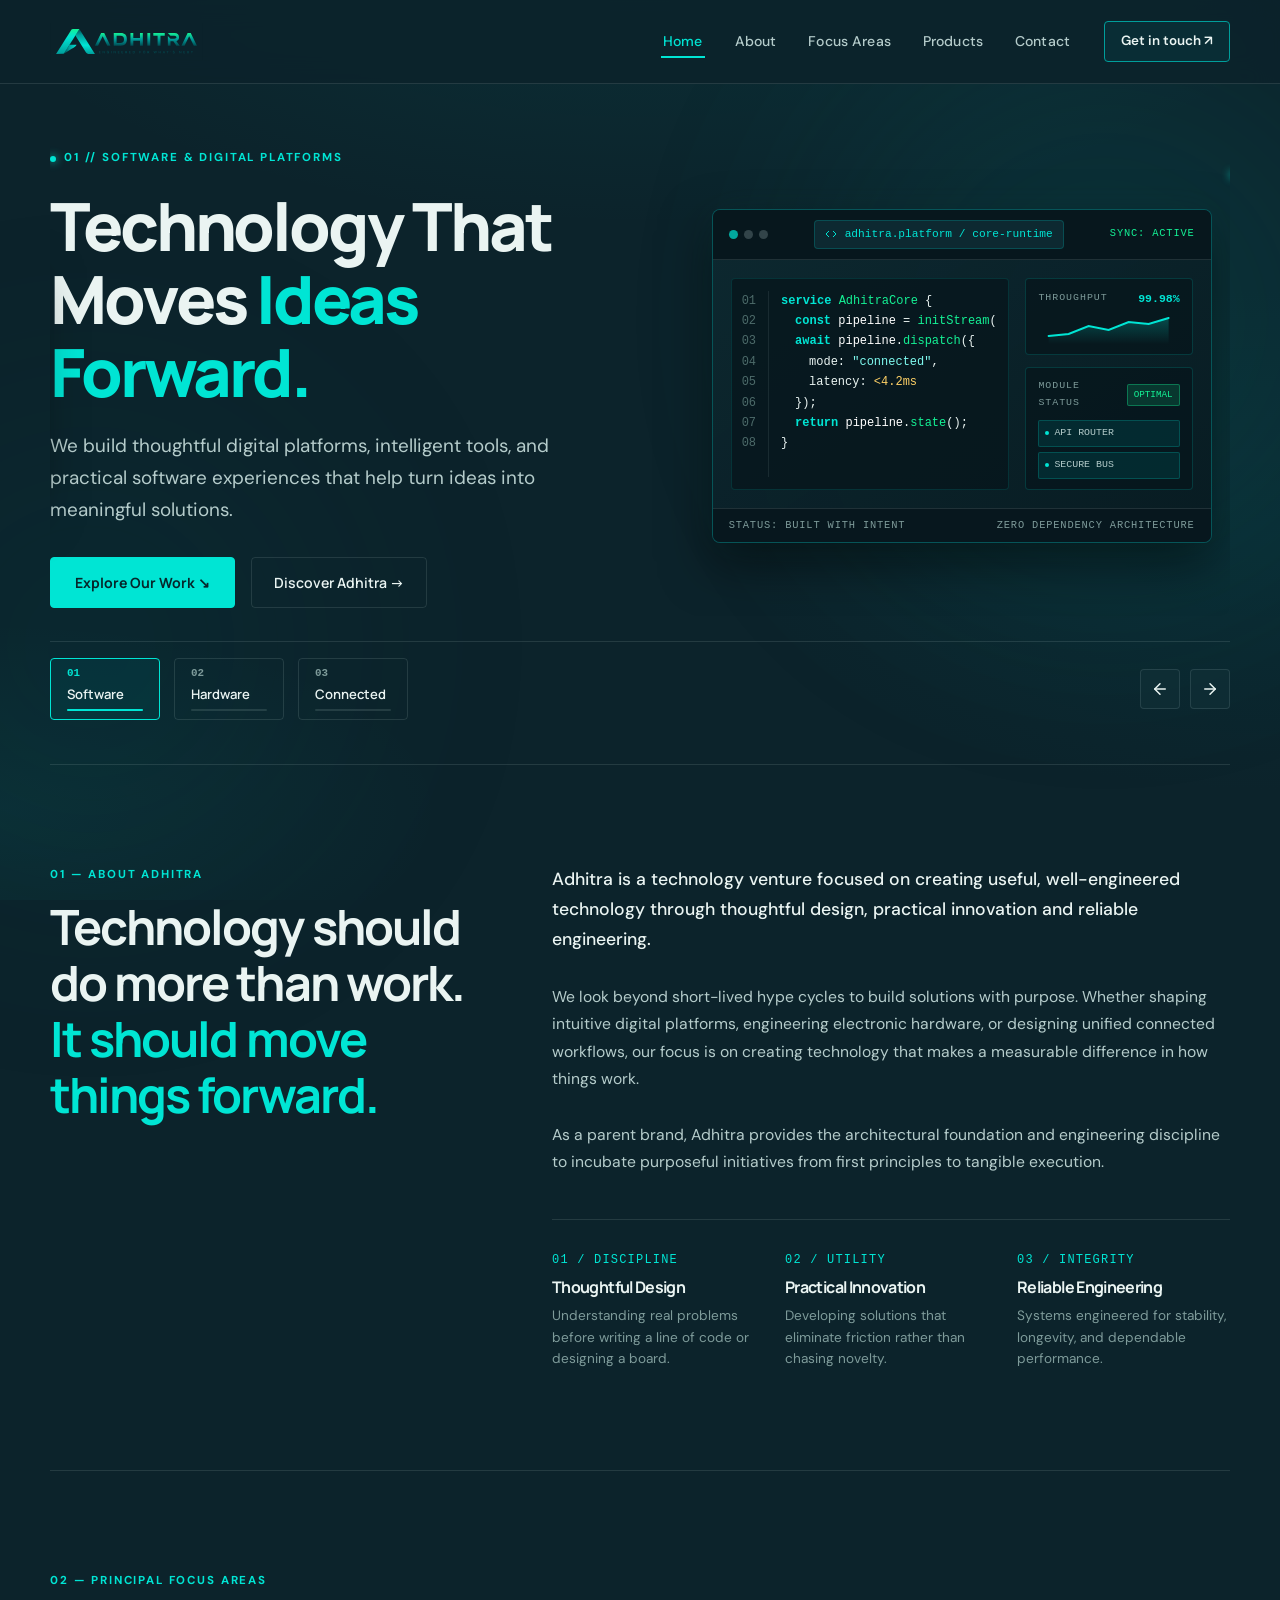
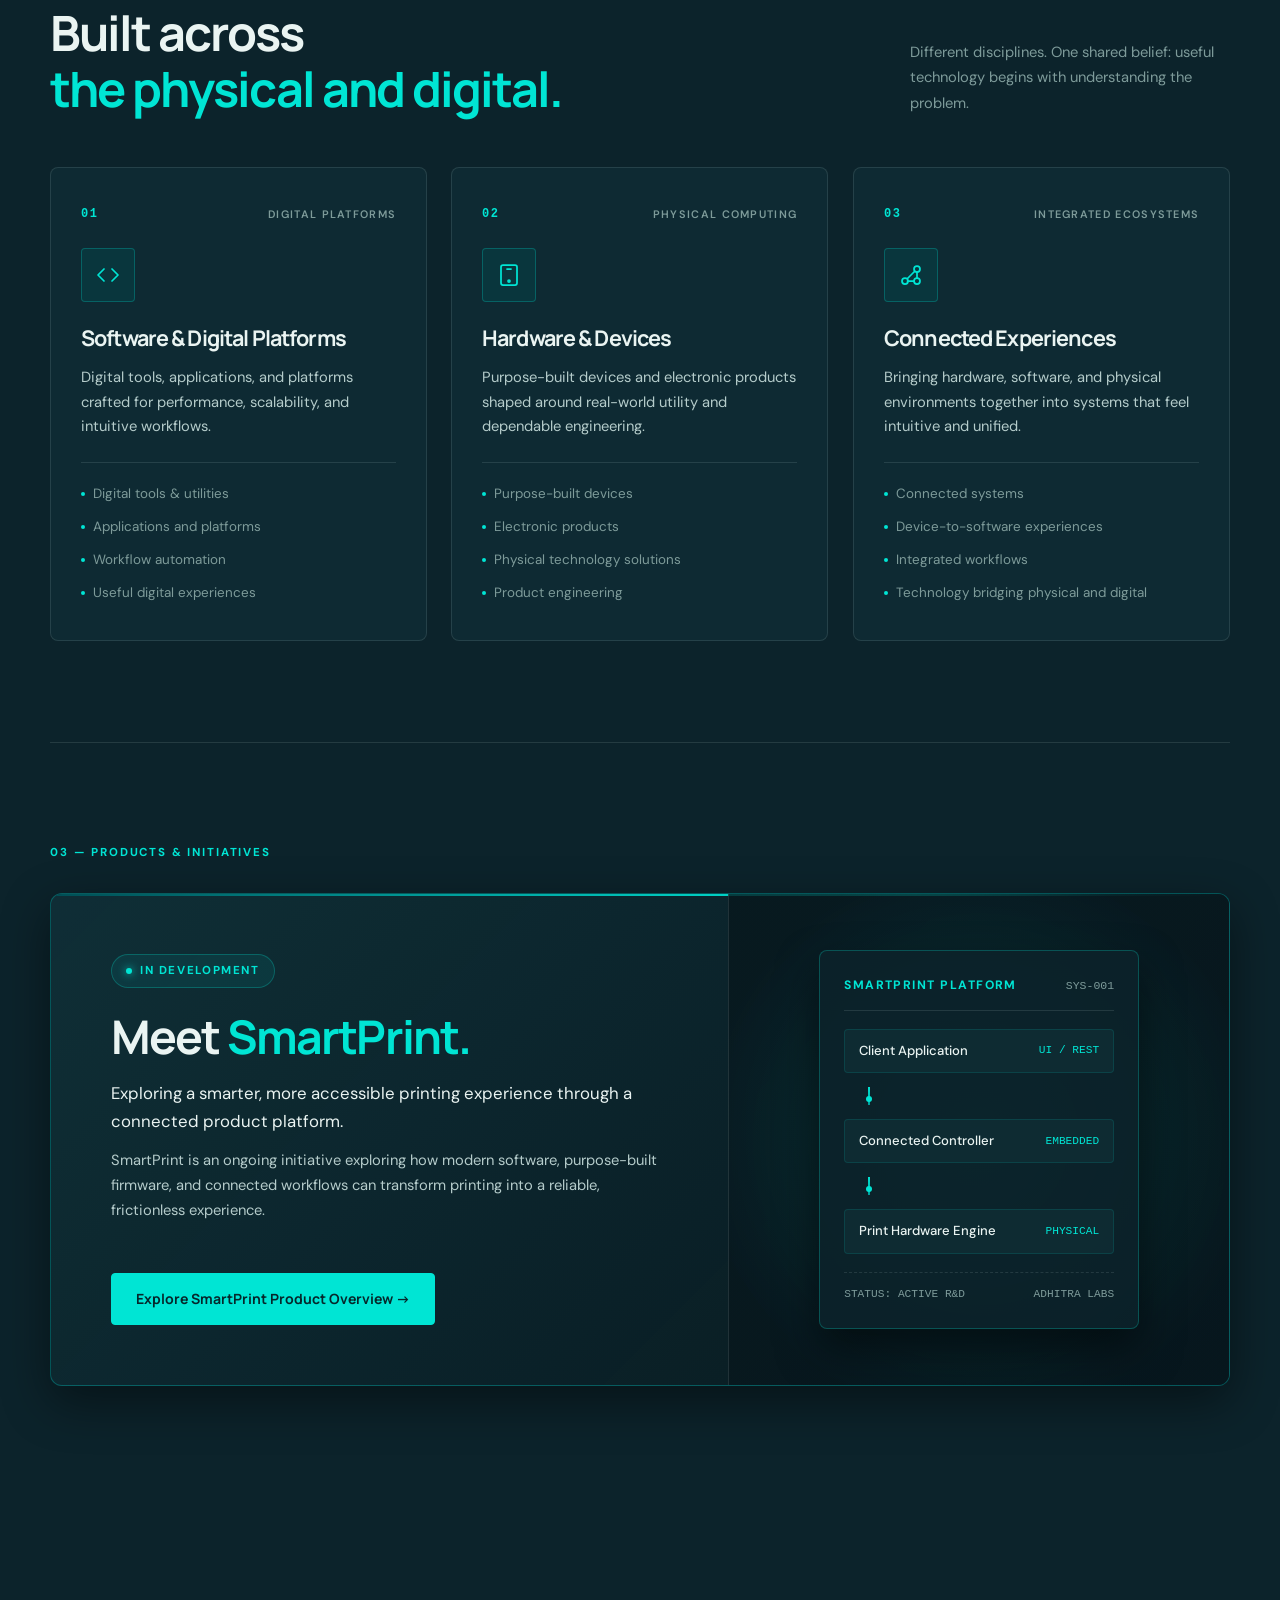
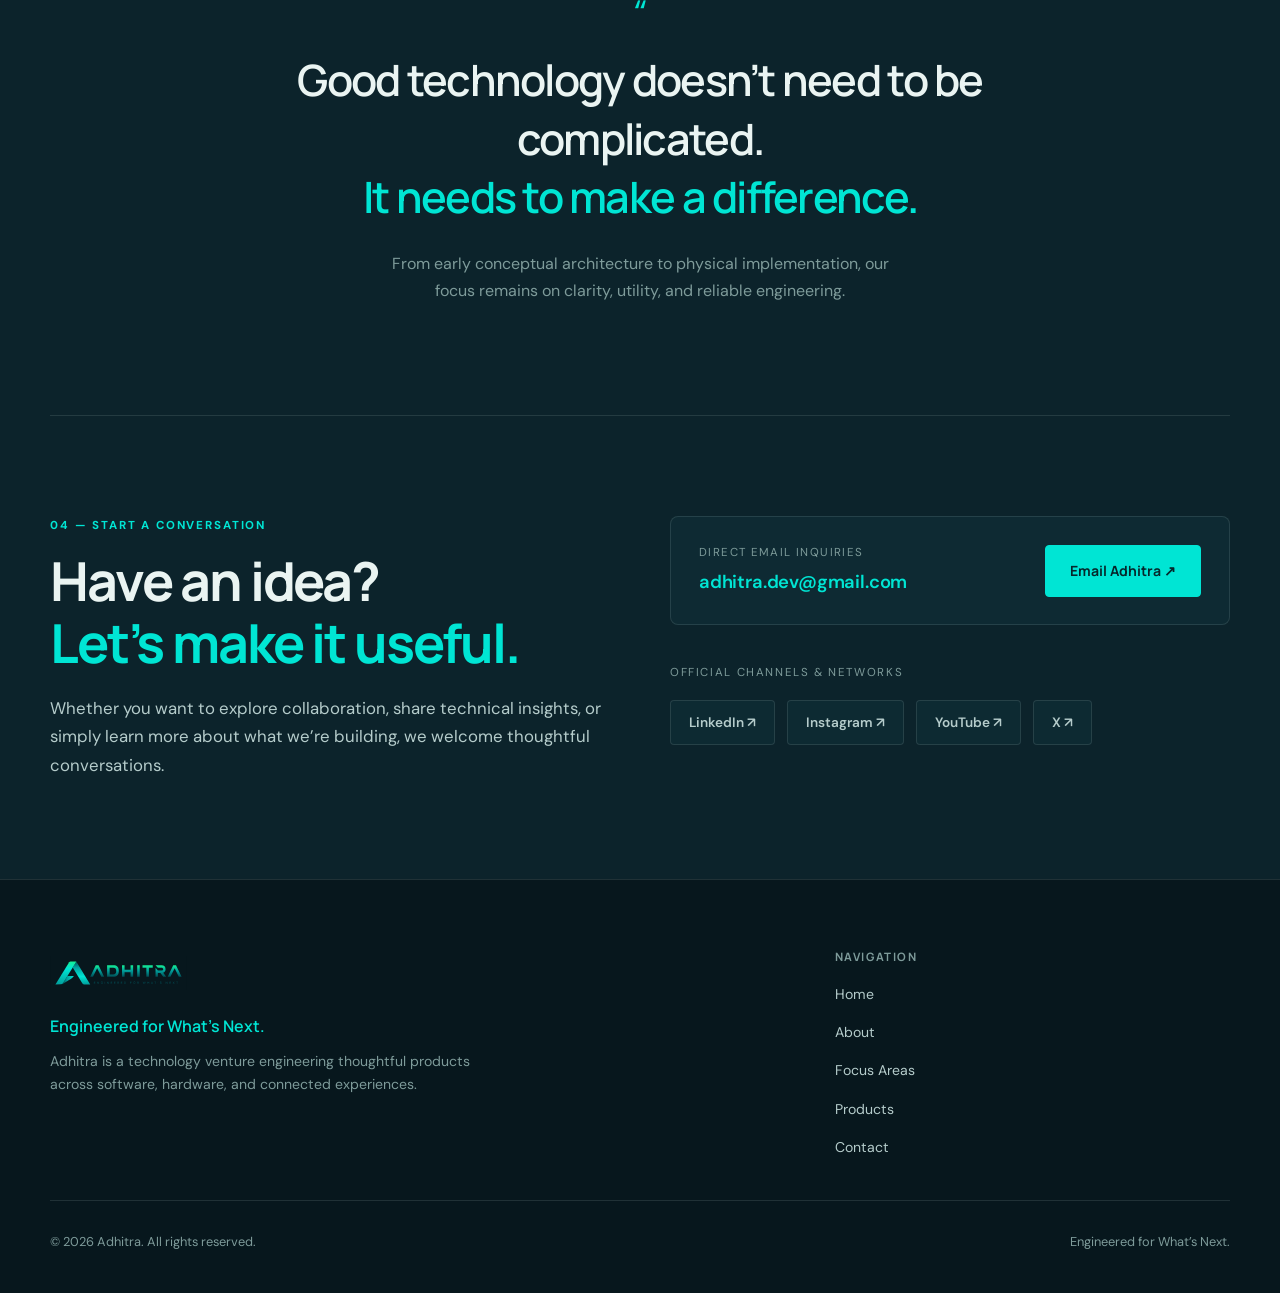
<file: index.html>
<!DOCTYPE html>
<html lang="en">

<head>
    <meta charset="utf-8">
    <meta name="viewport" content="width=device-width, initial-scale=1">
    <meta name="theme-color" content="#0C232B">
    <meta name="color-scheme" content="dark">
    <title>Adhitra — Engineered for What's Next</title>

    <!-- Search Engine Indexing Directives -->
    <meta name="description"
        content="Adhitra is a technology venture engineering thoughtful products across software, hardware, and connected experiences. Engineered for What's Next.">
    <meta name="author" content="Adhitra">
    <meta name="keywords"
        content="Adhitra, technology venture, software platforms, hardware engineering, connected products, IoT, embedded systems, physical computing, SmartPrint, technology innovation">
    <meta name="robots" content="index, follow, max-snippet:-1, max-image-preview:large, max-video-preview:-1">
    <meta name="googlebot" content="index, follow, max-snippet:-1, max-image-preview:large, max-video-preview:-1">
    <meta name="bingbot" content="index, follow">
    <link rel="canonical" href="https://adhitra.github.io/adhitra-website/">

    <!-- Social Sharing Preview (Open Graph for LinkedIn, WhatsApp, Facebook, iMessage) -->
    <meta property="og:site_name" content="Adhitra">
    <meta property="og:title" content="Adhitra — Engineered for What's Next">
    <meta property="og:description"
        content="Adhitra is a technology venture engineering thoughtful products across software, hardware, and connected experiences.">
    <meta property="og:type" content="website">
    <meta property="og:url" content="https://adhitra.github.io/adhitra-website/">
    <meta property="og:locale" content="en_US">
    <meta property="og:image" content="https://adhitra.github.io/adhitra-website/assets/brand/og_preview.png">
    <meta property="og:image:secure_url" content="https://adhitra.github.io/adhitra-website/assets/brand/og_preview.png">
    <meta property="og:image:type" content="image/png">
    <meta property="og:image:width" content="1200">
    <meta property="og:image:height" content="630">
    <meta property="og:image:alt" content="Adhitra — Engineered for What's Next | Corporate Technology Venture">

    <!-- Social Sharing Preview (Twitter / X Card) -->
    <meta name="twitter:card" content="summary_large_image">
    <meta name="twitter:site" content="@AdhitraTech">
    <meta name="twitter:creator" content="@AdhitraTech">
    <meta name="twitter:title" content="Adhitra — Engineered for What's Next">
    <meta name="twitter:description"
        content="Adhitra is a technology venture engineering thoughtful products across software, hardware, and connected experiences.">
    <meta name="twitter:image" content="https://adhitra.github.io/adhitra-website/assets/brand/og_preview.png">
    <meta name="twitter:image:alt" content="Adhitra — Engineered for What's Next">

    <!-- Favicon using approved Adhitra symbol -->
    <link rel="icon" type="image/svg+xml" href="assets/brand/logo_symbol.svg">
    <link rel="alternate icon" type="image/png" href="assets/brand/logo_symbol.png">
    <link rel="apple-touch-icon" href="assets/brand/logo_symbol.png">

    <!-- Structured Data: Schema.org (Organization & WebSite) -->
    <script type="application/ld+json">
    {
      "@context": "https://schema.org",
      "@graph": [
        {
          "@type": "Organization",
          "@id": "https://adhitra.github.io/adhitra-website/#organization",
          "name": "Adhitra",
          "legalName": "Adhitra",
          "url": "https://adhitra.github.io/adhitra-website/",
          "logo": {
            "@type": "ImageObject",
            "url": "https://adhitra.github.io/adhitra-website/assets/brand/logo_full_dark_bg.png",
            "caption": "Adhitra Logo"
          },
          "image": "https://adhitra.github.io/adhitra-website/assets/brand/og_preview.png",
          "slogan": "Engineered for What's Next.",
          "description": "Adhitra is a technology venture engineering thoughtful products across software platforms, physical hardware, and connected experiences.",
          "email": "adhitra.dev@gmail.com",
          "sameAs": [
            "https://www.linkedin.com/company/adhitra/",
            "https://www.instagram.com/adhitra.tech/",
            "https://www.youtube.com/@AdhitraTech",
            "https://x.com/AdhitraTech"
          ],
          "knowsAbout": [
            "Software & Digital Platforms",
            "Hardware & Devices",
            "Connected Experiences",
            "Physical Computing",
            "SmartPrint"
          ]
        },
        {
          "@type": "WebSite",
          "@id": "https://adhitra.github.io/adhitra-website/#website",
          "url": "https://adhitra.github.io/adhitra-website/",
          "name": "Adhitra",
          "description": "Official corporate website and parent-brand presence for Adhitra — Engineered for What's Next.",
          "publisher": {
            "@id": "https://adhitra.github.io/adhitra-website/#organization"
          },
          "inLanguage": "en-US"
        }
      ]
    }
    </script>

    <!-- Typography: Manrope (Headings) & DM Sans (Body) -->
    <link rel="preconnect" href="https://fonts.googleapis.com">
    <link rel="preconnect" href="https://fonts.gstatic.com" crossorigin>
    <link
        href="https://fonts.googleapis.com/css2?family=DM+Sans:ital,opsz,wght@0,9..40,400..700;1,9..40,400..700&family=Manrope:wght@500;600;700;800&display=swap"
        rel="stylesheet">

    <!-- Core Stylesheet -->
    <link rel="stylesheet" href="styles.css">
</head>

<body>
    <!-- Accessibility Skip Link -->
    <a href="#main-content" class="skip-link">Skip to main content</a>

    <!-- Subtle Ambient Lighting -->
    <div class="ambient-glow glow-1" aria-hidden="true"></div>
    <div class="ambient-glow glow-2" aria-hidden="true"></div>

    <!-- Header and Navigation -->
    <header class="site-header" id="header">
        <div class="wrap header-inner">
            <a class="brand-link" href="./" aria-label="Adhitra Home">
                <img src="assets/brand/logo_full.svg" alt="Adhitra" class="header-logo" width="160" height="38">
            </a>

            <button class="menu-toggle" id="menu-toggle" aria-label="Toggle navigation menu" aria-expanded="false"
                aria-controls="main-nav">
                <span class="bar"></span>
                <span class="bar"></span>
                <span class="bar"></span>
            </button>

            <nav class="main-nav" id="main-nav" aria-label="Primary navigation">
                <ul class="nav-links">
                    <li><a href="#home" class="nav-item">Home</a></li>
                    <li><a href="#about" class="nav-item">About</a></li>
                    <li><a href="#focus" class="nav-item">Focus Areas</a></li>
                    <li><a href="#products" class="nav-item">Products</a></li>
                    <li><a href="#contact" class="nav-item">Contact</a></li>
                </ul>
                <a class="btn-nav-cta" href="#contact">Get in touch ↗</a>
            </nav>
        </div>
    </header>

    <main id="main-content">
        <!-- Hero Brand Carousel Section -->
        <section class="hero-carousel-section wrap" id="home" role="region" aria-roledescription="carousel"
            aria-label="Adhitra Technology Focus Carousel">
            <div class="carousel-container" id="hero-carousel">
                <div class="carousel-track" id="carousel-track">
                    <!-- Slide 01: Software & Digital Platforms -->
                    <article class="carousel-slide active" role="group" aria-roledescription="slide"
                        aria-label="1 of 3: Software & Digital Platforms" data-slide="0">
                        <div class="slide-grid">
                            <div class="slide-copy">
                                <p class="eyebrow">01 // SOFTWARE &amp; DIGITAL PLATFORMS</p>
                                <h1>Technology That<br>Moves <em>Ideas Forward.</em></h1>
                                <p class="hero-lead">We build thoughtful digital platforms, intelligent tools, and
                                    practical software experiences that help turn ideas into meaningful solutions.</p>
                                <div class="hero-actions">
                                    <a class="btn-primary" href="#focus">Explore Our Work ↘</a>
                                    <a class="btn-secondary" href="#about">Discover Adhitra →</a>
                                </div>
                            </div>

                            <div class="slide-visual" aria-hidden="true">
                                <div class="software-workstation">
                                    <div class="workstation-chrome">
                                        <div class="chrome-dots">
                                            <span></span><span></span><span></span>
                                        </div>
                                        <div class="chrome-tab">
                                            <svg width="12" height="12" viewBox="0 0 24 24" fill="none"
                                                stroke="currentColor" stroke-width="2">
                                                <polyline points="16 18 22 12 16 6"></polyline>
                                                <polyline points="8 6 2 12 8 18"></polyline>
                                            </svg>
                                            <span>adhitra.platform / core-runtime</span>
                                        </div>
                                        <span class="chrome-status">SYNC: ACTIVE</span>
                                    </div>

                                    <div class="workstation-body">
                                        <div class="code-pane">
                                            <div class="line-numbers">
                                                <span>01</span><span>02</span><span>03</span><span>04</span><span>05</span><span>06</span><span>07</span><span>08</span>
                                            </div>
                                            <div class="code-content">
                                                <p><span class="c-kw">service</span> <span class="c-fn">AdhitraCore</span> {</p>
                                                <p class="indent-1"><span class="c-kw">const</span> <span class="c-var">pipeline</span> = <span class="c-fn">initStream</span>();</p>
                                                <p class="indent-1"><span class="c-kw">await</span> <span class="c-var">pipeline</span>.<span class="c-fn">dispatch</span>({</p>
                                                <p class="indent-2">mode: <span class="c-str">"connected"</span>,</p>
                                                <p class="indent-2">latency: <span class="c-num">&lt;4.2ms</span></p>
                                                <p class="indent-1">});</p>
                                                <p class="indent-1"><span class="c-ret">return</span> <span class="c-var">pipeline</span>.<span class="c-fn">state</span>();</p>
                                                <p>}</p>
                                            </div>
                                        </div>

                                        <div class="telemetry-pane">
                                            <div class="telemetry-card">
                                                <div class="telemetry-header">
                                                    <span class="t-label">THROUGHPUT</span>
                                                    <span class="t-val">99.98%</span>
                                                </div>
                                                <div class="sparkline">
                                                    <svg viewBox="0 0 120 28" fill="none" class="spark-svg">
                                                        <path d="M0 20 L20 18 L40 10 L60 14 L80 6 L100 8 L120 2"
                                                            stroke="#00E5D4" stroke-width="2" stroke-linecap="round" />
                                                        <path d="M0 20 L20 18 L40 10 L60 14 L80 6 L100 8 L120 2 L120 28 L0 28 Z"
                                                            fill="url(#sparkGrad)" opacity="0.25" />
                                                        <defs>
                                                            <linearGradient id="sparkGrad" x1="0" y1="0" x2="0" y2="1">
                                                                <stop offset="0%" stop-color="#00E5D4" />
                                                                <stop offset="100%" stop-color="#00E5D4" stop-opacity="0" />
                                                            </linearGradient>
                                                        </defs>
                                                    </svg>
                                                </div>
                                            </div>

                                            <div class="telemetry-card">
                                                <div class="telemetry-header">
                                                    <span class="t-label">MODULE STATUS</span>
                                                    <span class="t-badge">OPTIMAL</span>
                                                </div>
                                                <div class="module-chips">
                                                    <span class="m-chip active">API ROUTER</span>
                                                    <span class="m-chip active">SECURE BUS</span>
                                                </div>
                                            </div>
                                        </div>
                                    </div>

                                    <div class="workstation-foot">
                                        <span>STATUS: BUILT WITH INTENT</span>
                                        <span>ZERO DEPENDENCY ARCHITECTURE</span>
                                    </div>
                                </div>
                            </div>
                        </div>
                    </article>

                    <!-- Slide 02: Hardware & Devices -->
                    <article class="carousel-slide" role="group" aria-roledescription="slide"
                        aria-label="2 of 3: Hardware & Devices" data-slide="1" aria-hidden="true">
                        <div class="slide-grid">
                            <div class="slide-copy">
                                <p class="eyebrow">02 // HARDWARE &amp; DEVICES</p>
                                <h1>Engineering Beyond<br><em>the Screen.</em></h1>
                                <p class="hero-lead">We explore purpose-built devices, electronics, and physical
                                    technology solutions designed to solve practical problems.</p>
                                <div class="hero-actions">
                                    <a class="btn-primary" href="#focus">Explore Our Work ↘</a>
                                    <a class="btn-secondary" href="#about">Discover Adhitra →</a>
                                </div>
                            </div>

                            <div class="slide-visual" aria-hidden="true">
                                <div class="hardware-chassis">
                                    <div class="chassis-header">
                                        <div class="chassis-spec">
                                            <span class="crosshair">+</span>
                                            <span>SPEC // 148.0mm × 92.5mm</span>
                                        </div>
                                        <span class="chassis-id">REV // B.2026</span>
                                    </div>

                                    <div class="pcb-surface">
                                        <div class="copper-grid"></div>

                                        <!-- Main Microcontroller / Silicon SoC -->
                                        <div class="soc-package">
                                            <div class="soc-die">
                                                <span class="soc-label">ADHITRA</span>
                                                <span class="soc-sub">SOC · D-40</span>
                                                <span class="soc-dot"></span>
                                            </div>
                                            <div class="soc-pins pin-top"></div>
                                            <div class="soc-pins pin-bottom"></div>
                                            <div class="soc-pins pin-left"></div>
                                            <div class="soc-pins pin-right"></div>
                                        </div>

                                        <!-- Auxiliary Components -->
                                        <div class="pcb-component comp-osc">
                                            <span>32.0 MHz</span>
                                        </div>
                                        <div class="pcb-component comp-reg">
                                            <span>3V3 LDO</span>
                                        </div>
                                        <div class="heatsink-fins">
                                            <span></span><span></span><span></span><span></span>
                                        </div>

                                        <!-- Test points and bus lines -->
                                        <div class="pcb-trace trace-1"></div>
                                        <div class="pcb-trace trace-2"></div>
                                        <div class="test-points">
                                            <div class="tp"><span>TP1</span></div>
                                            <div class="tp"><span>TP2</span></div>
                                            <div class="tp"><span>TP3</span></div>
                                        </div>
                                    </div>

                                    <div class="chassis-footer">
                                        <span>SURFACE MOUNT ASSEMBLY</span>
                                        <span>PHYSICAL ENGINEERING DEPT</span>
                                    </div>
                                </div>
                            </div>
                        </div>
                    </article>

                    <!-- Slide 03: Connected Experiences -->
                    <article class="carousel-slide" role="group" aria-roledescription="slide"
                        aria-label="3 of 3: Connected Experiences" data-slide="2" aria-hidden="true">
                        <div class="slide-grid">
                            <div class="slide-copy">
                                <p class="eyebrow">03 // CONNECTED EXPERIENCES</p>
                                <h1>Bringing Technology<br><em>Together.</em></h1>
                                <p class="hero-lead">We connect software, devices, and systems to create useful,
                                    integrated experiences across the physical and digital world.</p>
                                <div class="hero-actions">
                                    <a class="btn-primary" href="#focus">Explore Our Work ↘</a>
                                    <a class="btn-secondary" href="#about">Discover Adhitra →</a>
                                </div>
                            </div>

                            <div class="slide-visual" aria-hidden="true">
                                <div class="ecosystem-stage">
                                    <!-- Device Node (Physical) -->
                                    <div class="node-box physical-node">
                                        <div class="node-badge">PHYSICAL DEVICE</div>
                                        <div class="device-mini-chassis">
                                            <div class="sensor-indicator">
                                                <span class="pulse-ring"></span>
                                                <span class="sensor-dot"></span>
                                            </div>
                                            <div class="device-readout">
                                                <span>NODE: EDG-01</span>
                                                <small>TELEMETRY LINK</small>
                                            </div>
                                        </div>
                                        <div class="port-bar">
                                            <span>UART</span><span>I2C</span><span>SPI</span>
                                        </div>
                                    </div>

                                    <!-- Bridging Connection Stream -->
                                    <div class="bridge-stream">
                                        <div class="stream-line">
                                            <span class="data-packet p1"></span>
                                            <span class="data-packet p2"></span>
                                            <span class="data-packet p3"></span>
                                        </div>
                                        <span class="stream-label">SYNC · TLS 1.3</span>
                                    </div>

                                    <!-- Digital Platform Node (Software) -->
                                    <div class="node-box digital-node">
                                        <div class="node-badge">DIGITAL CONSOLE</div>
                                        <div class="console-screen">
                                            <div class="console-row">
                                                <span class="c-key">STATE:</span>
                                                <span class="c-val connected">CONNECTED</span>
                                            </div>
                                            <div class="console-row">
                                                <span class="c-key">LATENCY:</span>
                                                <span class="c-val">3.8 ms</span>
                                            </div>
                                            <div class="console-row">
                                                <span class="c-key">BUFFER:</span>
                                                <span class="c-val">CLEARED</span>
                                            </div>
                                        </div>
                                        <div class="switch-bar">
                                            <span class="switch-pill on">AUTO-SYNC</span>
                                        </div>
                                    </div>
                                </div>
                            </div>
                        </div>
                    </article>
                </div>
            </div>

            <!-- Carousel Navigation & Indicators Footer -->
            <div class="carousel-nav-bar">
                <!-- Pagination Indicators -->
                <div class="carousel-indicators" role="tablist" aria-label="Hero slide selection">
                    <button class="indicator-tab active" role="tab" aria-selected="true" data-slide-index="0"
                        aria-label="Slide 1: Software & Digital Platforms">
                        <span class="tab-index">01</span>
                        <span class="tab-title">Software</span>
                        <span class="tab-meter"><span class="tab-progress"></span></span>
                    </button>
                    <button class="indicator-tab" role="tab" aria-selected="false" data-slide-index="1"
                        aria-label="Slide 2: Hardware & Devices">
                        <span class="tab-index">02</span>
                        <span class="tab-title">Hardware</span>
                        <span class="tab-meter"><span class="tab-progress"></span></span>
                    </button>
                    <button class="indicator-tab" role="tab" aria-selected="false" data-slide-index="2"
                        aria-label="Slide 3: Connected Experiences">
                        <span class="tab-index">03</span>
                        <span class="tab-title">Connected</span>
                        <span class="tab-meter"><span class="tab-progress"></span></span>
                    </button>
                </div>

                <!-- Previous / Next Controls -->
                <div class="carousel-arrows" aria-label="Slide navigation arrows">
                    <button class="arrow-btn" id="hero-prev" aria-label="Previous slide" title="Previous slide">
                        <svg width="18" height="18" viewBox="0 0 24 24" fill="none" stroke="currentColor"
                            stroke-width="2" stroke-linecap="round" stroke-linejoin="round">
                            <line x1="19" y1="12" x2="5" y2="12"></line>
                            <polyline points="12 19 5 12 12 5"></polyline>
                        </svg>
                    </button>
                    <button class="arrow-btn" id="hero-next" aria-label="Next slide" title="Next slide">
                        <svg width="18" height="18" viewBox="0 0 24 24" fill="none" stroke="currentColor"
                            stroke-width="2" stroke-linecap="round" stroke-linejoin="round">
                            <line x1="5" y1="12" x2="19" y2="12"></line>
                            <polyline points="12 5 19 12 12 19"></polyline>
                        </svg>
                    </button>
                </div>
            </div>
        </section>

        <!-- About Adhitra Section -->
        <section class="section wrap" id="about">
            <div class="about-layout">
                <div class="about-header reveal-on-scroll">
                    <p class="kicker">01 — ABOUT ADHITRA</p>
                    <h2>Technology should do more than work.<br><em>It should move things forward.</em></h2>
                </div>

                <div class="about-content reveal-on-scroll stagger-1">
                    <p class="lead-p">Adhitra is a technology venture focused on creating useful, well-engineered
                        technology through thoughtful design, practical innovation and reliable engineering.</p>
                    <p>We look beyond short-lived hype cycles to build solutions with purpose. Whether shaping intuitive
                        digital platforms, engineering electronic hardware, or designing unified connected workflows,
                        our focus is on creating technology that makes a measurable difference in how things work.</p>
                    <p>As a parent brand, Adhitra provides the architectural foundation and engineering discipline to
                        incubate purposeful initiatives from first principles to tangible execution.</p>

                    <div class="principles-grid">
                        <div class="principle-item reveal-on-scroll stagger-1">
                            <span class="principle-num">01 / DISCIPLINE</span>
                            <h3>Thoughtful Design</h3>
                            <p>Understanding real problems before writing a line of code or designing a board.</p>
                        </div>
                        <div class="principle-item reveal-on-scroll stagger-2">
                            <span class="principle-num">02 / UTILITY</span>
                            <h3>Practical Innovation</h3>
                            <p>Developing solutions that eliminate friction rather than chasing novelty.</p>
                        </div>
                        <div class="principle-item reveal-on-scroll stagger-3">
                            <span class="principle-num">03 / INTEGRITY</span>
                            <h3>Reliable Engineering</h3>
                            <p>Systems engineered for stability, longevity, and dependable performance.</p>
                        </div>
                    </div>
                </div>
            </div>
        </section>

        <!-- Focus Areas Section -->
        <section class="section wrap" id="focus">
            <div class="focus-header reveal-on-scroll">
                <div class="focus-header-copy">
                    <p class="kicker">02 — PRINCIPAL FOCUS AREAS</p>
                    <h2>Built across<br><em>the physical and digital.</em></h2>
                </div>
                <p class="focus-header-sub">Different disciplines. One shared belief: useful technology begins with
                    understanding the problem.</p>
            </div>

            <div class="focus-cards">
                <!-- Card 1 -->
                <article class="focus-card reveal-on-scroll stagger-1">
                    <div class="card-top">
                        <span class="card-index">01</span>
                        <span class="card-tag">DIGITAL PLATFORMS</span>
                    </div>
                    <div class="card-icon" aria-hidden="true">
                        <svg width="24" height="24" viewBox="0 0 24 24" fill="none" stroke="currentColor"
                            stroke-width="1.75" stroke-linecap="round" stroke-linejoin="round">
                            <polyline points="16 18 22 12 16 6"></polyline>
                            <polyline points="8 6 2 12 8 18"></polyline>
                        </svg>
                    </div>
                    <h3>Software &amp; Digital Platforms</h3>
                    <p>Digital tools, applications, and platforms crafted for performance, scalability, and intuitive
                        workflows.</p>
                    <ul class="card-bullets">
                        <li>Digital tools &amp; utilities</li>
                        <li>Applications and platforms</li>
                        <li>Workflow automation</li>
                        <li>Useful digital experiences</li>
                    </ul>
                </article>

                <!-- Card 2 -->
                <article class="focus-card reveal-on-scroll stagger-2">
                    <div class="card-top">
                        <span class="card-index">02</span>
                        <span class="card-tag">PHYSICAL COMPUTING</span>
                    </div>
                    <div class="card-icon" aria-hidden="true">
                        <svg width="24" height="24" viewBox="0 0 24 24" fill="none" stroke="currentColor"
                            stroke-width="1.75" stroke-linecap="round" stroke-linejoin="round">
                            <rect x="4" y="2" width="16" height="20" rx="2" ry="2"></rect>
                            <circle cx="12" cy="18" r="1"></circle>
                            <line x1="10" y1="6" x2="14" y2="6"></line>
                        </svg>
                    </div>
                    <h3>Hardware &amp; Devices</h3>
                    <p>Purpose-built devices and electronic products shaped around real-world utility and dependable
                        engineering.</p>
                    <ul class="card-bullets">
                        <li>Purpose-built devices</li>
                        <li>Electronic products</li>
                        <li>Physical technology solutions</li>
                        <li>Product engineering</li>
                    </ul>
                </article>

                <!-- Card 3 -->
                <article class="focus-card reveal-on-scroll stagger-3">
                    <div class="card-top">
                        <span class="card-index">03</span>
                        <span class="card-tag">INTEGRATED ECOSYSTEMS</span>
                    </div>
                    <div class="card-icon" aria-hidden="true">
                        <svg width="24" height="24" viewBox="0 0 24 24" fill="none" stroke="currentColor"
                            stroke-width="1.75" stroke-linecap="round" stroke-linejoin="round">
                            <circle cx="6" cy="18" r="3"></circle>
                            <circle cx="18" cy="6" r="3"></circle>
                            <path d="M8.5 15.5l7-7"></path>
                            <circle cx="18" cy="18" r="3"></circle>
                            <path d="M18 9v6"></path>
                            <path d="M8.5 18H15"></path>
                        </svg>
                    </div>
                    <h3>Connected Experiences</h3>
                    <p>Bringing hardware, software, and physical environments together into systems that feel intuitive and
                        unified.</p>
                    <ul class="card-bullets">
                        <li>Connected systems</li>
                        <li>Device-to-software experiences</li>
                        <li>Integrated workflows</li>
                        <li>Technology bridging physical and digital</li>
                    </ul>
                </article>
            </div>
        </section>

        <!-- Products and Initiatives Section -->
        <section class="section wrap" id="products">
            <p class="kicker">03 — PRODUCTS &amp; INITIATIVES</p>
            <div class="product-showcase reveal-on-scroll">
                <div class="product-panel">
                    <div class="product-copy">
                        <span class="status-badge">
                            <span class="status-pulse"></span>
                            In Development
                        </span>
                        <h2>Meet <em>SmartPrint.</em></h2>
                        <p class="product-desc">Exploring a smarter, more accessible printing experience through a
                            connected product platform.</p>
                        <p class="product-meta">SmartPrint is an ongoing initiative exploring how modern software,
                            purpose-built firmware, and connected workflows can transform printing into a reliable,
                            frictionless experience.</p>
                        <div style="margin-top: 20px;">
                            <a class="btn-primary" href="smartprint/">
                                Explore SmartPrint Product Overview →
                            </a>
                        </div>
                    </div>

                    <div class="product-visual" aria-hidden="true">
                        <div class="hardware-schematic">
                            <div class="schematic-header">
                                <span class="schematic-title">SmartPrint Platform</span>
                                <span class="schematic-id">SYS-001</span>
                            </div>

                            <div class="schematic-stage">
                                <div class="node-row">
                                    <span>Client Application</span>
                                    <span class="node-tag">UI / REST</span>
                                </div>
                                <div class="connector-line"></div>
                                <div class="node-row">
                                    <span>Connected Controller</span>
                                    <span class="node-tag">EMBEDDED</span>
                                </div>
                                <div class="connector-line"></div>
                                <div class="node-row">
                                    <span>Print Hardware Engine</span>
                                    <span class="node-tag">PHYSICAL</span>
                                </div>
                            </div>

                            <div class="schematic-footer">
                                <span>STATUS: ACTIVE R&amp;D</span>
                                <span>ADHITRA LABS</span>
                            </div>
                        </div>
                    </div>
                </div>
            </div>
        </section>

        <!-- Vision / Brand Statement Section -->
        <section class="vision-section wrap" aria-label="Adhitra Philosophy">
            <div class="vision-inner reveal-on-scroll">
                <span class="vision-mark" aria-hidden="true">“</span>
                <blockquote class="vision-quote">
                    Good technology doesn’t need to be complicated.<br><em>It needs to make a difference.</em>
                </blockquote>
                <p class="vision-note">From early conceptual architecture to physical implementation, our focus remains on
                    clarity, utility, and reliable engineering.</p>
            </div>
        </section>

        <!-- Contact Section -->
        <section class="section wrap" id="contact">
            <div class="contact-grid">
                <div class="contact-header reveal-on-scroll">
                    <p class="kicker">04 — START A CONVERSATION</p>
                    <h2>Have an idea?<br><em>Let’s make it useful.</em></h2>
                    <p class="contact-info-intro">Whether you want to explore collaboration, share technical insights, or
                        simply learn more about what we’re building, we welcome thoughtful conversations.</p>
                </div>

                <div class="contact-info reveal-on-scroll stagger-1">
                    <div class="email-card">
                        <div>
                            <p class="email-label">DIRECT EMAIL INQUIRIES</p>
                            <a class="email-address" href="mailto:adhitra.dev@gmail.com">adhitra.dev@gmail.com</a>
                        </div>
                        <a class="btn-primary" href="mailto:adhitra.dev@gmail.com">Email Adhitra ↗</a>
                    </div>

                    <div class="social-block">
                        <p class="social-title">OFFICIAL CHANNELS &amp; NETWORKS</p>
                        <div class="social-links">
                            <a class="social-btn" href="https://www.linkedin.com/company/adhitra/" target="_blank"
                                rel="noopener noreferrer">
                                LinkedIn ↗
                            </a>
                            <a class="social-btn" href="https://www.instagram.com/adhitra.tech/" target="_blank"
                                rel="noopener noreferrer">
                                Instagram ↗
                            </a>
                            <a class="social-btn" href="https://www.youtube.com/@AdhitraTech" target="_blank"
                                rel="noopener noreferrer">
                                YouTube ↗
                            </a>
                            <a class="social-btn" href="https://x.com/AdhitraTech" target="_blank"
                                rel="noopener noreferrer">
                                X ↗
                            </a>
                        </div>
                    </div>
                </div>
            </div>
        </section>
    </main>

    <!-- Footer -->
    <footer class="site-footer">
        <div class="wrap">
            <div class="footer-top">
                <div class="footer-brand">
                    <a href="#home" class="brand-link" aria-label="Adhitra Home">
                        <img src="assets/brand/logo_full.svg" alt="Adhitra" class="footer-logo" width="150"
                            height="36">
                    </a>
                    <p class="footer-tagline">Engineered for What’s Next.</p>
                    <p class="footer-mission">Adhitra is a technology venture engineering thoughtful products across
                        software, hardware, and connected experiences.</p>
                </div>

                <div class="footer-nav-col">
                    <h4>Navigation</h4>
                    <ul class="footer-links">
                        <li><a href="#home">Home</a></li>
                        <li><a href="#about">About</a></li>
                        <li><a href="#focus">Focus Areas</a></li>
                        <li><a href="#products">Products</a></li>
                        <li><a href="#contact">Contact</a></li>
                    </ul>
                </div>
            </div>

            <div class="footer-bottom">
                <div class="footer-copy">
                    <span>© <span id="year">2026</span> Adhitra. All rights reserved.</span>
                </div>
                <span>Engineered for What’s Next.</span>
            </div>
        </div>
    </footer>

    <!-- Universal Email Action Modal -->
    <div id="contact-email-modal" class="email-modal-backdrop" role="dialog" aria-modal="true" aria-labelledby="email-modal-title">
        <div class="email-modal-box">
            <button class="email-modal-close" id="email-modal-close" aria-label="Close dialog">&times;</button>
            <span class="email-modal-badge">DIRECT INQUIRY // ADHITRA</span>
            <h3 class="email-modal-title" id="email-modal-title">Connect with <em>Adhitra</em></h3>
            <p class="email-modal-subtitle">Direct communication with our engineering and executive leadership.</p>
            <div class="email-modal-field">
                <span class="email-modal-address" id="email-modal-address">adhitra.dev@gmail.com</span>
                <button class="email-modal-copy-btn" id="email-modal-copy-btn" type="button">📋 Copy</button>
            </div>
            <div class="email-modal-actions">
                <a class="email-modal-action-btn primary" id="email-modal-gmail-btn" href="https://mail.google.com/mail/?view=cm&fs=1&to=adhitra.dev@gmail.com" target="_blank" rel="noopener noreferrer">
                    Open in Gmail Web ↗
                </a>
                <a class="email-modal-action-btn secondary" id="email-modal-native-btn" href="mailto:adhitra.dev@gmail.com">
                    Launch Default Mail Client
                </a>
            </div>
            <p class="email-modal-note">Email address automatically copied to your clipboard.</p>
        </div>
    </div>

    <!-- Main Javascript -->
    <script src="script.js"></script>
</body>

</html>
</file>
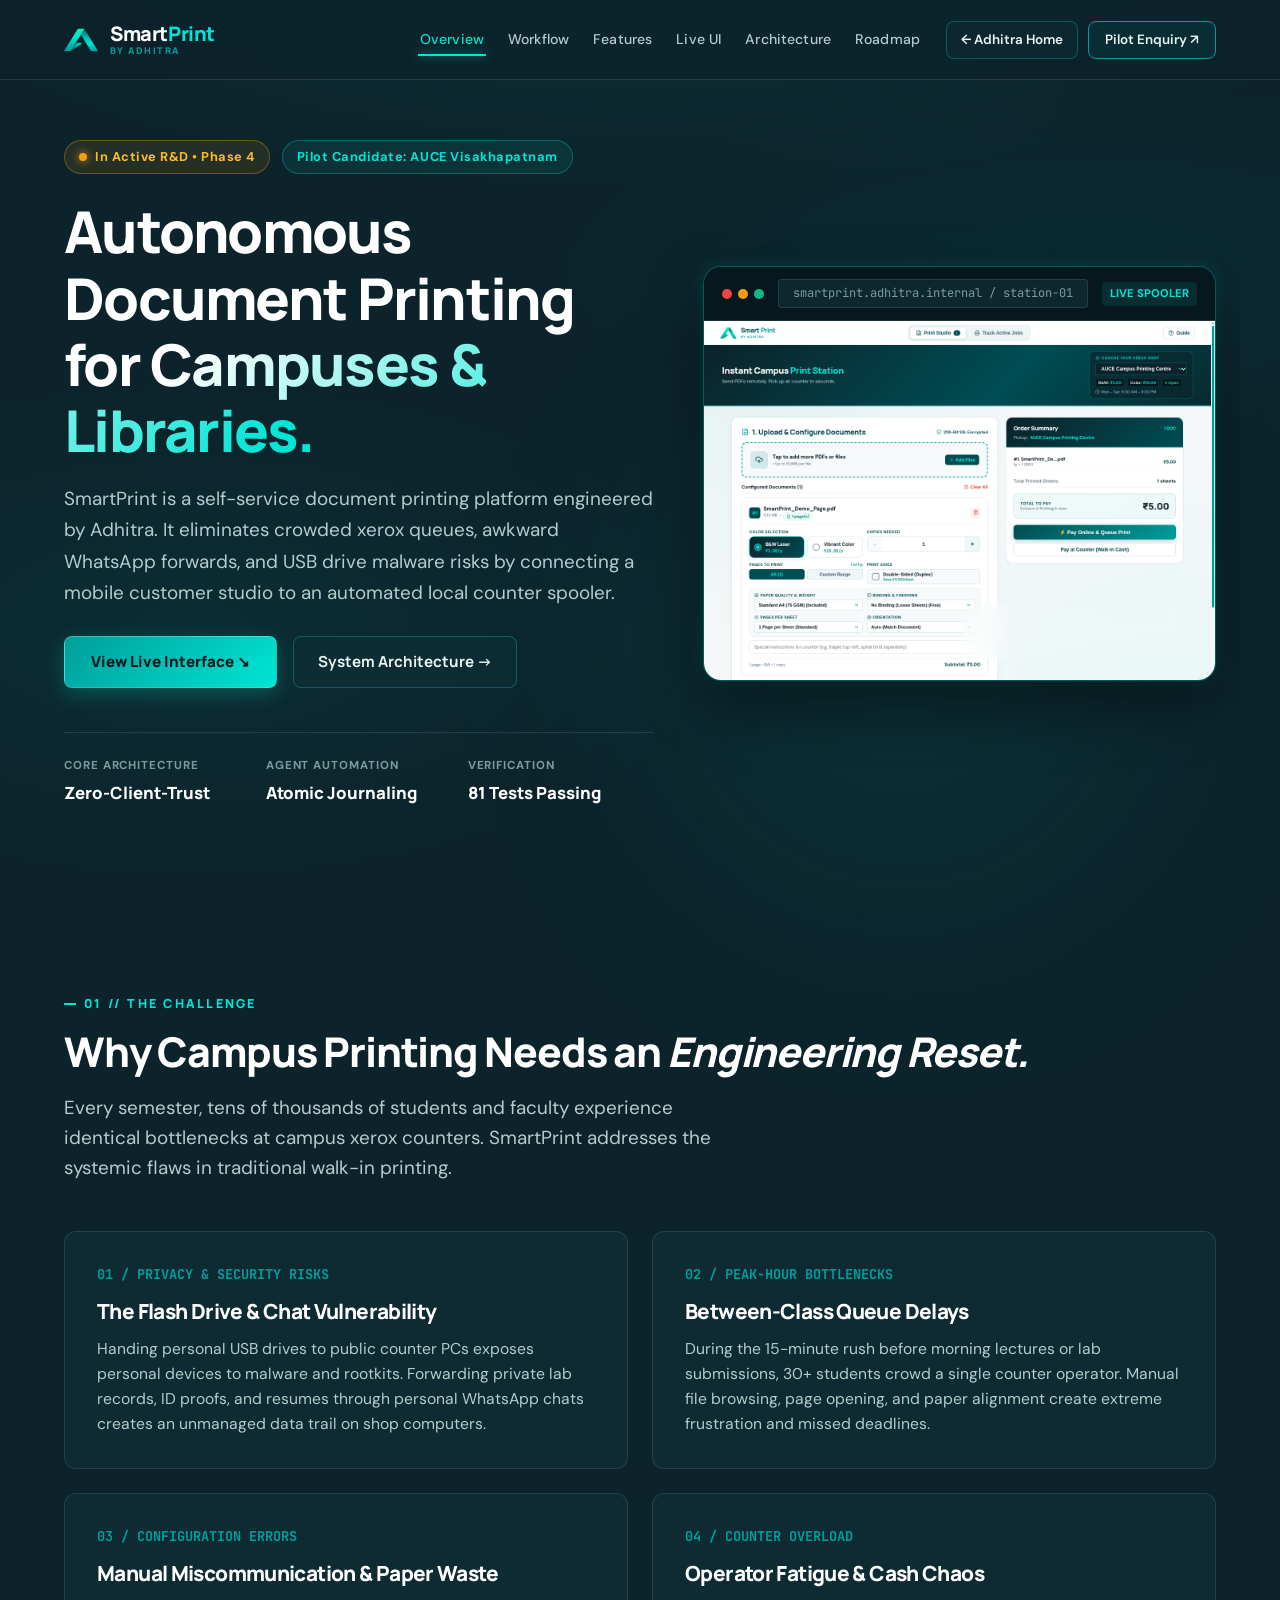
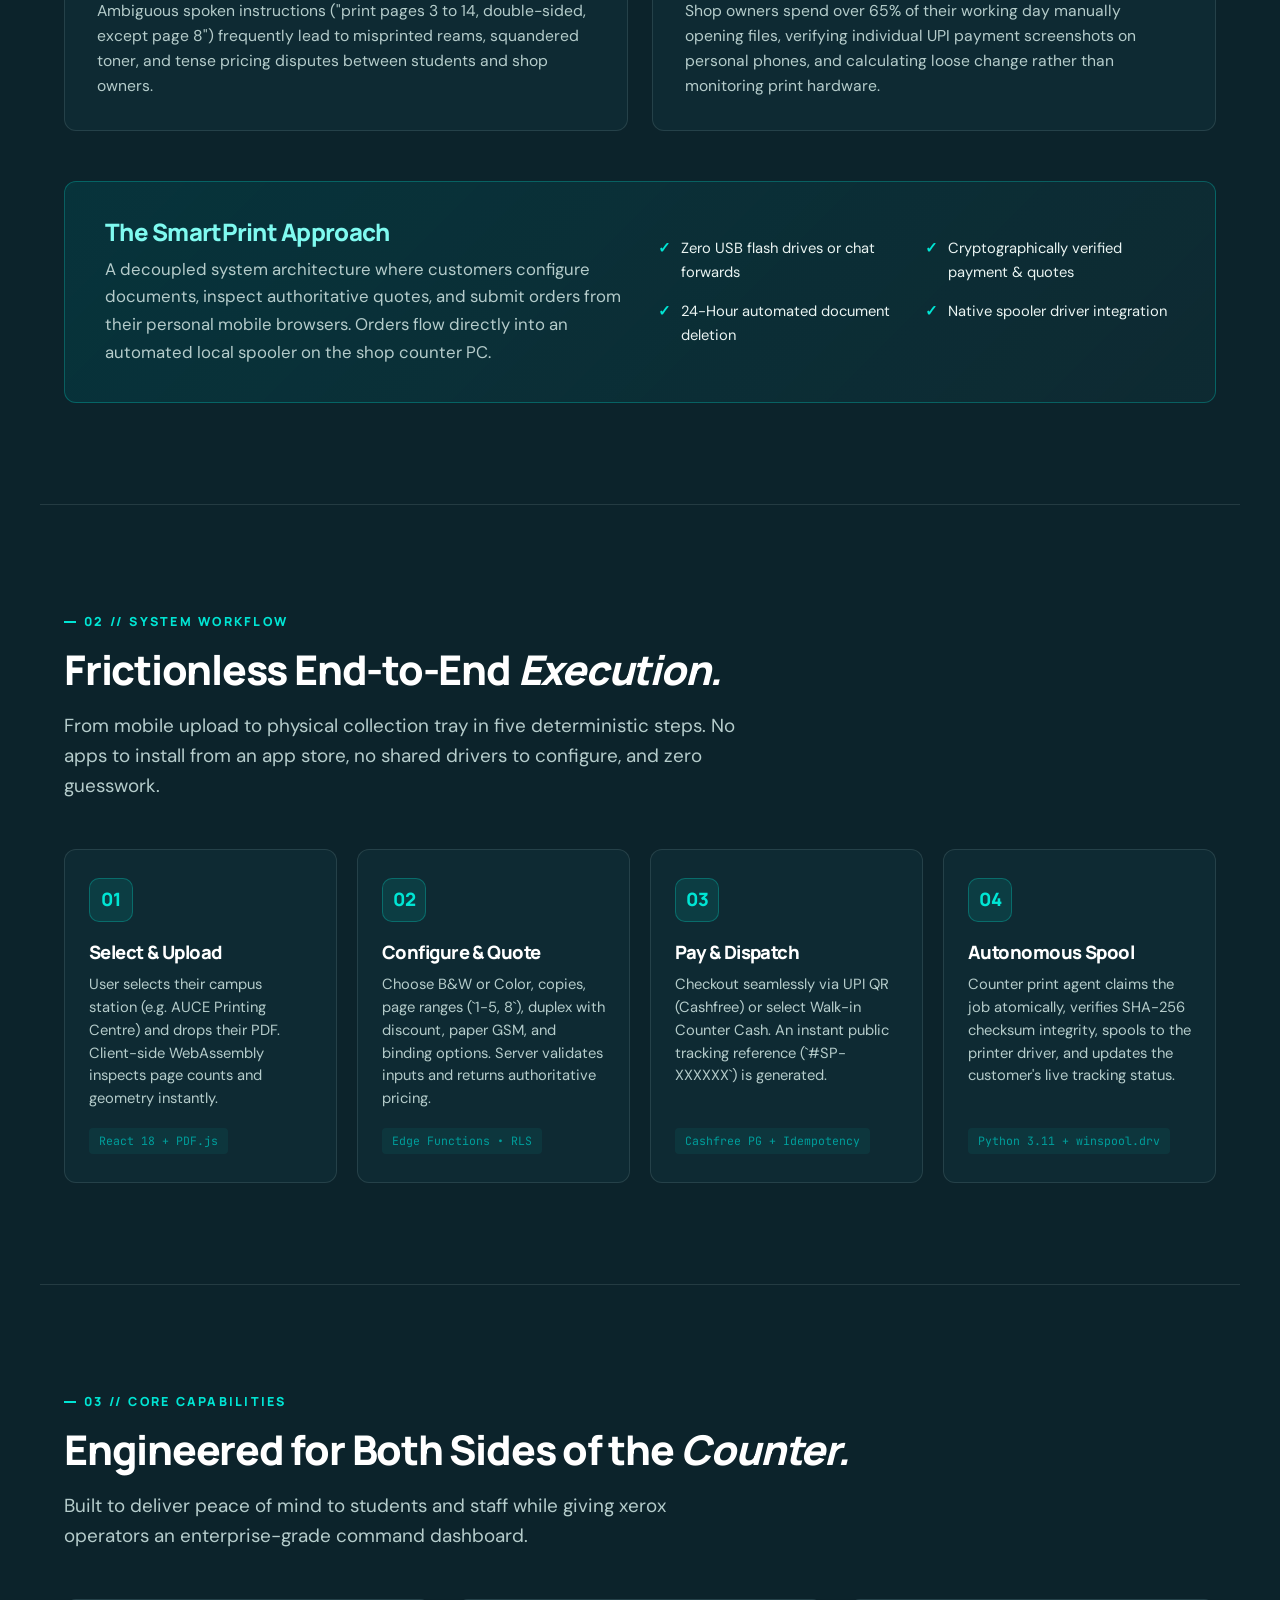
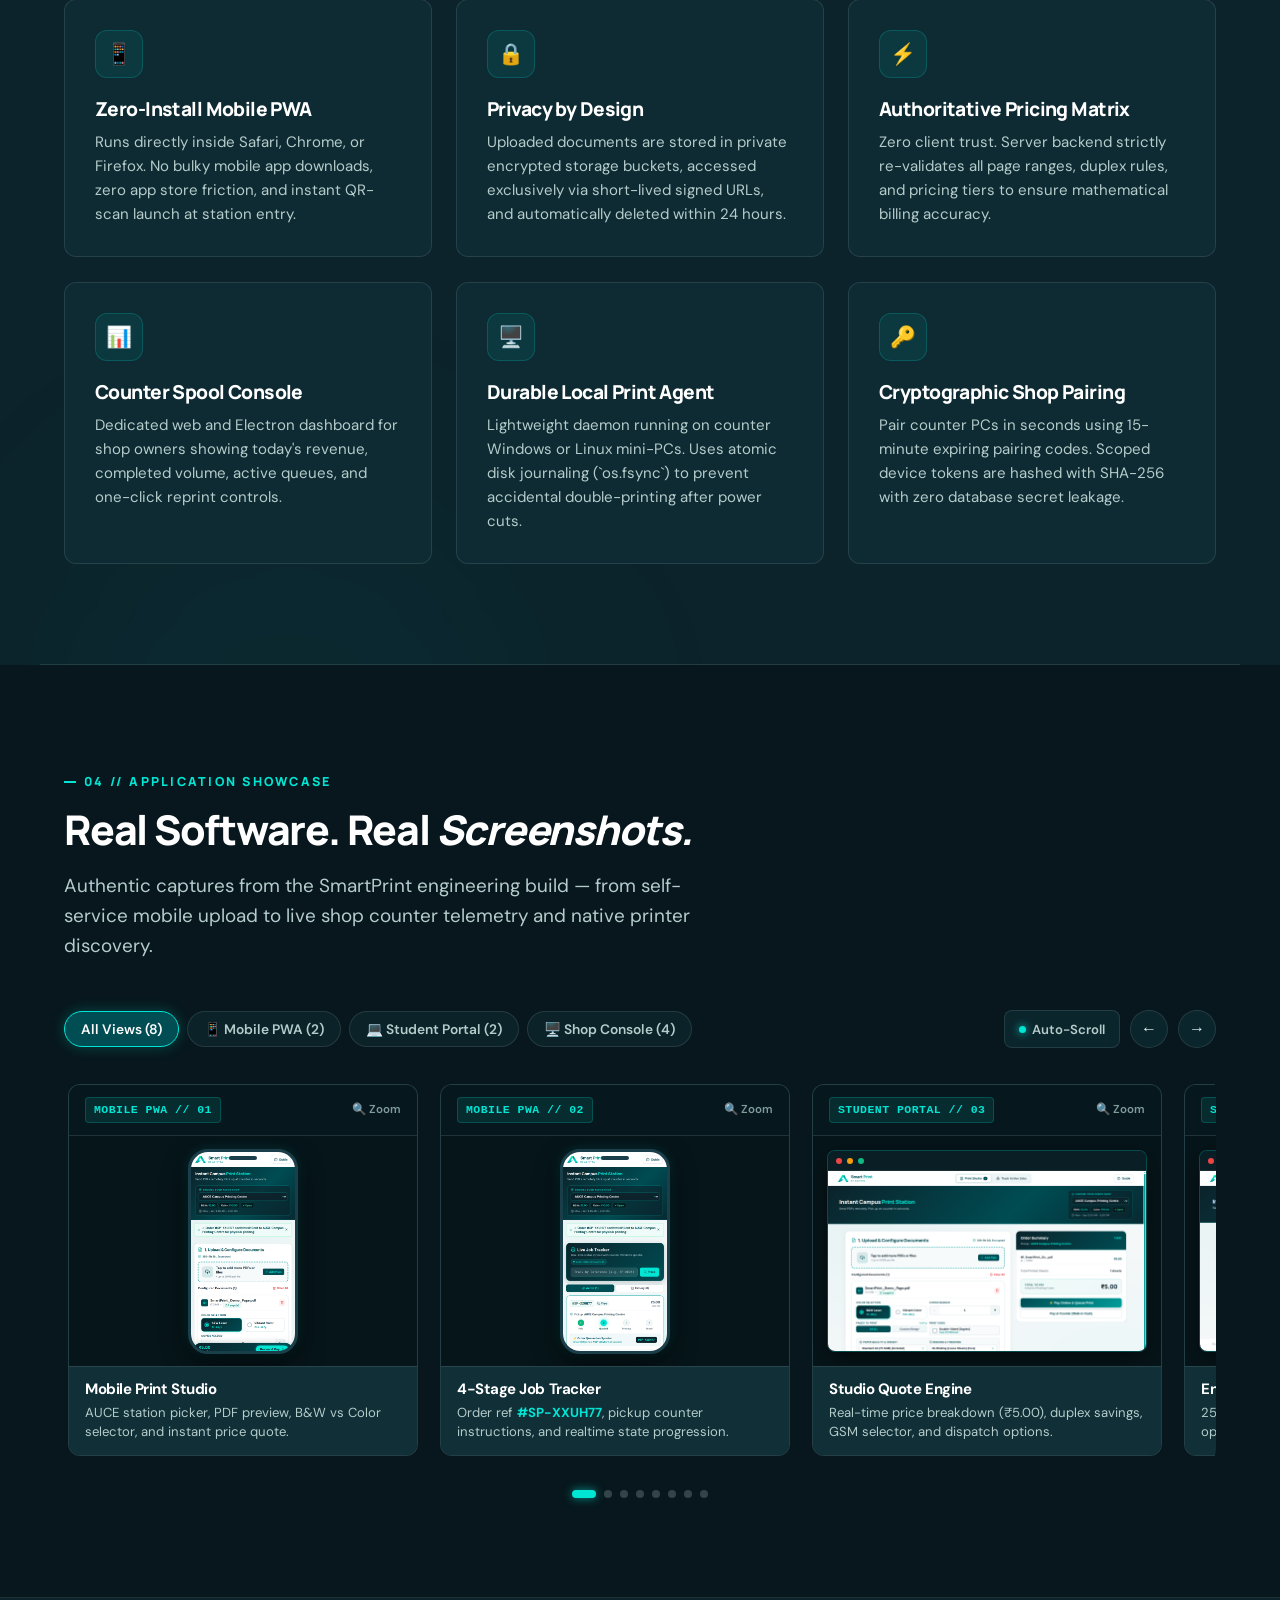
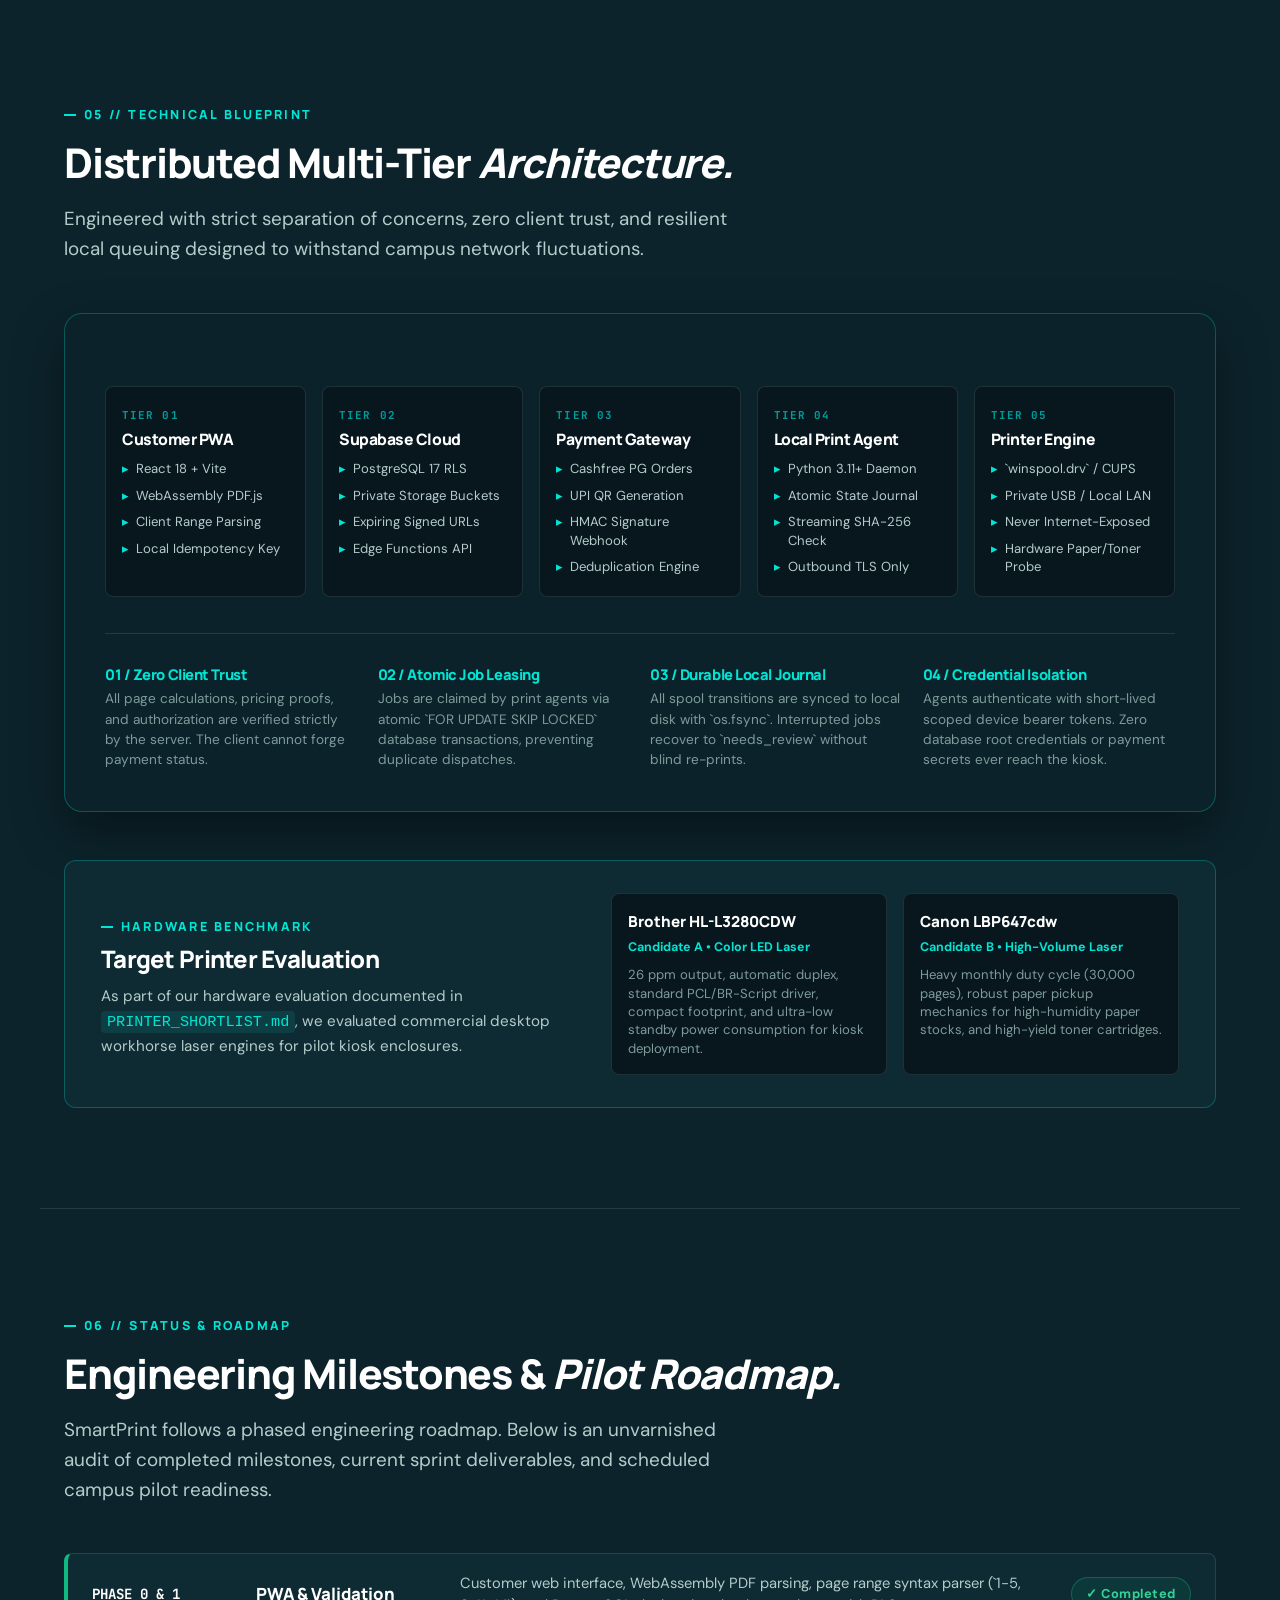
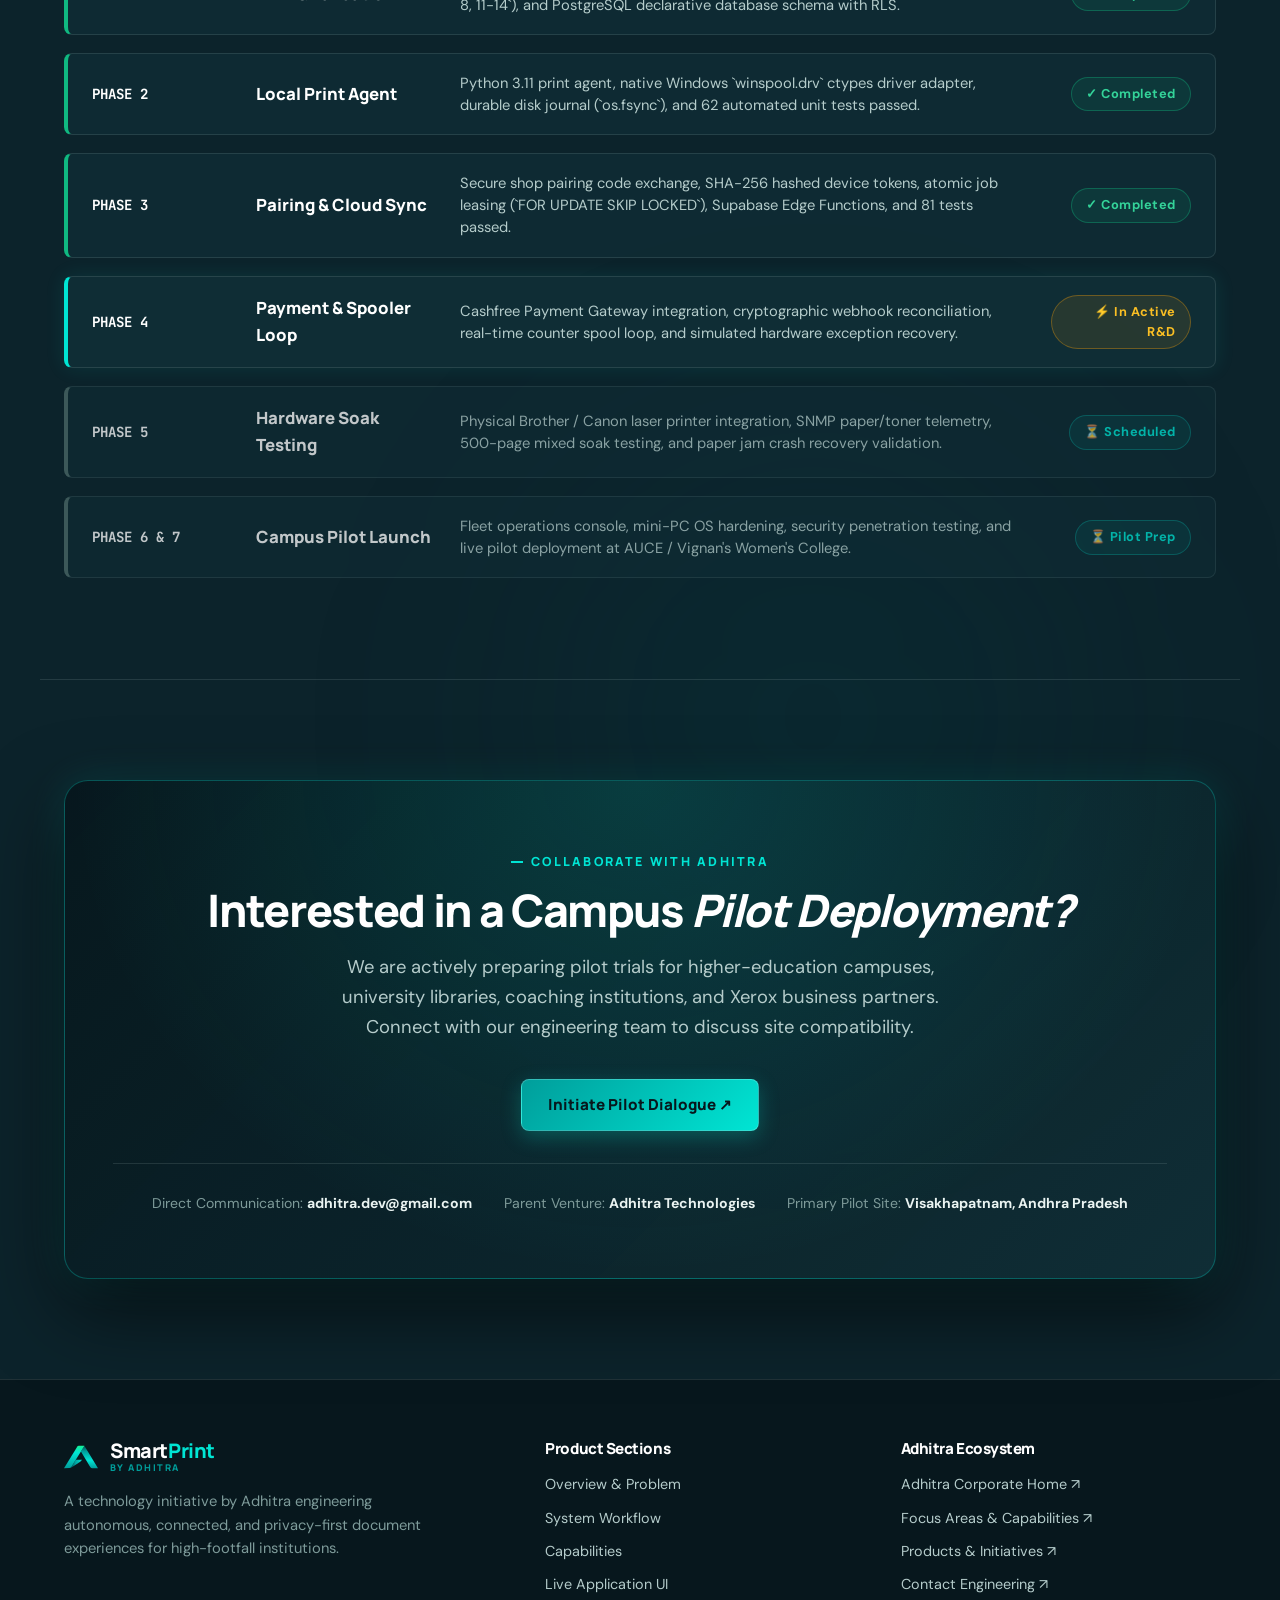
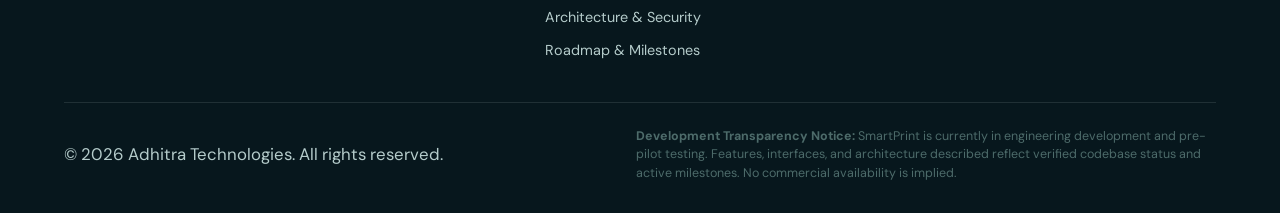
<file: smartprint/index.html>
<!DOCTYPE html>
<html lang="en">

<head>
    <meta charset="utf-8">
    <meta name="viewport" content="width=device-width, initial-scale=1">
    <meta name="theme-color" content="#0C232B">
    <meta name="color-scheme" content="dark">
    <title>SmartPrint by Adhitra — Autonomous Campus Document Printing Platform</title>

    <!-- SEO Meta Directives -->
    <meta name="description"
        content="SmartPrint by Adhitra is an autonomous, self-service document printing platform for colleges, universities, libraries, and high-footfall premises. In active engineering.">
    <meta name="author" content="Adhitra Technologies">
    <meta name="keywords"
        content="SmartPrint, Adhitra, self-service printing, campus printing, university xerox, print kiosk, autonomous printing, cloud document printing, IoT printing, AUCE pilot">
    <meta name="robots" content="index, follow, max-snippet:-1, max-image-preview:large, max-video-preview:-1">
    <link rel="canonical" href="https://adhitra.github.io/adhitra/smartprint/">

    <!-- Open Graph (Social Sharing Preview) -->
    <meta property="og:site_name" content="Adhitra">
    <meta property="og:title" content="SmartPrint by Adhitra — Autonomous Campus Document Printing Platform">
    <meta property="og:description"
        content="Self-service, private document printing for colleges and libraries. Explore the product architecture, real application interface, and development milestones.">
    <meta property="og:type" content="product">
    <meta property="og:url" content="https://adhitra.github.io/adhitra/smartprint/">
    <meta property="og:locale" content="en_US">
    <meta property="og:image" content="../assets/smartprint/smartprint_job_configured.png">
    <meta property="og:image:width" content="1280">
    <meta property="og:image:height" content="900">
    <meta property="og:image:alt" content="SmartPrint by Adhitra Application Interface">

    <!-- Twitter / X Card -->
    <meta name="twitter:card" content="summary_large_image">
    <meta name="twitter:site" content="@AdhitraTech">
    <meta name="twitter:creator" content="@AdhitraTech">
    <meta name="twitter:title" content="SmartPrint by Adhitra — Autonomous Campus Document Printing Platform">
    <meta name="twitter:description"
        content="Eliminating xerox queues, USB security risks, and printing friction with self-service mobile ordering and automated counter queue synchronization.">
    <meta name="twitter:image" content="../assets/smartprint/smartprint_job_configured.png">

    <!-- Favicon using approved Adhitra symbol -->
    <link rel="icon" type="image/svg+xml" href="../assets/brand/logo_symbol.svg">
    <link rel="alternate icon" type="image/png" href="../assets/brand/logo_symbol.png">
    <link rel="apple-touch-icon" href="../assets/brand/logo_symbol.png">

    <!-- Google Fonts: Manrope (Headings & UI) & DM Sans (Body) -->
    <link rel="preconnect" href="https://fonts.googleapis.com">
    <link rel="preconnect" href="https://fonts.gstatic.com" crossorigin>
    <link
        href="https://fonts.googleapis.com/css2?family=DM+Sans:ital,opsz,wght@0,9..40,400..700;1,9..40,400..700&family=JetBrains+Mono:wght@500;700&family=Manrope:wght@500;600;700;800&display=swap"
        rel="stylesheet">

    <!-- Stylesheet -->
    <link rel="stylesheet" href="styles.css">

    <!-- Structured Data: Schema.org Product & SoftwareApplication -->
    <script type="application/ld+json">
    {
      "@context": "https://schema.org",
      "@graph": [
        {
          "@type": "SoftwareApplication",
          "@id": "https://adhitra.github.io/adhitra/smartprint/#software",
          "name": "SmartPrint by Adhitra",
          "applicationCategory": "BusinessApplication",
          "operatingSystem": "Web, Windows 10/11, Linux",
          "description": "Self-service, autonomous document printing kiosk platform designed for colleges, universities, and high-footfall campuses.",
          "offers": {
            "@type": "Offer",
            "availability": "https://schema.org/PreOrder",
            "price": "0",
            "priceCurrency": "INR"
          },
          "publisher": {
            "@type": "Organization",
            "name": "Adhitra",
            "url": "https://adhitra.github.io/adhitra/"
          }
        },
        {
          "@type": "Product",
          "@id": "https://adhitra.github.io/adhitra/smartprint/#product",
          "name": "SmartPrint Campus Kiosk Platform",
          "brand": {
            "@type": "Brand",
            "name": "Adhitra"
          },
          "description": "A connected campus document printing experience combining mobile self-service web ordering with an automated local counter spooler.",
          "category": "Connected Printing Solutions",
          "releaseNotes": "Currently in Phase 4 of active pre-release engineering and campus pilot preparation."
        }
      ]
    }
    </script>
</head>

<body>
    <!-- Accessibility Skip Link -->
    <a href="#main-content" class="skip-link">Skip to main product content</a>

    <!-- Ambient Glow Accents -->
    <div class="ambient-glow glow-top" aria-hidden="true"></div>
    <div class="ambient-glow glow-mid" aria-hidden="true"></div>
    <div class="ambient-glow glow-bottom" aria-hidden="true"></div>

    <!-- Site Header & Product Navigation -->
    <header class="site-header" id="header">
        <div class="scroll-progress-bar" id="scroll-progress-bar" aria-hidden="true"></div>
        <div class="wrap header-inner">
            <a class="brand-combo" href="../" aria-label="Return to Adhitra Corporate Homepage">
                <img src="../assets/brand/logo_symbol.svg" alt="Adhitra Symbol" class="logo-symbol" width="34" height="34">
                <div class="logo-typography">
                    <span class="logo-text-product">Smart<span>Print</span></span>
                    <span class="logo-sub-tag">by ADHITRA</span>
                </div>
            </a>

            <button class="menu-toggle" id="menu-toggle" aria-label="Toggle navigation menu" aria-expanded="false"
                aria-controls="product-nav">
                <span class="bar"></span>
                <span class="bar"></span>
                <span class="bar"></span>
            </button>

            <nav class="product-nav" id="product-nav" aria-label="SmartPrint Product Navigation">
                <ul class="nav-links">
                    <li><a href="#overview" class="nav-item active">Overview</a></li>
                    <li><a href="#workflow" class="nav-item">Workflow</a></li>
                    <li><a href="#features" class="nav-item">Features</a></li>
                    <li><a href="#interface" class="nav-item">Live UI</a></li>
                    <li><a href="#architecture" class="nav-item">Architecture</a></li>
                    <li><a href="#status" class="nav-item">Roadmap</a></li>
                </ul>
                <div class="header-actions">
                    <a class="btn-nav-outline" href="../#products">← Adhitra Home</a>
                    <a class="btn-nav-cta" href="#contact">Pilot Enquiry ↗</a>
                </div>
            </nav>
        </div>
    </header>

    <main id="main-content">
        <!-- ==================================================================
             HERO SECTION
             ================================================================== -->
        <section class="hero-section wrap" id="overview">
            <div class="hero-grid">
                <div class="hero-copy reveal-on-scroll">
                    <div class="hero-status-row">
                        <span class="status-pill amber">
                            <span class="pulse-dot amber"></span>
                            In Active R&amp;D &bull; Phase 4
                        </span>
                        <span class="status-pill">
                            Pilot Candidate: AUCE Visakhapatnam
                        </span>
                    </div>

                    <h1 class="hero-title">
                        Autonomous Document Printing for <em>Campuses &amp; Libraries.</em>
                    </h1>

                    <p class="hero-lead">
                        SmartPrint is a self-service document printing platform engineered by Adhitra. It eliminates crowded xerox queues, awkward WhatsApp forwards, and USB drive malware risks by connecting a mobile customer studio to an automated local counter spooler.
                    </p>

                    <div class="hero-actions">
                        <a class="btn-primary" href="#interface">
                            View Live Interface ↘
                        </a>
                        <a class="btn-secondary" href="#architecture">
                            System Architecture →
                        </a>
                    </div>

                    <div class="hero-specs-bar">
                        <div class="spec-cell">
                            <span class="spec-label">Core Architecture</span>
                            <span class="spec-val">Zero-Client-Trust</span>
                        </div>
                        <div class="spec-cell">
                            <span class="spec-label">Agent Automation</span>
                            <span class="spec-val">Atomic Journaling</span>
                        </div>
                        <div class="spec-cell">
                            <span class="spec-label">Verification</span>
                            <span class="spec-val">81 Tests Passing</span>
                        </div>
                    </div>
                </div>

                <div class="hero-visual reveal-on-scroll stagger-1">
                    <div class="mockup-frame">
                        <div class="mockup-header">
                            <div class="mockup-dots">
                                <span></span><span></span><span></span>
                            </div>
                            <span class="mockup-address">smartprint.adhitra.internal / station-01</span>
                            <span class="mockup-tag">LIVE SPOOLER</span>
                        </div>
                        <div class="mockup-image-container zoomable-ui" data-title="SmartPrint Customer Print Studio & Order Configuration">
                            <img src="../assets/smartprint/smartprint_job_configured.png"
                                alt="SmartPrint Document Configuration and Order Summary Interface"
                                width="1280" height="900" loading="eager">
                            <div class="mockup-floating-badge">
                                <div class="badge-icon-box">⚡</div>
                                <div class="badge-info">
                                    <span class="badge-title">Order #SP-XXUH77</span>
                                    <span class="badge-sub">Authoritative Quote: ₹5.00</span>
                                </div>
                            </div>
                        </div>
                    </div>
                </div>
            </div>
        </section>

        <!-- ==================================================================
             PROBLEM & SOLUTION
             ================================================================== -->
        <section class="section wrap" id="problem">
            <div class="section-header reveal-on-scroll">
                <span class="section-kicker">01 // THE CHALLENGE</span>
                <h2>Why Campus Printing Needs an <em>Engineering Reset.</em></h2>
                <p class="section-lead">
                    Every semester, tens of thousands of students and faculty experience identical bottlenecks at campus xerox counters. SmartPrint addresses the systemic flaws in traditional walk-in printing.
                </p>
            </div>

            <div class="problem-grid">
                <article class="problem-card reveal-on-scroll stagger-1">
                    <div class="problem-num">01 / PRIVACY &amp; SECURITY RISKS</div>
                    <h3 class="problem-title">The Flash Drive &amp; Chat Vulnerability</h3>
                    <p class="problem-text">
                        Handing personal USB drives to public counter PCs exposes personal devices to malware and rootkits. Forwarding private lab records, ID proofs, and resumes through personal WhatsApp chats creates an unmanaged data trail on shop computers.
                    </p>
                </article>

                <article class="problem-card reveal-on-scroll stagger-2">
                    <div class="problem-num">02 / PEAK-HOUR BOTTLENECKS</div>
                    <h3 class="problem-title">Between-Class Queue Delays</h3>
                    <p class="problem-text">
                        During the 15-minute rush before morning lectures or lab submissions, 30+ students crowd a single counter operator. Manual file browsing, page opening, and paper alignment create extreme frustration and missed deadlines.
                    </p>
                </article>

                <article class="problem-card reveal-on-scroll stagger-3">
                    <div class="problem-num">03 / CONFIGURATION ERRORS</div>
                    <h3 class="problem-title">Manual Miscommunication &amp; Paper Waste</h3>
                    <p class="problem-text">
                        Ambiguous spoken instructions ("print pages 3 to 14, double-sided, except page 8") frequently lead to misprinted reams, squandered toner, and tense pricing disputes between students and shop owners.
                    </p>
                </article>

                <article class="problem-card reveal-on-scroll stagger-4">
                    <div class="problem-num">04 / COUNTER OVERLOAD</div>
                    <h3 class="problem-title">Operator Fatigue &amp; Cash Chaos</h3>
                    <p class="problem-text">
                        Shop owners spend over 65% of their working day manually opening files, verifying individual UPI payment screenshots on personal phones, and calculating loose change rather than monitoring print hardware.
                    </p>
                </article>
            </div>

            <div class="solution-strip reveal-on-scroll stagger-1">
                <div class="solution-text">
                    <h3>The SmartPrint Approach</h3>
                    <p>
                        A decoupled system architecture where customers configure documents, inspect authoritative quotes, and submit orders from their personal mobile browsers. Orders flow directly into an automated local spooler on the shop counter PC.
                    </p>
                </div>
                <div class="solution-highlights">
                    <div class="highlight-item">
                        <span class="highlight-icon">✓</span>
                        <span>Zero USB flash drives or chat forwards</span>
                    </div>
                    <div class="highlight-item">
                        <span class="highlight-icon">✓</span>
                        <span>Cryptographically verified payment &amp; quotes</span>
                    </div>
                    <div class="highlight-item">
                        <span class="highlight-icon">✓</span>
                        <span>24-Hour automated document deletion</span>
                    </div>
                    <div class="highlight-item">
                        <span class="highlight-icon">✓</span>
                        <span>Native spooler driver integration</span>
                    </div>
                </div>
            </div>
        </section>

        <!-- ==================================================================
             HOW IT WORKS (WORKFLOW)
             ================================================================== -->
        <section class="section wrap" id="workflow">
            <div class="section-header reveal-on-scroll">
                <span class="section-kicker">02 // SYSTEM WORKFLOW</span>
                <h2>Frictionless End-to-End <em>Execution.</em></h2>
                <p class="section-lead">
                    From mobile upload to physical collection tray in five deterministic steps. No apps to install from an app store, no shared drivers to configure, and zero guesswork.
                </p>
            </div>

            <div class="workflow-track">
                <div class="step-card reveal-on-scroll stagger-1">
                    <div class="step-number-badge">01</div>
                    <h3 class="step-title">Select &amp; Upload</h3>
                    <p class="step-desc">
                        User selects their campus station (e.g. AUCE Printing Centre) and drops their PDF. Client-side WebAssembly inspects page counts and geometry instantly.
                    </p>
                    <span class="step-tech-tag">React 18 + PDF.js</span>
                </div>

                <div class="step-card reveal-on-scroll stagger-2">
                    <div class="step-number-badge">02</div>
                    <h3 class="step-title">Configure &amp; Quote</h3>
                    <p class="step-desc">
                        Choose B&amp;W or Color, copies, page ranges (`1-5, 8`), duplex with discount, paper GSM, and binding options. Server validates inputs and returns authoritative pricing.
                    </p>
                    <span class="step-tech-tag">Edge Functions &bull; RLS</span>
                </div>

                <div class="step-card reveal-on-scroll stagger-3">
                    <div class="step-number-badge">03</div>
                    <h3 class="step-title">Pay &amp; Dispatch</h3>
                    <p class="step-desc">
                        Checkout seamlessly via UPI QR (Cashfree) or select Walk-in Counter Cash. An instant public tracking reference (`#SP-XXXXXX`) is generated.
                    </p>
                    <span class="step-tech-tag">Cashfree PG + Idempotency</span>
                </div>

                <div class="step-card reveal-on-scroll stagger-4">
                    <div class="step-number-badge">04</div>
                    <h3 class="step-title">Autonomous Spool</h3>
                    <p class="step-desc">
                        Counter print agent claims the job atomically, verifies SHA-256 checksum integrity, spools to the printer driver, and updates the customer's live tracking status.
                    </p>
                    <span class="step-tech-tag">Python 3.11 + winspool.drv</span>
                </div>
            </div>
        </section>

        <!-- ==================================================================
             KEY FEATURES & CAPABILITIES
             ================================================================== -->
        <section class="section wrap" id="features">
            <div class="section-header reveal-on-scroll">
                <span class="section-kicker">03 // CORE CAPABILITIES</span>
                <h2>Engineered for Both Sides of the <em>Counter.</em></h2>
                <p class="section-lead">
                    Built to deliver peace of mind to students and staff while giving xerox operators an enterprise-grade command dashboard.
                </p>
            </div>

            <div class="features-grid">
                <div class="feature-box reveal-on-scroll stagger-1">
                    <div class="feature-icon">📱</div>
                    <h3 class="feature-heading">Zero-Install Mobile PWA</h3>
                    <p class="feature-text">
                        Runs directly inside Safari, Chrome, or Firefox. No bulky mobile app downloads, zero app store friction, and instant QR-scan launch at station entry.
                    </p>
                </div>

                <div class="feature-box reveal-on-scroll stagger-2">
                    <div class="feature-icon">🔒</div>
                    <h3 class="feature-heading">Privacy by Design</h3>
                    <p class="feature-text">
                        Uploaded documents are stored in private encrypted storage buckets, accessed exclusively via short-lived signed URLs, and automatically deleted within 24 hours.
                    </p>
                </div>

                <div class="feature-box reveal-on-scroll stagger-3">
                    <div class="feature-icon">⚡</div>
                    <h3 class="feature-heading">Authoritative Pricing Matrix</h3>
                    <p class="feature-text">
                        Zero client trust. Server backend strictly re-validates all page ranges, duplex rules, and pricing tiers to ensure mathematical billing accuracy.
                    </p>
                </div>

                <div class="feature-box reveal-on-scroll stagger-4">
                    <div class="feature-icon">📊</div>
                    <h3 class="feature-heading">Counter Spool Console</h3>
                    <p class="feature-text">
                        Dedicated web and Electron dashboard for shop owners showing today's revenue, completed volume, active queues, and one-click reprint controls.
                    </p>
                </div>

                <div class="feature-box reveal-on-scroll stagger-5">
                    <div class="feature-icon">🖥️</div>
                    <h3 class="feature-heading">Durable Local Print Agent</h3>
                    <p class="feature-text">
                        Lightweight daemon running on counter Windows or Linux mini-PCs. Uses atomic disk journaling (`os.fsync`) to prevent accidental double-printing after power cuts.
                    </p>
                </div>

                <div class="feature-box reveal-on-scroll stagger-6">
                    <div class="feature-icon">🔑</div>
                    <h3 class="feature-heading">Cryptographic Shop Pairing</h3>
                    <p class="feature-text">
                        Pair counter PCs in seconds using 15-minute expiring pairing codes. Scoped device tokens are hashed with SHA-256 with zero database secret leakage.
                    </p>
                </div>
            </div>
        </section>

        <!-- ==================================================================
             ACTUAL APPLICATION INTERFACE SHOWCASE
             ================================================================== -->
        <section class="section gallery-section" id="interface">
            <div class="wrap">
                <div class="section-header reveal-on-scroll">
                    <span class="section-kicker">04 // APPLICATION SHOWCASE</span>
                    <h2>Real Software. Real <em>Screenshots.</em></h2>
                    <p class="section-lead">
                        Authentic captures from the SmartPrint engineering build — from self-service mobile upload to live shop counter telemetry and native printer discovery.
                    </p>
                </div>

                <div class="gallery-showcase-wrapper reveal-on-scroll stagger-1">
                    <!-- Showcase Controls & Category Filters -->
                <div class="gallery-controls-bar">
                    <div class="gallery-filter-tabs" role="tablist" aria-label="Filter SmartPrint Interface Views">
                        <button class="gallery-filter-btn active" data-filter="all" role="tab" aria-selected="true">
                            All Views (8)
                        </button>
                        <button class="gallery-filter-btn" data-filter="mobile" role="tab" aria-selected="false">
                            📱 Mobile PWA (2)
                        </button>
                        <button class="gallery-filter-btn" data-filter="desktop" role="tab" aria-selected="false">
                            💻 Student Portal (2)
                        </button>
                        <button class="gallery-filter-btn" data-filter="counter" role="tab" aria-selected="false">
                            🖥️ Shop Console (4)
                        </button>
                    </div>

                    <div class="train-action-controls">
                        <button class="train-pause-toggle" id="train-pause-toggle" type="button" aria-label="Toggle train auto-scroll">
                            <span class="pulse-indicator"></span>
                            <span class="pause-text">Auto-Scroll</span>
                        </button>
                        <button class="train-btn" id="train-prev" type="button" aria-label="Previous interface capture">←</button>
                        <button class="train-btn" id="train-next" type="button" aria-label="Next interface capture">→</button>
                    </div>
                </div>

                <!-- Train Showcase Viewport & Track -->
                <div class="gallery-train-viewport" id="gallery-train-viewport">
                    <div class="gallery-train-track" id="gallery-train-track">
                        <!-- Car 01: Mobile Studio -->
                        <div class="train-car-card" data-category="mobile">
                            <div class="train-car-header">
                                <span class="train-car-badge">MOBILE PWA // 01</span>
                                <span class="train-zoom-badge zoomable-ui" data-title="SmartPrint Mobile Print Studio & Configuration">🔍 Zoom</span>
                            </div>
                            <div class="train-car-stage zoomable-ui" data-title="SmartPrint Mobile Print Studio & Configuration">
                                <div class="mini-phone-mockup">
                                    <img src="../assets/smartprint/smartprint_mobile_studio.png"
                                        alt="SmartPrint Mobile Print Studio Configuration Interface"
                                        width="824" height="1760" loading="lazy">
                                </div>
                            </div>
                            <div class="train-car-footer">
                                <h4 class="train-car-title">Mobile Print Studio</h4>
                                <p class="train-car-desc">AUCE station picker, PDF preview, B&amp;W vs Color selector, and instant price quote.</p>
                            </div>
                        </div>

                        <!-- Car 02: Mobile Tracker -->
                        <div class="train-car-card" data-category="mobile">
                            <div class="train-car-header">
                                <span class="train-car-badge">MOBILE PWA // 02</span>
                                <span class="train-zoom-badge zoomable-ui" data-title="SmartPrint Mobile Live 4-Stage Job Tracker">🔍 Zoom</span>
                            </div>
                            <div class="train-car-stage zoomable-ui" data-title="SmartPrint Mobile Live 4-Stage Job Tracker">
                                <div class="mini-phone-mockup">
                                    <img src="../assets/smartprint/smartprint_mobile_tracking.png"
                                        alt="SmartPrint Mobile Realtime Job Tracking Screen"
                                        width="824" height="1760" loading="lazy">
                                </div>
                            </div>
                            <div class="train-car-footer">
                                <h4 class="train-car-title">4-Stage Job Tracker</h4>
                                <p class="train-car-desc">Order ref <strong style="color:var(--aqua);">#SP-XXUH77</strong>, pickup counter instructions, and realtime state progression.</p>
                            </div>
                        </div>

                        <!-- Car 03: Configured Desktop Job -->
                        <div class="train-car-card" data-category="desktop">
                            <div class="train-car-header">
                                <span class="train-car-badge">STUDENT PORTAL // 03</span>
                                <span class="train-zoom-badge zoomable-ui" data-title="SmartPrint Desktop Configured Print Job Screen">🔍 Zoom</span>
                            </div>
                            <div class="train-car-stage zoomable-ui" data-title="SmartPrint Desktop Configured Print Job Screen">
                                <div class="mini-browser-mockup">
                                    <div class="mini-browser-bar">
                                        <span class="mini-browser-dot"></span>
                                        <span class="mini-browser-dot"></span>
                                        <span class="mini-browser-dot"></span>
                                    </div>
                                    <div class="mini-browser-content">
                                        <img src="../assets/smartprint/smartprint_job_configured.png"
                                            alt="SmartPrint Desktop Configured Print Job View"
                                            width="1280" height="900" loading="lazy">
                                    </div>
                                </div>
                            </div>
                            <div class="train-car-footer">
                                <h4 class="train-car-title">Studio Quote Engine</h4>
                                <p class="train-car-desc">Real-time price breakdown (₹5.00), duplex savings, GSM selector, and dispatch options.</p>
                            </div>
                        </div>

                        <!-- Car 04: Dropzone Portal -->
                        <div class="train-car-card" data-category="desktop">
                            <div class="train-car-header">
                                <span class="train-car-badge">STUDENT PORTAL // 04</span>
                                <span class="train-zoom-badge zoomable-ui" data-title="SmartPrint Customer Dropzone and Station Selector">🔍 Zoom</span>
                            </div>
                            <div class="train-car-stage zoomable-ui" data-title="SmartPrint Customer Dropzone and Station Selector">
                                <div class="mini-browser-mockup">
                                    <div class="mini-browser-bar">
                                        <span class="mini-browser-dot"></span>
                                        <span class="mini-browser-dot"></span>
                                        <span class="mini-browser-dot"></span>
                                    </div>
                                    <div class="mini-browser-content">
                                        <img src="../assets/smartprint/smartprint_customer_portal.png"
                                            alt="SmartPrint Customer Initial Upload Interface"
                                            width="1280" height="900" loading="lazy">
                                    </div>
                                </div>
                            </div>
                            <div class="train-car-footer">
                                <h4 class="train-car-title">Encrypted Dropzone</h4>
                                <p class="train-car-desc">256-bit SSL encrypted PDF dropzone, campus operating hours, and live base rates.</p>
                            </div>
                        </div>

                        <!-- Car 05: Shop Owner Dashboard -->
                        <div class="train-car-card" data-category="counter">
                            <div class="train-car-header">
                                <span class="train-car-badge">SHOP CONSOLE // 05</span>
                                <span class="train-zoom-badge zoomable-ui" data-title="SmartPrint Authenticated Shop Owner Dashboard">🔍 Zoom</span>
                            </div>
                            <div class="train-car-stage zoomable-ui" data-title="SmartPrint Authenticated Shop Owner Dashboard">
                                <div class="mini-browser-mockup">
                                    <div class="mini-browser-bar">
                                        <span class="mini-browser-dot"></span>
                                        <span class="mini-browser-dot"></span>
                                        <span class="mini-browser-dot"></span>
                                    </div>
                                    <div class="mini-browser-content">
                                        <img src="../assets/smartprint/smartprint_shop_dashboard.png"
                                            alt="SmartPrint Shop Owner Console with Live Spool Queue and Metrics"
                                            width="1366" height="920" loading="lazy">
                                    </div>
                                </div>
                            </div>
                            <div class="train-car-footer">
                                <h4 class="train-car-title">AUCE Counter Dashboard</h4>
                                <p class="train-car-desc">Today's revenue (₹134.00), 14 printed pages, active spool queue, and orders table.</p>
                            </div>
                        </div>

                        <!-- Car 06: Pricing Matrix -->
                        <div class="train-car-card" data-category="counter">
                            <div class="train-car-header">
                                <span class="train-car-badge">SHOP CONSOLE // 06</span>
                                <span class="train-zoom-badge zoomable-ui" data-title="SmartPrint Shop Pricing Matrix Configuration">🔍 Zoom</span>
                            </div>
                            <div class="train-car-stage zoomable-ui" data-title="SmartPrint Shop Pricing Matrix Configuration">
                                <div class="mini-browser-mockup">
                                    <div class="mini-browser-bar">
                                        <span class="mini-browser-dot"></span>
                                        <span class="mini-browser-dot"></span>
                                        <span class="mini-browser-dot"></span>
                                    </div>
                                    <div class="mini-browser-content">
                                        <img src="../assets/smartprint/smartprint_pricing_matrix.png"
                                            alt="SmartPrint Pricing and Services Matrix Interface"
                                            width="1366" height="920" loading="lazy">
                                    </div>
                                </div>
                            </div>
                            <div class="train-car-footer">
                                <h4 class="train-car-title">Pricing &amp; Services Matrix</h4>
                                <p class="train-car-desc">Per-page rates (B&amp;W ₹2, Color ₹10), duplex discounts, and paper grades control.</p>
                            </div>
                        </div>

                        <!-- Car 07: Hardware Discovery -->
                        <div class="train-car-card" data-category="counter">
                            <div class="train-car-header">
                                <span class="train-car-badge">SHOP CONSOLE // 07</span>
                                <span class="train-zoom-badge zoomable-ui" data-title="SmartPrint Discovered Hardware and Printers">🔍 Zoom</span>
                            </div>
                            <div class="train-car-stage zoomable-ui" data-title="SmartPrint Discovered Hardware and Printers">
                                <div class="mini-browser-mockup">
                                    <div class="mini-browser-bar">
                                        <span class="mini-browser-dot"></span>
                                        <span class="mini-browser-dot"></span>
                                        <span class="mini-browser-dot"></span>
                                    </div>
                                    <div class="mini-browser-content">
                                        <img src="../assets/smartprint/smartprint_hardware_printers.png"
                                            alt="SmartPrint Counter PCs and Connected Printer Drivers"
                                            width="1366" height="920" loading="lazy">
                                    </div>
                                </div>
                            </div>
                            <div class="train-car-footer">
                                <h4 class="train-car-title">Hardware Discovery</h4>
                                <p class="train-car-desc">Active Counter PC telemetry, driver status, and native OS spooler capabilities.</p>
                            </div>
                        </div>

                        <!-- Car 08: Shop Portal Orders -->
                        <div class="train-car-card" data-category="counter">
                            <div class="train-car-header">
                                <span class="train-car-badge">SHOP CONSOLE // 08</span>
                                <span class="train-zoom-badge zoomable-ui" data-title="SmartPrint Campus Counter Portal Interface">🔍 Zoom</span>
                            </div>
                            <div class="train-car-stage zoomable-ui" data-title="SmartPrint Campus Counter Portal Interface">
                                <div class="mini-browser-mockup">
                                    <div class="mini-browser-bar">
                                        <span class="mini-browser-dot"></span>
                                        <span class="mini-browser-dot"></span>
                                        <span class="mini-browser-dot"></span>
                                    </div>
                                    <div class="mini-browser-content">
                                        <img src="../assets/smartprint/smartprint_shop_portal.png"
                                            alt="SmartPrint Campus Counter Portal Interface"
                                            width="1366" height="920" loading="lazy">
                                    </div>
                                </div>
                            </div>
                            <div class="train-car-footer">
                                <h4 class="train-car-title">Counter Portal &amp; Orders</h4>
                                <p class="train-car-desc">Counter dispatch console for order fulfillment, issue escalation, and cash collection.</p>
                            </div>
                        </div>
                    </div>
                </div>

                <!-- Train Position Dots -->
                <div class="gallery-train-dots" id="gallery-train-dots" role="tablist" aria-label="Train slide indicators">
                    <!-- Dots dynamically generated or static for 8 items -->
                    <button class="train-dot active" data-index="0" aria-label="Slide 1"></button>
                    <button class="train-dot" data-index="1" aria-label="Slide 2"></button>
                    <button class="train-dot" data-index="2" aria-label="Slide 3"></button>
                    <button class="train-dot" data-index="3" aria-label="Slide 4"></button>
                    <button class="train-dot" data-index="4" aria-label="Slide 5"></button>
                    <button class="train-dot" data-index="5" aria-label="Slide 6"></button>
                    <button class="train-dot" data-index="6" aria-label="Slide 7"></button>
                    <button class="train-dot" data-index="7" aria-label="Slide 8"></button>
                </div>
            </div>
        </div>
    </section>

        <!-- ==================================================================
             SYSTEM ARCHITECTURE & TECHNICAL SPECIFICATION
             ================================================================== -->
        <section class="section wrap" id="architecture">
            <div class="section-header reveal-on-scroll">
                <span class="section-kicker">05 // TECHNICAL BLUEPRINT</span>
                <h2>Distributed Multi-Tier <em>Architecture.</em></h2>
                <p class="section-lead">
                    Engineered with strict separation of concerns, zero client trust, and resilient local queuing designed to withstand campus network fluctuations.
                </p>
            </div>

            <div class="arch-diagram-card reveal-on-scroll stagger-1">
                <div class="arch-tiers-grid">
                    <!-- Tier 1 -->
                    <div class="arch-tier-box">
                        <span class="tier-kicker">TIER 01</span>
                        <h4 class="tier-name">Customer PWA</h4>
                        <ul class="tier-list">
                            <li>React 18 + Vite</li>
                            <li>WebAssembly PDF.js</li>
                            <li>Client Range Parsing</li>
                            <li>Local Idempotency Key</li>
                        </ul>
                    </div>

                    <!-- Tier 2 -->
                    <div class="arch-tier-box">
                        <span class="tier-kicker">TIER 02</span>
                        <h4 class="tier-name">Supabase Cloud</h4>
                        <ul class="tier-list">
                            <li>PostgreSQL 17 RLS</li>
                            <li>Private Storage Buckets</li>
                            <li>Expiring Signed URLs</li>
                            <li>Edge Functions API</li>
                        </ul>
                    </div>

                    <!-- Tier 3 -->
                    <div class="arch-tier-box">
                        <span class="tier-kicker">TIER 03</span>
                        <h4 class="tier-name">Payment Gateway</h4>
                        <ul class="tier-list">
                            <li>Cashfree PG Orders</li>
                            <li>UPI QR Generation</li>
                            <li>HMAC Signature Webhook</li>
                            <li>Deduplication Engine</li>
                        </ul>
                    </div>

                    <!-- Tier 4 -->
                    <div class="arch-tier-box">
                        <span class="tier-kicker">TIER 04</span>
                        <h4 class="tier-name">Local Print Agent</h4>
                        <ul class="tier-list">
                            <li>Python 3.11+ Daemon</li>
                            <li>Atomic State Journal</li>
                            <li>Streaming SHA-256 Check</li>
                            <li>Outbound TLS Only</li>
                        </ul>
                    </div>

                    <!-- Tier 5 -->
                    <div class="arch-tier-box">
                        <span class="tier-kicker">TIER 05</span>
                        <h4 class="tier-name">Printer Engine</h4>
                        <ul class="tier-list">
                            <li>`winspool.drv` / CUPS</li>
                            <li>Private USB / Local LAN</li>
                            <li>Never Internet-Exposed</li>
                            <li>Hardware Paper/Toner Probe</li>
                        </ul>
                    </div>
                </div>

                <div class="arch-pillars-grid">
                    <div class="pillar-item">
                        <h5 class="pillar-title">01 / Zero Client Trust</h5>
                        <p class="pillar-desc">
                            All page calculations, pricing proofs, and authorization are verified strictly by the server. The client cannot forge payment status.
                        </p>
                    </div>

                    <div class="pillar-item">
                        <h5 class="pillar-title">02 / Atomic Job Leasing</h5>
                        <p class="pillar-desc">
                            Jobs are claimed by print agents via atomic `FOR UPDATE SKIP LOCKED` database transactions, preventing duplicate dispatches.
                        </p>
                    </div>

                    <div class="pillar-item">
                        <h5 class="pillar-title">03 / Durable Local Journal</h5>
                        <p class="pillar-desc">
                            All spool transitions are synced to local disk with `os.fsync`. Interrupted jobs recover to `needs_review` without blind re-prints.
                        </p>
                    </div>

                    <div class="pillar-item">
                        <h5 class="pillar-title">04 / Credential Isolation</h5>
                        <p class="pillar-desc">
                            Agents authenticate with short-lived scoped device bearer tokens. Zero database root credentials or payment secrets ever reach the kiosk.
                        </p>
                    </div>
                </div>
            </div>

            <!-- Hardware Candidate Panel -->
            <div class="hardware-candidate-panel reveal-on-scroll stagger-2">
                <div>
                    <span class="section-kicker" style="margin-bottom: 8px;">HARDWARE BENCHMARK</span>
                    <h3 style="font-size: 1.5rem; margin-bottom: 12px; color: #ffffff;">Target Printer Evaluation</h3>
                    <p style="font-size: 0.95rem; line-height: 1.6; color: var(--ink-secondary);">
                        As part of our hardware evaluation documented in <code style="color: var(--aqua); background: rgba(0, 229, 212, 0.1); padding: 2px 6px; border-radius: 4px;">PRINTER_SHORTLIST.md</code>, we evaluated commercial desktop workhorse laser engines for pilot kiosk enclosures.
                    </p>
                </div>
                <div class="hardware-specs-list">
                    <div class="hw-spec-card">
                        <div class="hw-spec-name">Brother HL-L3280CDW</div>
                        <div class="hw-spec-role">Candidate A &bull; Color LED Laser</div>
                        <div class="hw-spec-notes">
                            26 ppm output, automatic duplex, standard PCL/BR-Script driver, compact footprint, and ultra-low standby power consumption for kiosk deployment.
                        </div>
                    </div>

                    <div class="hw-spec-card">
                        <div class="hw-spec-name">Canon LBP647cdw</div>
                        <div class="hw-spec-role">Candidate B &bull; High-Volume Laser</div>
                        <div class="hw-spec-notes">
                            Heavy monthly duty cycle (30,000 pages), robust paper pickup mechanics for high-humidity paper stocks, and high-yield toner cartridges.
                        </div>
                    </div>
                </div>
            </div>
        </section>

        <!-- ==================================================================
             DEVELOPMENT PROGRESS & ROADMAP
             ================================================================== -->
        <section class="section wrap" id="status">
            <div class="section-header reveal-on-scroll">
                <span class="section-kicker">06 // STATUS &amp; ROADMAP</span>
                <h2>Engineering Milestones &amp; <em>Pilot Roadmap.</em></h2>
                <p class="section-lead">
                    SmartPrint follows a phased engineering roadmap. Below is an unvarnished audit of completed milestones, current sprint deliverables, and scheduled campus pilot readiness.
                </p>
            </div>

            <div class="roadmap-timeline reveal-on-scroll stagger-1">
                <div class="timeline-phase-row complete">
                    <div class="phase-number">PHASE 0 &amp; 1</div>
                    <div class="phase-title">PWA &amp; Validation</div>
                    <div class="phase-summary">
                        Customer web interface, WebAssembly PDF parsing, page range syntax parser (`1-5, 8, 11-14`), and PostgreSQL declarative database schema with RLS.
                    </div>
                    <div class="phase-badge-col">
                        <span class="status-pill green">✓ Completed</span>
                    </div>
                </div>

                <div class="timeline-phase-row complete">
                    <div class="phase-number">PHASE 2</div>
                    <div class="phase-title">Local Print Agent</div>
                    <div class="phase-summary">
                        Python 3.11 print agent, native Windows `winspool.drv` ctypes driver adapter, durable disk journal (`os.fsync`), and 62 automated unit tests passed.
                    </div>
                    <div class="phase-badge-col">
                        <span class="status-pill green">✓ Completed</span>
                    </div>
                </div>

                <div class="timeline-phase-row complete">
                    <div class="phase-number">PHASE 3</div>
                    <div class="phase-title">Pairing &amp; Cloud Sync</div>
                    <div class="phase-summary">
                        Secure shop pairing code exchange, SHA-256 hashed device tokens, atomic job leasing (`FOR UPDATE SKIP LOCKED`), Supabase Edge Functions, and 81 tests passed.
                    </div>
                    <div class="phase-badge-col">
                        <span class="status-pill green">✓ Completed</span>
                    </div>
                </div>

                <div class="timeline-phase-row active">
                    <div class="phase-number">PHASE 4</div>
                    <div class="phase-title">Payment &amp; Spooler Loop</div>
                    <div class="phase-summary">
                        Cashfree Payment Gateway integration, cryptographic webhook reconciliation, real-time counter spool loop, and simulated hardware exception recovery.
                    </div>
                    <div class="phase-badge-col">
                        <span class="status-pill amber">⚡ In Active R&amp;D</span>
                    </div>
                </div>

                <div class="timeline-phase-row pending">
                    <div class="phase-number">PHASE 5</div>
                    <div class="phase-title">Hardware Soak Testing</div>
                    <div class="phase-summary">
                        Physical Brother / Canon laser printer integration, SNMP paper/toner telemetry, 500-page mixed soak testing, and paper jam crash recovery validation.
                    </div>
                    <div class="phase-badge-col">
                        <span class="status-pill">⏳ Scheduled</span>
                    </div>
                </div>

                <div class="timeline-phase-row pending">
                    <div class="phase-number">PHASE 6 &amp; 7</div>
                    <div class="phase-title">Campus Pilot Launch</div>
                    <div class="phase-summary">
                        Fleet operations console, mini-PC OS hardening, security penetration testing, and live pilot deployment at AUCE / Vignan's Women's College.
                    </div>
                    <div class="phase-badge-col">
                        <span class="status-pill">⏳ Pilot Prep</span>
                    </div>
                </div>
            </div>
        </section>

        <!-- ==================================================================
             PILOT ENQUIRY & CALL TO ACTION
             ================================================================== -->
        <section class="section wrap" id="contact" style="border-bottom: none;">
            <div class="cta-box reveal-on-scroll">
                <span class="section-kicker" style="margin-bottom: 12px;">COLLABORATE WITH ADHITRA</span>
                <h2>Interested in a Campus <em>Pilot Deployment?</em></h2>
                <p class="cta-lead">
                    We are actively preparing pilot trials for higher-education campuses, university libraries, coaching institutions, and Xerox business partners. Connect with our engineering team to discuss site compatibility.
                </p>

                <div class="cta-actions-row">
                    <a class="btn-primary" href="mailto:adhitra.dev@gmail.com?subject=SmartPrint%20Pilot%20Partnership%20Enquiry">
                        Initiate Pilot Dialogue ↗
                    </a>
                </div>

                <div class="cta-contact-details">
                    <div class="cta-contact-item">
                        <span>Direct Communication: </span>
                        <strong>adhitra.dev@gmail.com</strong>
                    </div>
                    <div class="cta-contact-item">
                        <span>Parent Venture: </span>
                        <strong>Adhitra Technologies</strong>
                    </div>
                    <div class="cta-contact-item">
                        <span>Primary Pilot Site: </span>
                        <strong>Visakhapatnam, Andhra Pradesh</strong>
                    </div>
                </div>
            </div>
        </section>
    </main>

    <!-- ==================================================================
         LIGHTBOX MODAL FOR REAL APPLICATION SCREENSHOTS
         ================================================================== -->
    <div class="lightbox-modal" id="lightbox-modal" role="dialog" aria-modal="true" aria-label="Screenshot Preview">
        <div class="lightbox-content">
            <div class="lightbox-img-wrapper">
                <img src="../assets/smartprint/smartprint_job_configured.png" alt="Full Preview" id="lightbox-img">
            </div>
            <div class="lightbox-footer">
                <span class="lightbox-title" id="lightbox-title">SmartPrint Interface Preview</span>
                <button class="lightbox-close-btn" id="lightbox-close" aria-label="Close screenshot preview">&times;</button>
            </div>
        </div>
    </div>

    <!-- ==================================================================
         FOOTER
         ================================================================== -->
    <footer class="site-footer">
        <div class="wrap reveal-on-scroll">
            <div class="footer-top">
                <div class="footer-brand">
                    <a class="brand-combo" href="../" aria-label="Return to Adhitra Corporate Homepage">
                        <img src="../assets/brand/logo_symbol.svg" alt="Adhitra Symbol" class="logo-symbol" width="30" height="30">
                        <div class="logo-typography">
                            <span class="logo-text-product">Smart<span>Print</span></span>
                            <span class="logo-sub-tag">by ADHITRA</span>
                        </div>
                    </a>
                    <p class="footer-desc">
                        A technology initiative by Adhitra engineering autonomous, connected, and privacy-first document experiences for high-footfall institutions.
                    </p>
                </div>

                <div>
                    <h5 class="footer-col-title">Product Sections</h5>
                    <ul class="footer-links">
                        <li><a href="#overview">Overview &amp; Problem</a></li>
                        <li><a href="#workflow">System Workflow</a></li>
                        <li><a href="#features">Capabilities</a></li>
                        <li><a href="#interface">Live Application UI</a></li>
                        <li><a href="#architecture">Architecture &amp; Security</a></li>
                        <li><a href="#status">Roadmap &amp; Milestones</a></li>
                    </ul>
                </div>

                <div>
                    <h5 class="footer-col-title">Adhitra Ecosystem</h5>
                    <ul class="footer-links">
                        <li><a href="../#home">Adhitra Corporate Home ↗</a></li>
                        <li><a href="../#focus">Focus Areas &amp; Capabilities ↗</a></li>
                        <li><a href="../#products">Products &amp; Initiatives ↗</a></li>
                        <li><a href="mailto:adhitra.dev@gmail.com">Contact Engineering ↗</a></li>
                    </ul>
                </div>
            </div>

            <div class="footer-bottom">
                <p>&copy; 2026 Adhitra Technologies. All rights reserved.</p>
                <p class="footer-disclaimer">
                    <strong>Development Transparency Notice:</strong> SmartPrint is currently in engineering development and pre-pilot testing. Features, interfaces, and architecture described reflect verified codebase status and active milestones. No commercial availability is implied.
                </p>
            </div>
        </div>
    </footer>

    <!-- Universal Email Action Modal -->
    <div id="contact-email-modal" class="email-modal-backdrop" role="dialog" aria-modal="true" aria-labelledby="email-modal-title">
        <div class="email-modal-box">
            <button class="email-modal-close" id="email-modal-close" aria-label="Close dialog">&times;</button>
            <span class="email-modal-badge">DIRECT INQUIRY // ADHITRA</span>
            <h3 class="email-modal-title" id="email-modal-title">Send a message to <em>Adhitra</em></h3>
            <p class="email-modal-subtitle">Connect directly with our engineering and pilot deployment team.</p>
            <div class="email-modal-field">
                <span class="email-modal-address" id="email-modal-address">adhitra.dev@gmail.com</span>
                <button class="email-modal-copy-btn" id="email-modal-copy-btn" type="button">📋 Copy</button>
            </div>
            <div class="email-modal-actions">
                <a class="email-modal-action-btn primary" id="email-modal-gmail-btn" href="https://mail.google.com/mail/?view=cm&fs=1&to=adhitra.dev@gmail.com&su=SmartPrint%20Pilot%20Partnership%20Enquiry" target="_blank" rel="noopener noreferrer">
                    Open in Gmail Web ↗
                </a>
                <a class="email-modal-action-btn secondary" id="email-modal-native-btn" href="mailto:adhitra.dev@gmail.com?subject=SmartPrint%20Pilot%20Partnership%20Enquiry">
                    Launch Default Mail Client
                </a>
            </div>
            <p class="email-modal-note">Email address automatically copied to your clipboard.</p>
        </div>
    </div>

    <!-- Client Script -->
    <script src="script.js"></script>
</body>

</html>
</file>
<file: styles.css>
/* ==========================================================================
   ADHITRA — Corporate Website Stylesheet
   Brand Colors:
     --teal-deep:  #004D54
     --teal:       #009E9B
     --aqua-bright:#00E5D4
     --bg-dark:    #0C232B
     --ink-light:  #EAF4F2
   ========================================================================== */

:root {
  /* Brand Palette */
  --bg: #0c232b;
  --bg-deep: #07171d;
  --surface: #102f37;
  --surface-hover: #143a44;
  --surface-card: rgba(16, 47, 55, 0.72);
  --teal-deep: #004d54;
  --teal: #009e9b;
  --aqua: #00e5d4;
  --aqua-light: #7ffaf0;
  --accent-green: #14f195;

  /* Typography Colors */
  --ink: #eaf4f2;
  --ink-secondary: #b5cccb;
  --muted: #7e9b9a;
  --muted-dark: #4d6b6a;

  /* Structural Borders & Lines */
  --line: rgba(181, 204, 203, 0.14);
  --line-strong: rgba(0, 229, 212, 0.28);
  --line-teal: rgba(0, 158, 155, 0.4);

  /* Layout */
  --max-width: 1180px;
  --header-height: 84px;
  --radius-sm: 4px;
  --radius-md: 8px;
  --radius-lg: 12px;

  /* Transitions */
  --transition-fast: 0.2s cubic-bezier(0.16, 1, 0.3, 1);
  --transition-smooth: 0.35s cubic-bezier(0.16, 1, 0.3, 1);
}

/* --------------------------------------------------------------------------
   Reset & Base Setup
   -------------------------------------------------------------------------- */
*,
*::before,
*::after {
  box-sizing: border-box;
  margin: 0;
  padding: 0;
}

html {
  scroll-behavior: smooth;
  scroll-padding-top: calc(var(--header-height) + 20px);
  font-size: 16px;
  -webkit-text-size-adjust: 100%;
  scrollbar-width: thin;
  scrollbar-color: var(--teal) var(--bg-deep);
}

/* Customized Brand Scrollbar for Entire Page */
::-webkit-scrollbar {
  width: 9px;
  height: 9px;
}

::-webkit-scrollbar-track {
  background: var(--bg-deep);
  border-left: 1px solid rgba(181, 204, 203, 0.08);
}

::-webkit-scrollbar-thumb {
  background: linear-gradient(180deg, var(--teal-deep), var(--teal));
  border-radius: 8px;
  border: 2px solid var(--bg-deep);
}

::-webkit-scrollbar-thumb:hover {
  background: linear-gradient(180deg, var(--teal), var(--aqua));
  box-shadow: 0 0 10px rgba(0, 229, 212, 0.45);
}

::-webkit-scrollbar-corner {
  background: var(--bg-deep);
}

body {
  margin: 0;
  background-color: var(--bg);
  color: var(--ink);
  font-family:
    "DM Sans",
    -apple-system,
    BlinkMacSystemFont,
    "Segoe UI",
    Roboto,
    sans-serif;
  font-size: 0.96rem;
  line-height: 1.7;
  overflow-x: hidden;
  background-image:
    radial-gradient(
      ellipse 80% 50% at 50% -10%,
      rgba(0, 158, 155, 0.12),
      transparent 70%
    ),
    radial-gradient(
      ellipse 60% 40% at 100% 60%,
      rgba(0, 77, 84, 0.18),
      transparent 70%
    ),
    radial-gradient(
      ellipse 50% 30% at 0% 90%,
      rgba(0, 229, 212, 0.06),
      transparent 70%
    );
  background-attachment: fixed;
  -webkit-font-smoothing: antialiased;
  -moz-osx-font-smoothing: grayscale;
}

/* Skip link for accessibility */
.skip-link {
  position: absolute;
  top: -100px;
  left: 20px;
  background: var(--aqua);
  color: #06272b;
  padding: 10px 16px;
  border-radius: var(--radius-sm);
  font-weight: 700;
  font-size: 0.85rem;
  z-index: 9999;
  transition: top var(--transition-fast);
}

.skip-link:focus {
  top: 20px;
}

/* Accessibility Focus Ring */
a:focus-visible,
button:focus-visible {
  outline: 2px solid var(--aqua);
  outline-offset: 3px;
}

img {
  max-width: 100%;
  height: auto;
  display: block;
}

a {
  color: inherit;
  text-decoration: none;
  transition: color var(--transition-fast);
}

/* Global Container */
.wrap {
  width: min(var(--max-width), calc(100% - 64px));
  margin-inline: auto;
}

/* Typography Defaults */
h1,
h2,
h3,
h4 {
  font-family: "Manrope", sans-serif;
  color: var(--ink);
  line-height: 1.15;
  letter-spacing: -0.04em;
  font-weight: 700;
}

em {
  font-style: normal;
  color: var(--aqua);
}

p {
  color: var(--ink-secondary);
  font-size: 0.98rem;
  line-height: 1.75;
}

/* Subtle Technical Ambient Glows */
.ambient-glow {
  position: fixed;
  pointer-events: none;
  border-radius: 50%;
  z-index: 0;
  filter: blur(120px);
  opacity: 0.12;
}

.glow-1 {
  width: 550px;
  height: 550px;
  top: 5%;
  right: -100px;
  background: var(--teal);
}

.glow-2 {
  width: 480px;
  height: 480px;
  top: 45%;
  left: -150px;
  background: var(--teal-deep);
}

/* --------------------------------------------------------------------------
   Header & Navigation
   -------------------------------------------------------------------------- */
.site-header {
  position: sticky;
  top: 0;
  height: var(--header-height);
  width: 100%;
  background: rgba(12, 35, 43, 0.85);
  backdrop-filter: blur(14px);
  -webkit-backdrop-filter: blur(14px);
  border-bottom: 1px solid var(--line);
  z-index: 1000;
  transition:
    background-color var(--transition-smooth),
    border-color var(--transition-smooth),
    height var(--transition-smooth);
}

.site-header.scrolled {
  height: 72px;
  background: rgba(7, 23, 29, 0.94);
  border-bottom-color: rgba(0, 229, 212, 0.18);
  box-shadow: 0 8px 24px rgba(0, 0, 0, 0.35);
}

.header-inner {
  height: 100%;
  display: flex;
  align-items: center;
  justify-content: space-between;
}

/* Logo container with preserved aspect ratio */
.brand-link {
  display: flex;
  align-items: center;
  padding: 6px 0;
  border-radius: var(--radius-sm);
}

.header-logo {
  height: 38px;
  width: auto;
  max-width: 190px;
  object-fit: contain;
  transition:
    opacity var(--transition-fast),
    transform var(--transition-fast);
}

.brand-link:hover .header-logo {
  opacity: 0.95;
  transform: translateY(-1px);
}

/* Nav Links */
.main-nav {
  display: flex;
  align-items: center;
  gap: 32px;
}

.nav-links {
  display: flex;
  align-items: center;
  gap: 28px;
  list-style: none;
}

.nav-links a {
  font-size: 0.88rem;
  font-weight: 500;
  color: var(--ink-secondary);
  position: relative;
  padding: 8px 2px;
  letter-spacing: 0.01em;
}

.nav-links a::after {
  content: "";
  position: absolute;
  bottom: 0;
  left: 0;
  width: 0%;
  height: 2px;
  background-color: var(--aqua);
  transition: width var(--transition-smooth);
}

.nav-links a:hover,
.nav-links a.active {
  color: var(--aqua);
}

.nav-links a:hover::after,
.nav-links a.active::after {
  width: 100%;
}

/* Header CTA Button */
.btn-nav-cta {
  display: inline-flex;
  align-items: center;
  gap: 6px;
  font-size: 0.84rem;
  font-weight: 600;
  color: var(--ink);
  border: 1px solid var(--teal);
  background: rgba(0, 77, 84, 0.25);
  padding: 8px 16px;
  border-radius: var(--radius-sm);
  transition: all var(--transition-fast);
}

.btn-nav-cta:hover {
  background: var(--teal);
  border-color: var(--aqua);
  color: #ffffff;
  transform: translateY(-1px);
  box-shadow: 0 4px 14px rgba(0, 158, 155, 0.25);
}

/* Mobile Hamburger Menu Button */
.menu-toggle {
  display: none;
  background: transparent;
  border: 1px solid var(--line);
  padding: 8px;
  border-radius: var(--radius-sm);
  cursor: pointer;
  width: 42px;
  height: 42px;
  position: relative;
  align-items: center;
  justify-content: center;
  flex-direction: column;
  gap: 5px;
  transition: border-color var(--transition-fast);
}

.menu-toggle:hover {
  border-color: var(--aqua);
}

.menu-toggle .bar {
  display: block;
  width: 20px;
  height: 2px;
  background: var(--aqua);
  border-radius: 1px;
  transition:
    transform var(--transition-smooth),
    opacity var(--transition-fast);
}

.menu-toggle[aria-expanded="true"] .bar:nth-child(1) {
  transform: translateY(7px) rotate(45deg);
}

.menu-toggle[aria-expanded="true"] .bar:nth-child(2) {
  opacity: 0;
}

.menu-toggle[aria-expanded="true"] .bar:nth-child(3) {
  transform: translateY(-7px) rotate(-45deg);
}

/* --------------------------------------------------------------------------
   Buttons & Links
   -------------------------------------------------------------------------- */
.btn-primary {
  display: inline-flex;
  align-items: center;
  gap: 8px;
  background: var(--aqua);
  color: #06272b;
  font-family: "Manrope", sans-serif;
  font-weight: 700;
  font-size: 0.88rem;
  padding: 13px 24px;
  border-radius: var(--radius-sm);
  border: 1px solid var(--aqua);
  transition:
    transform var(--transition-fast),
    background var(--transition-fast),
    box-shadow var(--transition-fast);
}

.btn-primary:hover {
  background: var(--aqua-light);
  border-color: var(--aqua-light);
  transform: translateY(-2px);
  box-shadow: 0 8px 22px rgba(0, 229, 212, 0.25);
}

.btn-secondary {
  display: inline-flex;
  align-items: center;
  gap: 8px;
  background: transparent;
  color: var(--ink);
  font-family: "Manrope", sans-serif;
  font-weight: 600;
  font-size: 0.88rem;
  padding: 13px 22px;
  border-radius: var(--radius-sm);
  border: 1px solid var(--line);
  transition: all var(--transition-fast);
}

.btn-secondary:hover {
  border-color: var(--aqua);
  color: var(--aqua);
  background: rgba(0, 229, 212, 0.05);
  transform: translateY(-2px);
}

.link-arrow {
  display: inline-flex;
  align-items: center;
  gap: 6px;
  font-size: 0.9rem;
  font-weight: 600;
  color: var(--aqua);
  border-bottom: 1px solid rgba(0, 229, 212, 0.35);
  padding-bottom: 4px;
  transition:
    border-color var(--transition-fast),
    color var(--transition-fast);
}

.link-arrow:hover {
  color: var(--aqua-light);
  border-bottom-color: var(--aqua-light);
}

/* Kicker / Eyebrow labels */
.eyebrow {
  display: inline-flex;
  align-items: center;
  gap: 8px;
  font-size: 0.72rem;
  font-weight: 700;
  letter-spacing: 0.16em;
  text-transform: uppercase;
  color: var(--aqua);
  margin-bottom: 20px;
}

.eyebrow::before {
  content: "";
  display: inline-block;
  width: 6px;
  height: 6px;
  background-color: var(--aqua);
  border-radius: 50%;
  box-shadow: 0 0 8px var(--aqua);
}

.kicker {
  font-size: 0.72rem;
  font-weight: 700;
  letter-spacing: 0.16em;
  text-transform: uppercase;
  color: var(--aqua);
  margin-bottom: 14px;
}

/* Standard Section Layout */
.section {
  position: relative;
  z-index: 1;
  padding-block: 100px;
  border-top: 1px solid var(--line);
}

/* --------------------------------------------------------------------------
   Hero Carousel Section
   -------------------------------------------------------------------------- */
.hero-carousel-section {
  position: relative;
  z-index: 1;
  padding-block: 28px 20px;
  min-height: min(680px, calc(100vh - var(--header-height)));
  display: flex;
  flex-direction: column;
  justify-content: center;
}

.carousel-container {
  position: relative;
  width: 100%;
  overflow: hidden;
  border-radius: var(--radius-md);
}

.carousel-track {
  display: flex;
  width: 100%;
  transition: transform 0.65s cubic-bezier(0.22, 1, 0.36, 1);
  will-change: transform;
}

/* Hero Entrance Animations */
@keyframes heroEntranceFadeUp {
  0% {
    opacity: 0;
    transform: translateY(24px);
  }
  100% {
    opacity: 1;
    transform: translateY(0);
  }
}

@keyframes heroVisualReveal {
  0% {
    opacity: 0;
    transform: translateY(28px) scale(0.97);
  }
  100% {
    opacity: 1;
    transform: translateY(0) scale(1);
  }
}

.carousel-slide {
  flex: 0 0 100%;
  width: 100%;
  min-width: 100%;
  box-sizing: border-box;
  opacity: 1;
  visibility: visible;
}

.carousel-slide.active {
  opacity: 1;
  visibility: visible;
}

/* Staggered entrance on initial load */
.hero-entering .carousel-slide.active .eyebrow {
  animation: heroEntranceFadeUp 0.75s cubic-bezier(0.16, 1, 0.3, 1) 0.05s both;
}

.hero-entering .carousel-slide.active h1 {
  animation: heroEntranceFadeUp 0.85s cubic-bezier(0.16, 1, 0.3, 1) 0.14s both;
}

.hero-entering .carousel-slide.active .hero-lead {
  animation: heroEntranceFadeUp 0.85s cubic-bezier(0.16, 1, 0.3, 1) 0.24s both;
}

.hero-entering .carousel-slide.active .hero-actions {
  animation: heroEntranceFadeUp 0.85s cubic-bezier(0.16, 1, 0.3, 1) 0.34s both;
}

.hero-entering .carousel-slide.active .slide-visual {
  animation: heroVisualReveal 0.95s cubic-bezier(0.16, 1, 0.3, 1) 0.18s both;
}

.hero-entering .carousel-nav-bar {
  animation: heroEntranceFadeUp 0.85s cubic-bezier(0.16, 1, 0.3, 1) 0.42s both;
}

.slide-grid {
  display: grid;
  grid-template-columns: 1.05fr 0.95fr;
  align-items: center;
  gap: 50px;
  min-height: 480px;
}

.slide-copy {
  max-width: 580px;
}

.slide-copy h1 {
  font-size: clamp(2.6rem, 5.2vw, 4.2rem);
  font-weight: 800;
  line-height: 1.1;
  letter-spacing: -0.045em;
  margin-bottom: 22px;
}

.slide-copy .hero-lead {
  font-size: clamp(1.02rem, 1.6vw, 1.18rem);
  color: var(--ink-secondary);
  line-height: 1.7;
  font-weight: 400;
  margin-bottom: 30px;
}

.hero-actions {
  display: flex;
  align-items: center;
  flex-wrap: wrap;
  gap: 16px;
}

/* --------------------------------------------------------------------------
   Slide 01 Visual: Software Workstation
   -------------------------------------------------------------------------- */
.slide-visual {
  display: flex;
  align-items: center;
  justify-content: center;
  width: 100%;
}

.software-workstation {
  width: 100%;
  max-width: 500px;
  background: rgba(12, 35, 43, 0.9);
  border: 1px solid rgba(0, 158, 155, 0.4);
  border-radius: var(--radius-md);
  box-shadow:
    0 20px 50px rgba(0, 0, 0, 0.5),
    0 0 40px rgba(0, 229, 212, 0.05);
  overflow: hidden;
  backdrop-filter: blur(12px);
}

.workstation-chrome {
  background: rgba(7, 23, 29, 0.95);
  border-bottom: 1px solid var(--line);
  padding: 10px 16px;
  display: flex;
  align-items: center;
  justify-content: space-between;
  gap: 12px;
}

.chrome-dots {
  display: flex;
  gap: 6px;
}

.chrome-dots span {
  width: 9px;
  height: 9px;
  border-radius: 50%;
  background: rgba(181, 204, 203, 0.25);
}

.chrome-dots span:first-child {
  background: rgba(0, 229, 212, 0.7);
}

.chrome-tab {
  display: flex;
  align-items: center;
  gap: 8px;
  background: rgba(16, 47, 55, 0.8);
  border: 1px solid rgba(0, 158, 155, 0.3);
  padding: 4px 10px;
  border-radius: var(--radius-sm);
  font-family: monospace;
  font-size: 0.7rem;
  color: var(--aqua);
}

.chrome-status {
  font-family: monospace;
  font-size: 0.65rem;
  color: var(--accent-green);
  letter-spacing: 0.08em;
}

.workstation-body {
  display: grid;
  grid-template-columns: 1.25fr 0.75fr;
  padding: 18px;
  gap: 16px;
  background: linear-gradient(
    145deg,
    rgba(16, 47, 55, 0.4),
    rgba(7, 23, 29, 0.6)
  );
}

.code-pane {
  display: flex;
  font-family: ui-monospace, SFMono-Regular, Menlo, Monaco, Consolas, monospace;
  font-size: 0.75rem;
  line-height: 1.7;
  background: rgba(7, 23, 29, 0.8);
  border: 1px solid rgba(0, 158, 155, 0.2);
  border-radius: var(--radius-sm);
  padding: 12px 10px;
  overflow: hidden;
}

.line-numbers {
  display: flex;
  flex-direction: column;
  color: var(--muted-dark);
  padding-right: 12px;
  border-right: 1px solid rgba(181, 204, 203, 0.1);
  user-select: none;
}

.code-content {
  padding-left: 12px;
  color: var(--ink);
  overflow-x: auto;
  scrollbar-width: thin;
  scrollbar-color: rgba(0, 229, 212, 0.4) rgba(7, 23, 29, 0.5);
}

.code-content::-webkit-scrollbar {
  height: 4px;
}

.code-content::-webkit-scrollbar-track {
  background: rgba(7, 23, 29, 0.6);
  border-radius: 2px;
}

.code-content::-webkit-scrollbar-thumb {
  background: rgba(0, 158, 155, 0.4);
  border-radius: 2px;
}

.code-content::-webkit-scrollbar-thumb:hover {
  background: var(--aqua);
}

.code-content p {
  margin: 0;
  font-size: inherit;
  line-height: inherit;
  color: inherit;
  white-space: nowrap;
}

.indent-1 {
  padding-left: 14px;
}

.indent-2 {
  padding-left: 28px;
}

.c-kw {
  color: var(--aqua);
  font-weight: 600;
}

.c-fn {
  color: var(--accent-green);
}

.c-var {
  color: #ffffff;
}

.c-str {
  color: #7ffaf0;
}

.c-num {
  color: #ffd166;
}

.c-ret {
  color: var(--aqua);
  font-weight: 600;
}

.telemetry-pane {
  display: flex;
  flex-direction: column;
  gap: 12px;
}

.telemetry-card {
  background: rgba(7, 23, 29, 0.8);
  border: 1px solid rgba(0, 158, 155, 0.25);
  border-radius: var(--radius-sm);
  padding: 10px 12px;
  display: flex;
  flex-direction: column;
  gap: 8px;
}

.telemetry-header {
  display: flex;
  justify-content: space-between;
  align-items: center;
}

.t-label {
  font-size: 0.62rem;
  font-family: monospace;
  letter-spacing: 0.1em;
  color: var(--muted);
}

.t-val {
  font-size: 0.72rem;
  font-family: monospace;
  font-weight: 700;
  color: var(--aqua);
}

.t-badge {
  font-size: 0.58rem;
  font-family: monospace;
  background: rgba(20, 241, 149, 0.15);
  color: var(--accent-green);
  border: 1px solid rgba(20, 241, 149, 0.35);
  padding: 2px 6px;
  border-radius: 2px;
}

.sparkline {
  width: 100%;
  height: 28px;
}

.spark-svg {
  width: 100%;
  height: 100%;
}

.module-chips {
  display: flex;
  flex-direction: column;
  gap: 5px;
}

.m-chip {
  font-size: 0.62rem;
  font-family: monospace;
  background: rgba(0, 77, 84, 0.35);
  border: 1px solid rgba(0, 229, 212, 0.2);
  color: var(--ink-secondary);
  padding: 4px 6px;
  border-radius: 2px;
  display: flex;
  align-items: center;
  gap: 5px;
}

.m-chip.active::before {
  content: "";
  display: inline-block;
  width: 4px;
  height: 4px;
  border-radius: 50%;
  background: var(--aqua);
}

.workstation-foot {
  background: rgba(7, 23, 29, 0.9);
  border-top: 1px solid var(--line);
  padding: 8px 16px;
  display: flex;
  justify-content: space-between;
  font-family: monospace;
  font-size: 0.65rem;
  color: var(--muted);
  letter-spacing: 0.08em;
}

/* --------------------------------------------------------------------------
   Slide 02 Visual: Hardware Chassis & Embedded PCB
   -------------------------------------------------------------------------- */
.hardware-chassis {
  width: 100%;
  max-width: 500px;
  background: rgba(12, 35, 43, 0.95);
  border: 1px solid rgba(0, 158, 155, 0.45);
  border-radius: var(--radius-md);
  box-shadow:
    0 20px 50px rgba(0, 0, 0, 0.5),
    0 0 35px rgba(0, 158, 155, 0.1);
  overflow: hidden;
  backdrop-filter: blur(12px);
}

.chassis-header {
  background: rgba(7, 23, 29, 0.95);
  border-bottom: 1px solid var(--line);
  padding: 10px 16px;
  display: flex;
  align-items: center;
  justify-content: space-between;
  font-family: monospace;
  font-size: 0.68rem;
  color: var(--muted);
}

.chassis-spec {
  display: flex;
  align-items: center;
  gap: 8px;
  color: var(--aqua);
}

.crosshair {
  color: var(--aqua);
  font-weight: 700;
}

.chassis-id {
  color: var(--muted);
}

.pcb-surface {
  position: relative;
  min-height: 260px;
  padding: 24px 20px;
  background:
    linear-gradient(rgba(0, 77, 84, 0.08) 1px, transparent 1px),
    linear-gradient(90deg, rgba(0, 77, 84, 0.08) 1px, transparent 1px),
    radial-gradient(
      circle at center,
      rgba(16, 47, 55, 0.7) 0%,
      rgba(7, 23, 29, 0.95) 100%
    );
  background-size:
    16px 16px,
    16px 16px,
    100% 100%;
  display: flex;
  align-items: center;
  justify-content: center;
  overflow: hidden;
}

.soc-package {
  position: relative;
  width: 130px;
  height: 130px;
  display: flex;
  align-items: center;
  justify-content: center;
  z-index: 2;
}

.soc-die {
  width: 100px;
  height: 100px;
  background: linear-gradient(135deg, #102f37, #07171d);
  border: 1px solid rgba(0, 229, 212, 0.5);
  border-radius: var(--radius-sm);
  box-shadow:
    0 8px 24px rgba(0, 0, 0, 0.6),
    inset 0 0 16px rgba(0, 229, 212, 0.1);
  display: flex;
  flex-direction: column;
  align-items: center;
  justify-content: center;
  position: relative;
  transition: transform var(--transition-fast);
}

.soc-package:hover .soc-die {
  transform: scale(1.03);
}

.soc-label {
  font-family: "Manrope", sans-serif;
  font-size: 0.82rem;
  font-weight: 800;
  letter-spacing: 0.16em;
  color: var(--aqua);
}

.soc-sub {
  font-family: monospace;
  font-size: 0.62rem;
  letter-spacing: 0.1em;
  color: var(--muted);
  margin-top: 2px;
}

.soc-dot {
  position: absolute;
  top: 8px;
  left: 8px;
  width: 5px;
  height: 5px;
  border-radius: 50%;
  background: var(--aqua);
  box-shadow: 0 0 6px var(--aqua);
}

/* Silicon Pins */
.soc-pins {
  position: absolute;
  background-image: repeating-linear-gradient(
    90deg,
    rgba(0, 229, 212, 0.7),
    rgba(0, 229, 212, 0.7) 3px,
    transparent 3px,
    transparent 8px
  );
}

.pin-top {
  top: 0;
  left: 20px;
  width: 90px;
  height: 10px;
}

.pin-bottom {
  bottom: 0;
  left: 20px;
  width: 90px;
  height: 10px;
}

.pin-left {
  top: 20px;
  left: 0;
  width: 10px;
  height: 90px;
  background-image: repeating-linear-gradient(
    180deg,
    rgba(0, 229, 212, 0.7),
    rgba(0, 229, 212, 0.7) 3px,
    transparent 3px,
    transparent 8px
  );
}

.pin-right {
  top: 20px;
  right: 0;
  width: 10px;
  height: 90px;
  background-image: repeating-linear-gradient(
    180deg,
    rgba(0, 229, 212, 0.7),
    rgba(0, 229, 212, 0.7) 3px,
    transparent 3px,
    transparent 8px
  );
}

.pcb-component {
  position: absolute;
  background: rgba(16, 47, 55, 0.85);
  border: 1px solid rgba(0, 158, 155, 0.35);
  border-radius: 2px;
  padding: 4px 8px;
  font-family: monospace;
  font-size: 0.62rem;
  color: var(--ink-secondary);
}

.comp-osc {
  top: 28px;
  left: 28px;
}

.comp-reg {
  bottom: 28px;
  left: 28px;
}

.heatsink-fins {
  position: absolute;
  top: 28px;
  right: 28px;
  display: flex;
  gap: 4px;
}

.heatsink-fins span {
  width: 5px;
  height: 34px;
  background: linear-gradient(180deg, #143a44, #07171d);
  border: 1px solid rgba(0, 229, 212, 0.25);
  border-radius: 1px;
}

.pcb-trace {
  position: absolute;
  border-color: rgba(0, 229, 212, 0.3);
  border-style: solid;
  pointer-events: none;
}

.trace-1 {
  top: 60px;
  left: 90px;
  width: 70px;
  height: 40px;
  border-width: 1px 0 0 1px;
}

.trace-2 {
  bottom: 55px;
  right: 90px;
  width: 80px;
  height: 30px;
  border-width: 0 1px 1px 0;
}

.test-points {
  position: absolute;
  bottom: 24px;
  right: 28px;
  display: flex;
  gap: 8px;
}

.tp {
  width: 22px;
  height: 22px;
  border-radius: 50%;
  border: 1px dashed rgba(0, 229, 212, 0.5);
  display: flex;
  align-items: center;
  justify-content: center;
  font-family: monospace;
  font-size: 0.52rem;
  color: var(--aqua);
}

.chassis-footer {
  background: rgba(7, 23, 29, 0.9);
  border-top: 1px solid var(--line);
  padding: 8px 16px;
  display: flex;
  justify-content: space-between;
  font-family: monospace;
  font-size: 0.65rem;
  color: var(--muted);
  letter-spacing: 0.08em;
}

/* --------------------------------------------------------------------------
   Slide 03 Visual: Connected Experiences Ecosystem
   -------------------------------------------------------------------------- */
.ecosystem-stage {
  width: 100%;
  max-width: 500px;
  background: rgba(12, 35, 43, 0.95);
  border: 1px solid rgba(0, 158, 155, 0.45);
  border-radius: var(--radius-md);
  padding: 24px 20px;
  box-shadow:
    0 20px 50px rgba(0, 0, 0, 0.5),
    0 0 35px rgba(0, 229, 212, 0.06);
  display: flex;
  align-items: center;
  justify-content: space-between;
  gap: 16px;
  backdrop-filter: blur(12px);
}

.node-box {
  flex: 1;
  background: rgba(7, 23, 29, 0.9);
  border: 1px solid rgba(0, 158, 155, 0.3);
  border-radius: var(--radius-sm);
  padding: 14px 12px;
  display: flex;
  flex-direction: column;
  gap: 12px;
}

.node-badge {
  font-family: monospace;
  font-size: 0.62rem;
  letter-spacing: 0.1em;
  color: var(--aqua);
  text-transform: uppercase;
  border-bottom: 1px solid var(--line);
  padding-bottom: 6px;
}

.device-mini-chassis {
  display: flex;
  align-items: center;
  gap: 10px;
}

.sensor-indicator {
  position: relative;
  width: 26px;
  height: 26px;
  display: flex;
  align-items: center;
  justify-content: center;
}

.sensor-dot {
  width: 8px;
  height: 8px;
  border-radius: 50%;
  background: var(--aqua);
  box-shadow: 0 0 8px var(--aqua);
}

.pulse-ring {
  position: absolute;
  width: 100%;
  height: 100%;
  border-radius: 50%;
  border: 1px solid var(--aqua);
  animation: pulseRing 2.5s infinite cubic-bezier(0.215, 0.61, 0.355, 1);
}

@keyframes pulseRing {
  0% {
    transform: scale(0.6);
    opacity: 0.8;
  }
  100% {
    transform: scale(1.4);
    opacity: 0;
  }
}

.device-readout {
  display: flex;
  flex-direction: column;
}

.device-readout span {
  font-family: monospace;
  font-size: 0.72rem;
  font-weight: 700;
  color: var(--ink);
}

.device-readout small {
  font-family: monospace;
  font-size: 0.6rem;
  color: var(--muted);
}

.port-bar {
  display: flex;
  gap: 6px;
}

.port-bar span {
  font-family: monospace;
  font-size: 0.58rem;
  background: rgba(16, 47, 55, 0.7);
  border: 1px solid rgba(0, 158, 155, 0.2);
  color: var(--muted);
  padding: 2px 6px;
  border-radius: 2px;
}

/* Bridge Connection Data Stream */
.bridge-stream {
  display: flex;
  flex-direction: column;
  align-items: center;
  gap: 8px;
  flex-shrink: 0;
  width: 80px;
}

.stream-line {
  position: relative;
  width: 100%;
  height: 2px;
  background: rgba(0, 158, 155, 0.35);
  overflow: hidden;
}

.data-packet {
  position: absolute;
  top: -2px;
  width: 8px;
  height: 6px;
  background: var(--aqua);
  border-radius: 2px;
  box-shadow: 0 0 6px var(--aqua);
  animation: streamFlow 2s infinite linear;
}

.data-packet.p2 {
  animation-delay: 0.7s;
}

.data-packet.p3 {
  animation-delay: 1.4s;
}

@keyframes streamFlow {
  0% {
    left: -10px;
  }
  100% {
    left: 85px;
  }
}

.stream-label {
  font-family: monospace;
  font-size: 0.55rem;
  color: var(--aqua);
  letter-spacing: 0.06em;
  white-space: nowrap;
}

.console-screen {
  display: flex;
  flex-direction: column;
  gap: 6px;
  background: rgba(16, 47, 55, 0.6);
  border: 1px solid rgba(0, 158, 155, 0.2);
  border-radius: 2px;
  padding: 8px;
}

.console-row {
  display: flex;
  justify-content: space-between;
  align-items: center;
  font-family: monospace;
  font-size: 0.62rem;
}

.c-key {
  color: var(--muted);
}

.c-val {
  color: var(--ink);
}

.c-val.connected {
  color: var(--accent-green);
  font-weight: 700;
}

.switch-bar {
  display: flex;
  justify-content: flex-end;
}

.switch-pill {
  font-family: monospace;
  font-size: 0.58rem;
  padding: 2px 8px;
  border-radius: 10px;
  background: rgba(0, 229, 212, 0.15);
  border: 1px solid rgba(0, 229, 212, 0.4);
  color: var(--aqua);
}

/* --------------------------------------------------------------------------
   Carousel Navigation Bar & Indicators
   -------------------------------------------------------------------------- */
.carousel-nav-bar {
  margin-top: 25px;
  padding-top: 16px;
  border-top: 1px solid var(--line);
  display: flex;
  align-items: center;
  justify-content: space-between;
  gap: 20px;
}

.carousel-indicators {
  display: flex;
  align-items: center;
  gap: 14px;
}

.indicator-tab {
  background: transparent;
  border: 1px solid rgba(181, 204, 203, 0.15);
  border-radius: var(--radius-sm);
  padding: 8px 16px;
  cursor: pointer;
  display: flex;
  flex-direction: column;
  align-items: flex-start;
  gap: 6px;
  min-width: 110px;
  transition: all var(--transition-fast);
}

.indicator-tab:hover {
  border-color: rgba(0, 229, 212, 0.4);
  background: rgba(0, 77, 84, 0.15);
}

.indicator-tab.active {
  border-color: var(--aqua);
  background: rgba(0, 77, 84, 0.3);
}

.tab-index {
  font-family: monospace;
  font-size: 0.68rem;
  color: var(--muted);
  font-weight: 700;
  transition: color var(--transition-fast);
}

.indicator-tab.active .tab-index {
  color: var(--aqua);
}

.tab-title {
  font-family: "Manrope", sans-serif;
  font-size: 0.82rem;
  font-weight: 600;
  color: var(--ink);
}

@keyframes tabProgressFill {
  0% {
    width: 0%;
  }
  100% {
    width: 100%;
  }
}

.tab-meter {
  position: relative;
  width: 100%;
  height: 2px;
  background: rgba(181, 204, 203, 0.15);
  border-radius: 1px;
  overflow: hidden;
}

.tab-progress {
  position: absolute;
  top: 0;
  left: 0;
  height: 100%;
  width: 0%;
  background: var(--aqua);
}

.indicator-tab.active .tab-progress {
  animation: tabProgressFill 6s linear forwards;
}

.indicator-tab.active.paused .tab-progress {
  animation-play-state: paused;
}

.carousel-arrows {
  display: flex;
  align-items: center;
  gap: 10px;
}

.arrow-btn {
  width: 40px;
  height: 40px;
  border-radius: var(--radius-sm);
  background: rgba(16, 47, 55, 0.7);
  border: 1px solid var(--line);
  color: var(--ink);
  display: flex;
  align-items: center;
  justify-content: center;
  cursor: pointer;
  transition: all var(--transition-fast);
}

.arrow-btn:hover {
  border-color: var(--aqua);
  color: var(--aqua);
  background: rgba(0, 158, 155, 0.2);
  transform: translateY(-1px);
}

.arrow-btn:active {
  transform: translateY(1px);
}

/* --------------------------------------------------------------------------
   Scroll-Triggered Section Reveals & Smooth Transitions
   -------------------------------------------------------------------------- */
.reveal-on-scroll {
  opacity: 0;
  transform: translateY(32px);
  transition:
    opacity 0.85s cubic-bezier(0.16, 1, 0.3, 1),
    transform 0.85s cubic-bezier(0.16, 1, 0.3, 1);
  will-change: opacity, transform;
}

.reveal-on-scroll.is-revealed {
  opacity: 1;
  transform: translateY(0);
}

/* Staggered transition delays for child elements */
.stagger-1 {
  transition-delay: 0.08s;
}

.stagger-2 {
  transition-delay: 0.18s;
}

.stagger-3 {
  transition-delay: 0.28s;
}

.stagger-4 {
  transition-delay: 0.38s;
}

.stagger-5 {
  transition-delay: 0.48s;
}

/* --------------------------------------------------------------------------
   About Adhitra Section
   -------------------------------------------------------------------------- */
.about-layout {
  display: grid;
  grid-template-columns: 0.8fr 1.2fr;
  gap: 50px;
  align-items: start;
}

.about-header h2 {
  font-size: clamp(2.2rem, 3.8vw, 3.2rem);
  line-height: 1.15;
  margin-bottom: 20px;
}

.about-content {
  display: flex;
  flex-direction: column;
  gap: 28px;
}

.about-content .lead-p {
  font-size: 1.1rem;
  color: var(--ink);
  line-height: 1.7;
  font-weight: 500;
}

.about-content p {
  color: var(--ink-secondary);
}

/* Pillars Grid */
.principles-grid {
  display: grid;
  grid-template-columns: repeat(3, 1fr);
  gap: 20px;
  margin-top: 16px;
  padding-top: 30px;
  border-top: 1px solid var(--line);
}

.principle-item {
  display: flex;
  flex-direction: column;
  gap: 8px;
}

.principle-num {
  font-size: 0.75rem;
  font-family: monospace;
  color: var(--aqua);
  letter-spacing: 0.1em;
}

.principle-item h3 {
  font-size: 1rem;
  font-weight: 700;
  color: var(--ink);
}

.principle-item p {
  font-size: 0.85rem;
  line-height: 1.6;
  color: var(--muted);
}

/* --------------------------------------------------------------------------
   Focus Areas Section
   -------------------------------------------------------------------------- */
.focus-header {
  display: flex;
  justify-content: space-between;
  align-items: flex-end;
  gap: 40px;
  margin-bottom: 50px;
}

.focus-header-copy {
  max-width: 600px;
}

.focus-header h2 {
  font-size: clamp(2.2rem, 3.8vw, 3.2rem);
  margin-top: 8px;
}

.focus-header-sub {
  max-width: 320px;
  font-size: 0.92rem;
  color: var(--muted);
}

.focus-cards {
  display: grid;
  grid-template-columns: repeat(3, 1fr);
  gap: 24px;
}

.focus-card {
  position: relative;
  background: var(--surface-card);
  border: 1px solid var(--line);
  border-radius: var(--radius-md);
  padding: 36px 30px;
  display: flex;
  flex-direction: column;
  transition:
    transform var(--transition-fast),
    border-color var(--transition-fast),
    box-shadow var(--transition-fast);
}

.focus-card:hover {
  transform: translateY(-6px);
  border-color: var(--teal);
  box-shadow: 0 16px 36px rgba(0, 0, 0, 0.4);
}

.card-top {
  display: flex;
  align-items: center;
  justify-content: space-between;
  margin-bottom: 24px;
}

.card-index {
  font-family: monospace;
  font-size: 0.75rem;
  letter-spacing: 0.12em;
  color: var(--aqua);
  font-weight: 700;
}

.card-tag {
  font-size: 0.68rem;
  letter-spacing: 0.12em;
  text-transform: uppercase;
  color: var(--muted);
  font-weight: 600;
}

.card-icon {
  width: 54px;
  height: 54px;
  border-radius: var(--radius-sm);
  background: rgba(0, 77, 84, 0.35);
  border: 1px solid rgba(0, 229, 212, 0.25);
  display: flex;
  align-items: center;
  justify-content: center;
  color: var(--aqua);
  margin-bottom: 24px;
  transition:
    border-color var(--transition-fast),
    background var(--transition-fast);
}

.focus-card:hover .card-icon {
  border-color: var(--aqua);
  background: rgba(0, 158, 155, 0.3);
}

.focus-card h3 {
  font-size: 1.35rem;
  margin-bottom: 14px;
  color: var(--ink);
}

.focus-card p {
  font-size: 0.92rem;
  color: var(--ink-secondary);
  line-height: 1.65;
  margin-bottom: 24px;
}

/* Feature bullets */
.card-bullets {
  list-style: none;
  margin-top: auto;
  padding-top: 20px;
  border-top: 1px solid var(--line);
  display: flex;
  flex-direction: column;
  gap: 10px;
}

.card-bullets li {
  font-size: 0.84rem;
  color: var(--muted);
  display: flex;
  align-items: center;
  gap: 8px;
}

.card-bullets li::before {
  content: "";
  display: inline-block;
  width: 4px;
  height: 4px;
  background-color: var(--aqua);
  border-radius: 50%;
}

/* --------------------------------------------------------------------------
   Products and Initiatives Section
   -------------------------------------------------------------------------- */
.product-showcase {
  margin-top: 30px;
}

.product-panel {
  background: linear-gradient(
    135deg,
    rgba(16, 47, 55, 0.95),
    rgba(7, 23, 29, 0.9)
  );
  border: 1px solid rgba(0, 158, 155, 0.45);
  border-radius: var(--radius-lg);
  display: grid;
  grid-template-columns: 1.15fr 0.85fr;
  overflow: hidden;
  box-shadow: 0 16px 48px rgba(0, 0, 0, 0.45);
  position: relative;
}

.product-panel::before {
  content: "";
  position: absolute;
  top: 0;
  left: 0;
  width: 100%;
  height: 2px;
  background: linear-gradient(
    90deg,
    var(--teal-deep),
    var(--teal),
    var(--aqua),
    transparent
  );
}

.product-copy {
  padding: clamp(36px, 5vw, 60px);
  display: flex;
  flex-direction: column;
  justify-content: center;
}

.status-badge {
  display: inline-flex;
  align-items: center;
  gap: 8px;
  font-size: 0.72rem;
  font-weight: 700;
  letter-spacing: 0.14em;
  text-transform: uppercase;
  color: var(--aqua);
  background: rgba(0, 229, 212, 0.08);
  border: 1px solid rgba(0, 229, 212, 0.25);
  padding: 6px 14px;
  border-radius: 30px;
  margin-bottom: 22px;
  width: fit-content;
}

.status-pulse {
  width: 6px;
  height: 6px;
  border-radius: 50%;
  background: var(--aqua);
  box-shadow: 0 0 8px var(--aqua);
  animation: pulseDot 2s infinite ease-in-out;
}

@keyframes pulseDot {
  0%,
  100% {
    transform: scale(1);
    opacity: 1;
  }
  50% {
    transform: scale(1.4);
    opacity: 0.5;
  }
}

.product-copy h2 {
  font-size: clamp(2rem, 3.8vw, 2.9rem);
  margin-bottom: 16px;
}

.product-desc {
  font-size: 1.05rem;
  color: var(--ink);
  line-height: 1.7;
  margin-bottom: 12px;
}

.product-meta {
  font-size: 0.92rem;
  color: var(--ink-secondary);
  line-height: 1.7;
  margin-bottom: 30px;
}

/* Product Engineering Diagram Artwork */
.product-visual {
  position: relative;
  background: radial-gradient(
    circle at center,
    rgba(0, 158, 155, 0.16) 0%,
    rgba(7, 23, 29, 0.8) 80%
  );
  border-left: 1px solid var(--line);
  display: flex;
  align-items: center;
  justify-content: center;
  padding: 40px 30px;
  min-height: 380px;
}

.hardware-schematic {
  width: 100%;
  max-width: 320px;
  background: rgba(12, 35, 43, 0.85);
  border: 1px solid rgba(0, 229, 212, 0.25);
  border-radius: var(--radius-md);
  padding: 24px;
  box-shadow: 0 20px 40px rgba(0, 0, 0, 0.5);
  position: relative;
}

.schematic-header {
  display: flex;
  align-items: center;
  justify-content: space-between;
  padding-bottom: 14px;
  border-bottom: 1px solid var(--line);
  margin-bottom: 18px;
}

.schematic-title {
  font-size: 0.76rem;
  font-weight: 700;
  letter-spacing: 0.12em;
  color: var(--aqua);
  text-transform: uppercase;
}

.schematic-id {
  font-family: monospace;
  font-size: 0.72rem;
  color: var(--muted);
}

.schematic-stage {
  display: flex;
  flex-direction: column;
  gap: 14px;
}

.node-row {
  display: flex;
  align-items: center;
  justify-content: space-between;
  background: rgba(16, 47, 55, 0.7);
  border: 1px solid rgba(0, 158, 155, 0.2);
  border-radius: var(--radius-sm);
  padding: 10px 14px;
  font-size: 0.82rem;
  font-weight: 500;
  color: var(--ink);
}

.node-tag {
  font-family: monospace;
  font-size: 0.7rem;
  color: var(--aqua);
}

.connector-line {
  height: 18px;
  width: 2px;
  background: linear-gradient(to bottom, var(--aqua), var(--teal));
  margin-left: 24px;
  position: relative;
}

.connector-line::after {
  content: "";
  position: absolute;
  top: 50%;
  left: -2px;
  width: 6px;
  height: 6px;
  background: var(--aqua);
  border-radius: 50%;
}

.schematic-footer {
  margin-top: 18px;
  padding-top: 12px;
  border-top: 1px dashed var(--line);
  display: flex;
  justify-content: space-between;
  font-size: 0.7rem;
  color: var(--muted);
  font-family: monospace;
}

/* --------------------------------------------------------------------------
   Vision / Philosophy Section
   -------------------------------------------------------------------------- */
.vision-section {
  padding-block: 110px;
  text-align: center;
}

.vision-inner {
  max-width: 880px;
  margin-inline: auto;
}

.vision-mark {
  display: inline-block;
  font-size: 2.2rem;
  color: var(--aqua);
  margin-bottom: 20px;
  line-height: 1;
}

.vision-quote {
  font-family: "Manrope", sans-serif;
  font-size: clamp(1.8rem, 3.4vw, 2.7rem);
  font-weight: 600;
  line-height: 1.35;
  letter-spacing: -0.04em;
  color: var(--ink);
  margin-bottom: 24px;
}

.vision-note {
  font-size: 1rem;
  color: var(--muted);
  max-width: 540px;
  margin-inline: auto;
  line-height: 1.7;
}

/* --------------------------------------------------------------------------
   Contact Section
   -------------------------------------------------------------------------- */
.contact-grid {
  display: grid;
  grid-template-columns: 1fr 1fr;
  gap: 60px;
  align-items: start;
}

.contact-header h2 {
  font-size: clamp(2.3rem, 4.2vw, 3.4rem);
  line-height: 1.15;
  margin-bottom: 20px;
}

.contact-info {
  display: flex;
  flex-direction: column;
  gap: 28px;
}

.contact-info-intro {
  font-size: 1.05rem;
  color: var(--ink-secondary);
  line-height: 1.7;
}

/* Direct Email Card */
.email-card {
  background: var(--surface-card);
  border: 1px solid var(--line);
  border-radius: var(--radius-md);
  padding: 26px 28px;
  display: flex;
  align-items: center;
  justify-content: space-between;
  gap: 20px;
  flex-wrap: wrap;
  transition: border-color var(--transition-fast);
}

.email-card:hover {
  border-color: var(--teal);
}

.email-label {
  font-size: 0.72rem;
  letter-spacing: 0.12em;
  text-transform: uppercase;
  color: var(--muted);
  margin-bottom: 4px;
}

.email-address {
  font-size: 1.15rem;
  font-weight: 600;
  color: var(--aqua);
  letter-spacing: -0.01em;
}

/* Social Directory */
.social-block {
  padding-top: 10px;
}

.social-title {
  font-size: 0.72rem;
  letter-spacing: 0.14em;
  text-transform: uppercase;
  color: var(--muted);
  margin-bottom: 16px;
}

.social-links {
  display: flex;
  flex-wrap: wrap;
  gap: 12px;
}

.social-btn {
  display: inline-flex;
  align-items: center;
  gap: 8px;
  font-size: 0.85rem;
  font-weight: 600;
  color: var(--ink-secondary);
  background: rgba(16, 47, 55, 0.6);
  border: 1px solid var(--line);
  padding: 10px 18px;
  border-radius: var(--radius-sm);
  transition: all var(--transition-fast);
}

.social-btn:hover {
  color: var(--aqua);
  border-color: var(--aqua);
  background: rgba(0, 158, 155, 0.18);
  transform: translateY(-2px);
}

/* --------------------------------------------------------------------------
   Footer Section
   -------------------------------------------------------------------------- */
.site-footer {
  border-top: 1px solid var(--line);
  background-color: var(--bg-deep);
  padding-block: 70px 40px;
  position: relative;
  z-index: 1;
}

.footer-top {
  display: grid;
  grid-template-columns: 1.3fr 0.7fr;
  gap: 50px;
  padding-bottom: 40px;
  border-bottom: 1px solid var(--line);
}

.footer-brand {
  max-width: 420px;
}

.footer-logo {
  height: 34px;
  width: auto;
  max-width: 170px;
  object-fit: contain;
  margin-bottom: 16px;
}

.footer-tagline {
  font-family: "Manrope", sans-serif;
  font-size: 1rem;
  font-weight: 600;
  color: var(--aqua);
  margin-bottom: 10px;
}

.footer-mission {
  font-size: 0.88rem;
  color: var(--muted);
  line-height: 1.65;
}

.footer-nav-col h4 {
  font-size: 0.72rem;
  letter-spacing: 0.14em;
  text-transform: uppercase;
  color: var(--muted);
  margin-bottom: 18px;
}

.footer-links {
  list-style: none;
  display: flex;
  flex-direction: column;
  gap: 12px;
}

.footer-links a {
  font-size: 0.88rem;
  color: var(--ink-secondary);
}

.footer-links a:hover {
  color: var(--aqua);
}

.footer-bottom {
  padding-top: 30px;
  display: flex;
  align-items: center;
  justify-content: space-between;
  flex-wrap: wrap;
  gap: 16px;
  font-size: 0.8rem;
  color: var(--muted);
}

.footer-copy {
  display: flex;
  align-items: center;
  gap: 6px;
}

/* --------------------------------------------------------------------------
   Responsive Breakpoints
   -------------------------------------------------------------------------- */
@media (max-width: 1024px) {
  .slide-grid {
    grid-template-columns: 1fr;
    gap: 40px;
    min-height: auto;
  }

  .slide-visual {
    order: -1;
  }

  .software-workstation,
  .hardware-chassis,
  .ecosystem-stage {
    max-width: 540px;
  }

  .about-layout {
    grid-template-columns: 1fr;
    gap: 36px;
  }

  .focus-cards {
    grid-template-columns: 1fr;
  }

  .product-panel {
    grid-template-columns: 1fr;
  }

  .product-visual {
    border-left: 0;
    border-top: 1px solid var(--line);
    min-height: 320px;
  }

  .contact-grid {
    grid-template-columns: 1fr;
    gap: 40px;
  }

  .footer-top {
    grid-template-columns: 1fr;
    gap: 36px;
  }
}

@media (max-width: 768px) {
  :root {
    --header-height: 68px;
  }

  html,
  body {
    overflow-x: hidden;
  }

  .wrap {
    width: calc(100% - 32px);
  }

  .section {
    padding-block: 65px;
  }

  /* Mobile Header & Navigation Drawer */
  .header-logo {
    height: 30px;
    max-width: 135px;
  }

  .menu-toggle {
    display: flex;
    flex-shrink: 0;
  }

  .main-nav {
    display: none;
    position: absolute;
    top: 100%;
    left: 0;
    right: 0;
    background: rgba(7, 23, 29, 0.98);
    backdrop-filter: blur(20px);
    -webkit-backdrop-filter: blur(20px);
    border-bottom: 1px solid var(--line-teal);
    padding: 20px 16px 26px;
    flex-direction: column;
    align-items: stretch;
    gap: 18px;
    box-shadow: 0 20px 40px rgba(0, 0, 0, 0.6);
  }

  .main-nav.open {
    display: flex;
  }

  .nav-links {
    flex-direction: column;
    align-items: stretch;
    gap: 4px;
  }

  .nav-links a {
    font-size: 1rem;
    padding: 12px 14px;
    border-radius: var(--radius-sm);
    color: var(--ink);
  }

  .nav-links a:hover,
  .nav-links a.active {
    background: rgba(0, 158, 155, 0.15);
  }

  .btn-nav-cta {
    justify-content: center;
    padding: 12px;
    font-size: 0.92rem;
  }

  /* Hero Carousel Mobile Styles */
  .hero-carousel-section {
    padding-block: 25px 30px;
    min-height: auto;
  }

  .slide-grid {
    grid-template-columns: 1fr;
    gap: 28px;
    min-height: auto;
  }

  .slide-copy h1 {
    font-size: clamp(2.1rem, 9vw, 3rem);
    margin-bottom: 16px;
  }

  .slide-copy .hero-lead {
    font-size: 0.96rem;
    margin-bottom: 22px;
  }

  .hero-actions {
    flex-direction: column;
    align-items: stretch;
    gap: 12px;
    width: 100%;
  }

  .btn-primary,
  .btn-secondary {
    justify-content: center;
    width: 100%;
  }

  .software-workstation,
  .hardware-chassis,
  .ecosystem-stage {
    max-width: 100%;
  }

  .workstation-body {
    grid-template-columns: 1fr;
    gap: 12px;
  }

  .ecosystem-stage {
    flex-direction: column;
    gap: 14px;
  }

  .bridge-stream {
    width: 100%;
    height: 30px;
    flex-direction: row;
    justify-content: center;
  }

  .stream-line {
    width: 60px;
  }

  .carousel-nav-bar {
    flex-direction: column;
    align-items: stretch;
    gap: 16px;
    margin-top: 30px;
  }

  .carousel-indicators {
    width: 100%;
    gap: 6px;
  }

  .indicator-tab {
    flex: 1;
    min-width: 0;
    padding: 6px 8px;
  }

  .tab-title {
    font-size: 0.74rem;
  }

  .carousel-arrows {
    justify-content: center;
    gap: 16px;
  }

  .arrow-btn {
    width: 44px;
    height: 44px;
  }

  .focus-header {
    flex-direction: column;
    align-items: flex-start;
    gap: 16px;
  }

  .principles-grid {
    grid-template-columns: 1fr;
    gap: 24px;
  }

  .product-copy {
    padding: 30px 20px;
  }

  .hardware-schematic {
    max-width: 100%;
    padding: 18px;
  }

  .email-card {
    padding: 20px 18px;
  }

  .email-address {
    font-size: 1rem;
    word-break: break-all;
  }

  .social-links {
    gap: 8px;
  }

  .social-btn {
    padding: 8px 14px;
    font-size: 0.8rem;
  }

  .footer-bottom {
    flex-direction: column;
    align-items: flex-start;
    gap: 12px;
  }
}

/* Reduced Motion Mode */
@media (prefers-reduced-motion: reduce) {
  html {
    scroll-behavior: auto;
  }

  *,
  *::before,
  *::after {
    animation-duration: 0.01ms !important;
    animation-iteration-count: 1 !important;
    transition-duration: 0.01ms !important;
    scroll-behavior: auto !important;
  }
}

/* ==========================================================================
   Universal Contact Email Modal (Main Corporate Site)
   ========================================================================== */
.email-modal-backdrop {
  position: fixed;
  inset: 0;
  background: rgba(5, 16, 20, 0.88);
  backdrop-filter: blur(14px);
  -webkit-backdrop-filter: blur(14px);
  z-index: 999999;
  display: flex;
  align-items: center;
  justify-content: center;
  padding: 20px;
  opacity: 0;
  pointer-events: none;
  transition: opacity 0.25s ease;
}

.email-modal-backdrop.active {
  opacity: 1;
  pointer-events: auto;
}

.email-modal-box {
  background: #0b2229;
  border: 1px solid var(--aqua);
  box-shadow: 0 20px 50px rgba(0, 0, 0, 0.7), 0 0 30px rgba(0, 229, 212, 0.25);
  border-radius: var(--radius-lg);
  padding: 32px 28px;
  max-width: 460px;
  width: 100%;
  position: relative;
  transform: translateY(20px) scale(0.97);
  transition: transform 0.25s cubic-bezier(0.16, 1, 0.3, 1);
}

.email-modal-backdrop.active .email-modal-box {
  transform: translateY(0) scale(1);
}

.email-modal-close {
  position: absolute;
  top: 16px;
  right: 16px;
  background: transparent;
  border: 1px solid var(--line);
  color: var(--muted);
  width: 32px;
  height: 32px;
  border-radius: 50%;
  display: flex;
  align-items: center;
  justify-content: center;
  cursor: pointer;
  font-size: 1rem;
  transition: all var(--transition-fast);
}

.email-modal-close:hover {
  background: rgba(0, 229, 212, 0.1);
  border-color: var(--aqua);
  color: #ffffff;
}

.email-modal-badge {
  font-family: 'DM Mono', monospace, monospace;
  font-size: 0.72rem;
  font-weight: 700;
  color: var(--aqua);
  letter-spacing: 0.05em;
  display: inline-block;
  margin-bottom: 8px;
}

.email-modal-title {
  font-family: 'DM Sans', sans-serif;
  font-size: 1.35rem;
  font-weight: 700;
  color: #ffffff;
  margin-bottom: 6px;
}

.email-modal-title em {
  font-style: normal;
  color: var(--aqua);
}

.email-modal-subtitle {
  font-size: 0.88rem;
  color: var(--ink-secondary);
  line-height: 1.5;
  margin-bottom: 20px;
}

.email-modal-field {
  background: #06151a;
  border: 1px solid var(--line-strong);
  border-radius: var(--radius-sm);
  padding: 12px 16px;
  display: flex;
  align-items: center;
  justify-content: space-between;
  gap: 12px;
  margin-bottom: 20px;
}

.email-modal-address {
  font-family: 'DM Mono', monospace, monospace;
  font-size: 0.92rem;
  color: var(--aqua);
  font-weight: 600;
  word-break: break-all;
}

.email-modal-copy-btn {
  background: rgba(0, 158, 155, 0.25);
  border: 1px solid var(--teal);
  color: #ffffff;
  font-family: 'DM Sans', sans-serif;
  font-size: 0.78rem;
  font-weight: 600;
  padding: 6px 12px;
  border-radius: 4px;
  cursor: pointer;
  transition: all var(--transition-fast);
  white-space: nowrap;
}

.email-modal-copy-btn:hover {
  background: var(--teal);
  border-color: var(--aqua);
}

.email-modal-actions {
  display: flex;
  flex-direction: column;
  gap: 10px;
}

.email-modal-action-btn {
  display: inline-flex;
  align-items: center;
  justify-content: center;
  gap: 8px;
  font-family: 'DM Sans', sans-serif;
  font-size: 0.9rem;
  font-weight: 600;
  padding: 12px 20px;
  border-radius: var(--radius-sm);
  text-decoration: none;
  transition: all var(--transition-fast);
  cursor: pointer;
}

.email-modal-action-btn.primary {
  background: linear-gradient(135deg, var(--teal) 0%, var(--aqua) 100%);
  color: var(--bg-deep);
  font-weight: 700;
  box-shadow: 0 4px 16px rgba(0, 229, 212, 0.35);
}

.email-modal-action-btn.primary:hover {
  transform: translateY(-1px);
  box-shadow: 0 6px 22px rgba(0, 229, 212, 0.5);
}

.email-modal-action-btn.secondary {
  background: rgba(16, 47, 55, 0.5);
  border: 1px solid var(--line);
  color: var(--ink);
}

.email-modal-action-btn.secondary:hover {
  background: rgba(20, 58, 68, 0.85);
  border-color: var(--line-strong);
  color: #ffffff;
}

.email-modal-note {
  font-size: 0.78rem;
  color: var(--muted);
  text-align: center;
  margin-top: 14px;
}
</file>
<file: smartprint/styles.css>
/* ==========================================================================
   SMARTPRINT BY ADHITRA — Product Website Stylesheet
   Parent Brand Identity: Adhitra Technologies
   Palette:
     --teal-deep:   #004D54
     --teal:        #009E9B
     --aqua:        #00E5D4
     --aqua-bright: #38BDF8
     --bg:          #0C232B
     --bg-deep:     #07171D
     --surface:     #102F37
     --surface-card:rgba(16, 47, 55, 0.72)
   ========================================================================== */

:root {
  /* Brand Color Palette */
  --bg: #0c232b;
  --bg-deep: #07171d;
  --bg-darker: #051014;
  --surface: #102f37;
  --surface-hover: #153c46;
  --surface-card: rgba(16, 47, 55, 0.72);
  --surface-glass: rgba(12, 35, 43, 0.85);
  
  --teal-deep: #004d54;
  --teal: #009e9b;
  --teal-glow: rgba(0, 158, 155, 0.35);
  --aqua: #00e5d4;
  --aqua-light: #7ffaf0;
  --aqua-glow: rgba(0, 229, 212, 0.3);
  --accent-cyan: #38bdf8;
  --accent-green: #10b981;
  --accent-amber: #f59e0b;
  --accent-purple: #8b5cf6;

  /* Typography Colors */
  --ink: #eaf4f2;
  --ink-secondary: #b5cccb;
  --muted: #7e9b9a;
  --muted-dark: #4d6b6a;

  /* Borders & Lines */
  --line: rgba(181, 204, 203, 0.14);
  --line-strong: rgba(0, 229, 212, 0.28);
  --line-teal: rgba(0, 158, 155, 0.4);
  --line-glow: 0 0 16px rgba(0, 229, 212, 0.15);

  /* Layout */
  --max-width: 1200px;
  --header-height: 80px;
  --radius-xs: 4px;
  --radius-sm: 8px;
  --radius-md: 12px;
  --radius-lg: 18px;
  --radius-xl: 24px;

  /* Transitions */
  --ease-spring: cubic-bezier(0.16, 1, 0.3, 1);
  --transition-fast: 0.2s var(--ease-spring);
  --transition-smooth: 0.35s var(--ease-spring);
}

/* --------------------------------------------------------------------------
   Reset & Base Setup
   -------------------------------------------------------------------------- */
*,
*::before,
*::after {
  box-sizing: border-box;
  margin: 0;
  padding: 0;
}

html {
  scroll-behavior: smooth;
  scroll-padding-top: calc(var(--header-height) + 20px);
  background-color: var(--bg);
  color: var(--ink);
  font-family: 'DM Sans', -apple-system, BlinkMacSystemFont, 'Segoe UI', Roboto, sans-serif;
  font-size: 16px;
  line-height: 1.6;
  -webkit-font-smoothing: antialiased;
  -moz-osx-font-smoothing: grayscale;
  scrollbar-width: thin;
  scrollbar-color: var(--teal) var(--bg-deep);
}

html,
body,
* {
  scrollbar-width: thin;
  scrollbar-color: var(--teal) var(--bg-deep);
}

/* Customized Brand Scrollbar for Entire Page (exact match to main corporate site) */
::-webkit-scrollbar,
*::-webkit-scrollbar {
  width: 9px;
  height: 9px;
}

::-webkit-scrollbar-track,
*::-webkit-scrollbar-track {
  background: var(--bg-deep);
  border-left: 1px solid rgba(181, 204, 203, 0.08);
}

::-webkit-scrollbar-thumb,
*::-webkit-scrollbar-thumb {
  background: linear-gradient(180deg, var(--teal-deep), var(--teal));
  border-radius: 8px;
  border: 2px solid var(--bg-deep);
}

::-webkit-scrollbar-thumb:hover,
*::-webkit-scrollbar-thumb:hover {
  background: linear-gradient(180deg, var(--teal), var(--aqua));
  box-shadow: 0 0 10px rgba(0, 229, 212, 0.45);
}

::-webkit-scrollbar-corner,
*::-webkit-scrollbar-corner {
  background: var(--bg-deep);
}

body {
  position: relative;
  overflow-x: hidden;
  background-color: var(--bg);
  background-image:
    radial-gradient(ellipse 90% 45% at 50% -10%, rgba(0, 229, 212, 0.08), transparent 70%),
    radial-gradient(ellipse 70% 35% at 85% 30%, rgba(0, 77, 84, 0.18), transparent 60%),
    radial-gradient(ellipse 60% 40% at 15% 70%, rgba(0, 158, 155, 0.08), transparent 70%);
  background-attachment: fixed;
  color: var(--ink);
  min-height: 100vh;
}

/* Accessibility Skip Link */
.skip-link {
  position: absolute;
  top: -100px;
  left: 20px;
  background: var(--aqua);
  color: var(--bg-deep);
  font-weight: 700;
  padding: 12px 20px;
  border-radius: var(--radius-sm);
  z-index: 9999;
  text-decoration: none;
  transition: top 0.2s;
}
.skip-link:focus {
  top: 20px;
}

/* Ambient glow accents */
.ambient-glow {
  position: absolute;
  pointer-events: none;
  border-radius: 50%;
  filter: blur(120px);
  z-index: 0;
}
.glow-top {
  top: 5%;
  right: 10%;
  width: 500px;
  height: 500px;
  background: rgba(0, 229, 212, 0.06);
}
.glow-mid {
  top: 45%;
  left: 5%;
  width: 450px;
  height: 450px;
  background: rgba(0, 158, 155, 0.06);
}
.glow-bottom {
  bottom: 10%;
  right: 15%;
  width: 550px;
  height: 550px;
  background: rgba(0, 77, 84, 0.12);
}

/* Structural Wrappers */
.wrap {
  width: 100%;
  max-width: var(--max-width);
  margin-left: auto;
  margin-right: auto;
  padding-left: 24px;
  padding-right: 24px;
  position: relative;
  z-index: 1;
}

.section {
  padding-top: 100px;
  padding-bottom: 100px;
  position: relative;
  border-bottom: 1px solid var(--line);
}

/* Typography Defaults */
h1, h2, h3, h4, h5, h6 {
  font-family: 'Manrope', -apple-system, sans-serif;
  color: #ffffff;
  font-weight: 800;
  line-height: 1.15;
  letter-spacing: -0.03em;
}

h1 {
  font-size: clamp(2.4rem, 4.5vw, 3.8rem);
}

h2 {
  font-size: clamp(1.85rem, 3.2vw, 2.6rem);
  margin-bottom: 18px;
}

h3 {
  font-size: clamp(1.25rem, 2vw, 1.6rem);
}

p {
  color: var(--ink-secondary);
  font-size: 1.05rem;
  line-height: 1.65;
}

a {
  color: var(--aqua);
  text-decoration: none;
  transition: color var(--transition-fast), border-color var(--transition-fast);
}
a:hover {
  color: var(--aqua-light);
}

/* Section Header Patterns */
.section-kicker {
  display: inline-flex;
  align-items: center;
  gap: 8px;
  font-family: 'Manrope', sans-serif;
  font-size: 0.78rem;
  font-weight: 800;
  letter-spacing: 0.18em;
  text-transform: uppercase;
  color: var(--aqua);
  margin-bottom: 14px;
}
.section-kicker::before {
  content: '';
  display: inline-block;
  width: 12px;
  height: 2px;
  background: var(--aqua);
}

.section-lead {
  font-size: 1.18rem;
  color: var(--ink-secondary);
  max-width: 680px;
  margin-bottom: 48px;
  line-height: 1.6;
}

/* Status Badges */
.status-pill {
  display: inline-flex;
  align-items: center;
  gap: 8px;
  padding: 6px 14px;
  background: rgba(0, 229, 212, 0.08);
  border: 1px solid rgba(0, 229, 212, 0.3);
  border-radius: 999px;
  font-size: 0.8rem;
  font-weight: 700;
  letter-spacing: 0.04em;
  color: var(--aqua);
}

.status-pill.amber {
  background: rgba(245, 158, 11, 0.1);
  border-color: rgba(245, 158, 11, 0.35);
  color: #fbbf24;
}

.status-pill.green {
  background: rgba(16, 185, 129, 0.1);
  border-color: rgba(16, 185, 129, 0.35);
  color: #34d399;
}

.pulse-dot {
  width: 8px;
  height: 8px;
  border-radius: 50%;
  background: var(--aqua);
  box-shadow: 0 0 10px var(--aqua);
  animation: pulse-ring 2s infinite ease-out;
}
.pulse-dot.amber {
  background: #f59e0b;
  box-shadow: 0 0 10px #f59e0b;
}
.pulse-dot.green {
  background: #10b981;
  box-shadow: 0 0 10px #10b981;
}

@keyframes pulse-ring {
  0% { transform: scale(0.95); opacity: 0.8; }
  50% { transform: scale(1.35); opacity: 1; }
  100% { transform: scale(0.95); opacity: 0.8; }
}

/* Buttons */
.btn-primary {
  display: inline-flex;
  align-items: center;
  justify-content: center;
  gap: 8px;
  background: linear-gradient(135deg, var(--teal) 0%, var(--aqua) 100%);
  color: var(--bg-deep);
  font-family: 'Manrope', sans-serif;
  font-weight: 800;
  font-size: 0.95rem;
  padding: 13px 26px;
  border-radius: var(--radius-sm);
  border: 1px solid rgba(255, 255, 255, 0.2);
  box-shadow: 0 6px 20px rgba(0, 229, 212, 0.25);
  cursor: pointer;
  transition: transform var(--transition-fast), box-shadow var(--transition-fast), filter var(--transition-fast);
  text-decoration: none;
}
.btn-primary:hover {
  transform: translateY(-2px);
  box-shadow: 0 10px 28px rgba(0, 229, 212, 0.4);
  filter: brightness(1.05);
  color: var(--bg-deep);
}

.btn-secondary {
  display: inline-flex;
  align-items: center;
  justify-content: center;
  gap: 8px;
  background: rgba(16, 47, 55, 0.6);
  color: var(--ink);
  font-family: 'Manrope', sans-serif;
  font-weight: 700;
  font-size: 0.95rem;
  padding: 13px 24px;
  border-radius: var(--radius-sm);
  border: 1px solid var(--line-strong);
  backdrop-filter: blur(8px);
  cursor: pointer;
  transition: background var(--transition-fast), border-color var(--transition-fast), transform var(--transition-fast);
  text-decoration: none;
}
.btn-secondary:hover {
  background: rgba(20, 58, 68, 0.9);
  border-color: var(--aqua);
  color: #ffffff;
  transform: translateY(-2px);
}

.btn-ghost {
  display: inline-flex;
  align-items: center;
  gap: 6px;
  color: var(--aqua);
  font-family: 'Manrope', sans-serif;
  font-weight: 700;
  font-size: 0.92rem;
  padding: 8px 14px;
  border-radius: var(--radius-sm);
  transition: background var(--transition-fast), color var(--transition-fast);
}
.btn-ghost:hover {
  background: rgba(0, 229, 212, 0.08);
  color: var(--aqua-light);
}

/* ==========================================================================
   Site Header & Subpath Navigation
   ========================================================================== */
.site-header {
  position: sticky;
  top: 0;
  left: 0;
  right: 0;
  height: var(--header-height);
  background: rgba(12, 35, 43, 0.88);
  backdrop-filter: blur(14px);
  -webkit-backdrop-filter: blur(14px);
  border-bottom: 1px solid var(--line);
  z-index: 1000;
  transition:
    background-color var(--transition-smooth),
    border-color var(--transition-smooth),
    height var(--transition-smooth);
}

.site-header.scrolled {
  height: 72px;
  background: rgba(7, 23, 29, 0.95);
  border-bottom-color: rgba(0, 229, 212, 0.2);
  box-shadow: 0 8px 24px rgba(0, 0, 0, 0.35);
}

.header-inner {
  height: 100%;
  display: flex;
  align-items: center;
  justify-content: space-between;
  gap: 20px;
}

.brand-combo {
  display: flex;
  align-items: center;
  gap: 12px;
  text-decoration: none;
  flex-shrink: 0;
}
.brand-combo:hover .logo-text-product {
  color: var(--aqua-light);
}

.logo-symbol {
  width: 34px;
  height: 34px;
  display: block;
  flex-shrink: 0;
}

.logo-typography {
  display: flex;
  flex-direction: column;
  line-height: 1.1;
  white-space: nowrap;
}

.logo-text-product {
  font-family: 'Manrope', sans-serif;
  font-weight: 800;
  font-size: 1.25rem;
  letter-spacing: -0.02em;
  color: #ffffff;
  transition: color var(--transition-fast);
}
.logo-text-product span {
  color: var(--aqua);
}

.logo-sub-tag {
  font-family: 'Manrope', sans-serif;
  font-size: 0.58rem;
  font-weight: 800;
  letter-spacing: 0.16em;
  text-transform: uppercase;
  color: var(--teal);
  margin-top: 1px;
}

/* Nav Menu */
.product-nav {
  display: flex;
  align-items: center;
  gap: 24px;
}

.nav-links {
  display: flex;
  list-style: none;
  align-items: center;
  gap: 20px;
  margin: 0;
  padding: 0;
}

.nav-links a {
  display: inline-flex;
  align-items: center;
  white-space: nowrap;
  font-family: 'DM Sans', -apple-system, BlinkMacSystemFont, sans-serif;
  font-size: 0.88rem;
  font-weight: 500;
  color: var(--ink-secondary);
  position: relative;
  padding: 8px 2px;
  letter-spacing: 0.01em;
  text-decoration: none;
  line-height: 1.2;
  transition: color var(--transition-fast);
}

.nav-links a::after {
  content: '';
  position: absolute;
  bottom: 0;
  left: 0;
  width: 0%;
  height: 2px;
  background-color: var(--aqua);
  box-shadow: 0 0 10px rgba(0, 229, 212, 0.7);
  transition: width var(--transition-smooth);
}

.nav-links a:hover,
.nav-links a.active {
  color: var(--aqua);
}

.nav-links a:hover::after,
.nav-links a.active::after {
  width: 100%;
}

/* Header Scroll Progress Bar */
.scroll-progress-bar {
  position: absolute;
  bottom: 0;
  left: 0;
  width: 0%;
  height: 2px;
  background: linear-gradient(90deg, var(--teal), var(--aqua));
  box-shadow: 0 0 10px rgba(0, 229, 212, 0.7);
  z-index: 1001;
  pointer-events: none;
  transition: width 0.1s ease-out;
}

/* Header Action Buttons (Matching Main Site Dimensions & Typography) */
.header-actions {
  display: flex;
  align-items: center;
  gap: 10px;
  flex-shrink: 0;
}

.btn-nav-outline {
  display: inline-flex;
  align-items: center;
  justify-content: center;
  gap: 6px;
  white-space: nowrap;
  font-family: 'DM Sans', -apple-system, BlinkMacSystemFont, sans-serif;
  font-size: 0.84rem;
  font-weight: 600;
  color: var(--ink);
  border: 1px solid var(--line-strong);
  background: rgba(16, 47, 55, 0.45);
  padding: 8px 14px;
  height: 38px;
  border-radius: var(--radius-sm);
  transition: all var(--transition-fast);
  text-decoration: none;
  line-height: 1;
}
.btn-nav-outline:hover {
  background: rgba(20, 58, 68, 0.85);
  border-color: var(--aqua);
  color: #ffffff;
  transform: translateY(-1px);
}

.btn-nav-cta {
  display: inline-flex;
  align-items: center;
  justify-content: center;
  gap: 6px;
  white-space: nowrap;
  font-family: 'DM Sans', -apple-system, BlinkMacSystemFont, sans-serif;
  font-size: 0.84rem;
  font-weight: 600;
  color: var(--ink);
  border: 1px solid var(--teal);
  background: rgba(0, 77, 84, 0.25);
  padding: 8px 16px;
  height: 38px;
  border-radius: var(--radius-sm);
  transition: all var(--transition-fast);
  text-decoration: none;
  line-height: 1;
}
.btn-nav-cta:hover {
  background: var(--teal);
  border-color: var(--aqua);
  color: #ffffff;
  transform: translateY(-1px);
  box-shadow: 0 4px 14px rgba(0, 158, 155, 0.25);
}

.menu-toggle {
  display: none;
  background: none;
  border: none;
  cursor: pointer;
  padding: 8px;
  flex-direction: column;
  gap: 5px;
}
.menu-toggle .bar {
  width: 24px;
  height: 2px;
  background: var(--ink);
  transition: transform 0.3s, opacity 0.3s;
}

/* ==========================================================================
   Hero Section
   ========================================================================== */
.hero-section {
  padding-top: 60px;
  padding-bottom: 80px;
  overflow: hidden;
}

.hero-grid {
  display: grid;
  grid-template-columns: 1.15fr 1fr;
  gap: 50px;
  align-items: center;
}

.hero-copy {
  display: flex;
  flex-direction: column;
  gap: 20px;
}

.hero-status-row {
  display: flex;
  align-items: center;
  flex-wrap: wrap;
  gap: 12px;
}

.hero-title {
  margin-top: 4px;
}
.hero-title em {
  font-style: normal;
  color: var(--aqua);
  background: linear-gradient(135deg, #ffffff 10%, var(--aqua) 90%);
  -webkit-background-clip: text;
  -webkit-text-fill-color: transparent;
}

.hero-lead {
  font-size: 1.18rem;
  line-height: 1.65;
  color: var(--ink-secondary);
}

.hero-actions {
  display: flex;
  flex-wrap: wrap;
  gap: 16px;
  margin-top: 8px;
}

.hero-specs-bar {
  display: grid;
  grid-template-columns: repeat(3, 1fr);
  gap: 16px;
  margin-top: 24px;
  padding-top: 24px;
  border-top: 1px solid var(--line);
}

.spec-cell {
  display: flex;
  flex-direction: column;
  gap: 4px;
}
.spec-label {
  font-size: 0.72rem;
  font-weight: 700;
  letter-spacing: 0.08em;
  text-transform: uppercase;
  color: var(--muted);
}
.spec-val {
  font-family: 'Manrope', sans-serif;
  font-size: 1.05rem;
  font-weight: 800;
  color: #ffffff;
}

/* Hero Showcase Mockup */
.hero-visual {
  position: relative;
}

.mockup-frame {
  background: var(--surface-glass);
  border: 1px solid var(--line-strong);
  border-radius: var(--radius-lg);
  box-shadow: 0 24px 60px rgba(0, 0, 0, 0.45), var(--line-glow);
  overflow: hidden;
  transition: transform var(--transition-smooth), box-shadow var(--transition-smooth);
}
.mockup-frame:hover {
  transform: translateY(-4px);
  box-shadow: 0 32px 80px rgba(0, 0, 0, 0.6), 0 0 28px rgba(0, 229, 212, 0.25);
}

.mockup-header {
  display: flex;
  align-items: center;
  justify-content: space-between;
  padding: 12px 18px;
  background: rgba(7, 23, 29, 0.9);
  border-bottom: 1px solid var(--line);
}

.mockup-dots {
  display: flex;
  gap: 6px;
}
.mockup-dots span {
  width: 10px;
  height: 10px;
  border-radius: 50%;
  background: rgba(181, 204, 203, 0.25);
}
.mockup-dots span:nth-child(1) { background: #ef4444; }
.mockup-dots span:nth-child(2) { background: #f59e0b; }
.mockup-dots span:nth-child(3) { background: #10b981; }

.mockup-address {
  font-family: 'JetBrains Mono', monospace, sans-serif;
  font-size: 0.75rem;
  color: var(--muted);
  background: rgba(16, 47, 55, 0.7);
  padding: 4px 14px;
  border-radius: 4px;
  border: 1px solid var(--line);
}

.mockup-tag {
  font-size: 0.7rem;
  font-weight: 700;
  color: var(--aqua);
  background: rgba(0, 229, 212, 0.1);
  padding: 3px 8px;
  border-radius: 4px;
}

.mockup-image-container {
  position: relative;
  background: var(--bg-deep);
  line-height: 0;
}
.mockup-image-container img {
  width: 100%;
  height: auto;
  display: block;
}

.mockup-floating-badge {
  position: absolute;
  bottom: 20px;
  right: 20px;
  display: flex;
  align-items: center;
  gap: 12px;
  background: rgba(7, 23, 29, 0.95);
  border: 1px solid var(--aqua);
  box-shadow: 0 10px 30px rgba(0, 0, 0, 0.7), 0 0 15px rgba(0, 229, 212, 0.2);
  padding: 10px 16px;
  border-radius: var(--radius-md);
  backdrop-filter: blur(12px);
  animation: float 4s ease-in-out infinite;
  white-space: nowrap;
  z-index: 10;
}

@keyframes float {
  0%, 100% { transform: translateY(0); }
  50% { transform: translateY(-6px); }
}

.badge-icon-box {
  width: 34px;
  height: 34px;
  border-radius: 8px;
  background: rgba(0, 229, 212, 0.15);
  display: flex;
  align-items: center;
  justify-content: center;
  color: var(--aqua);
  font-size: 1.1rem;
  flex-shrink: 0;
}
.badge-info {
  display: flex;
  flex-direction: column;
  gap: 2px;
  text-align: left;
}
.badge-title {
  font-family: 'JetBrains Mono', monospace;
  font-size: 0.82rem;
  font-weight: 700;
  color: #ffffff;
  line-height: 1.2;
}
.badge-sub {
  font-size: 0.72rem;
  font-weight: 600;
  color: var(--aqua);
  line-height: 1.2;
}

/* ==========================================================================
   Problem & Solution Section
   ========================================================================== */
.problem-grid {
  display: grid;
  grid-template-columns: repeat(2, 1fr);
  gap: 24px;
}

.problem-card {
  background: var(--surface-card);
  border: 1px solid var(--line);
  border-radius: var(--radius-md);
  padding: 32px;
  position: relative;
  transition: transform var(--transition-smooth), border-color var(--transition-smooth), box-shadow var(--transition-smooth);
}
.problem-card:hover {
  transform: translateY(-4px);
  border-color: var(--line-strong);
  box-shadow: 0 16px 36px rgba(0, 0, 0, 0.35);
}

.problem-num {
  font-family: 'JetBrains Mono', monospace;
  font-size: 0.85rem;
  font-weight: 700;
  color: var(--teal);
  margin-bottom: 14px;
}

.problem-title {
  font-size: 1.3rem;
  margin-bottom: 12px;
  color: #ffffff;
}

.problem-text {
  font-size: 0.98rem;
  line-height: 1.6;
  color: var(--ink-secondary);
}

.solution-strip {
  margin-top: 50px;
  background: linear-gradient(135deg, rgba(0, 77, 84, 0.4) 0%, rgba(16, 47, 55, 0.6) 100%);
  border: 1px solid var(--line-strong);
  border-radius: var(--radius-md);
  padding: 36px 40px;
  display: grid;
  grid-template-columns: 1fr 1fr;
  gap: 36px;
  align-items: center;
}
.solution-text h3 {
  font-size: 1.5rem;
  margin-bottom: 10px;
  color: var(--aqua-light);
}
.solution-highlights {
  display: grid;
  grid-template-columns: 1fr 1fr;
  gap: 16px;
}
.highlight-item {
  display: flex;
  align-items: flex-start;
  gap: 10px;
  font-size: 0.92rem;
  color: var(--ink);
}
.highlight-icon {
  color: var(--aqua);
  font-weight: 800;
}

/* ==========================================================================
   How It Works (Workflow Steps)
   ========================================================================== */
.workflow-track {
  display: grid;
  grid-template-columns: repeat(4, 1fr);
  gap: 20px;
  position: relative;
  margin-top: 40px;
}

.step-card {
  background: var(--surface-card);
  border: 1px solid var(--line);
  border-radius: var(--radius-md);
  padding: 28px 24px;
  position: relative;
  display: flex;
  flex-direction: column;
  transition: transform var(--transition-smooth), border-color var(--transition-smooth);
}
.step-card:hover {
  transform: translateY(-4px);
  border-color: var(--aqua);
}

.step-number-badge {
  width: 44px;
  height: 44px;
  border-radius: 10px;
  background: rgba(0, 229, 212, 0.1);
  border: 1px solid var(--line-strong);
  color: var(--aqua);
  font-family: 'Manrope', sans-serif;
  font-weight: 800;
  font-size: 1.15rem;
  display: flex;
  align-items: center;
  justify-content: center;
  margin-bottom: 20px;
}

.step-title {
  font-size: 1.15rem;
  margin-bottom: 10px;
  color: #ffffff;
}

.step-desc {
  font-size: 0.92rem;
  line-height: 1.55;
  color: var(--ink-secondary);
  flex-grow: 1;
}

.step-tech-tag {
  margin-top: 18px;
  display: inline-flex;
  align-items: center;
  font-family: 'JetBrains Mono', monospace;
  font-size: 0.72rem;
  color: var(--teal);
  background: rgba(0, 158, 155, 0.1);
  padding: 4px 10px;
  border-radius: 4px;
  align-self: flex-start;
}

/* ==========================================================================
   Key Features Matrix
   ========================================================================== */
.features-grid {
  display: grid;
  grid-template-columns: repeat(3, 1fr);
  gap: 24px;
}

.feature-box {
  background: var(--surface-card);
  border: 1px solid var(--line);
  border-radius: var(--radius-md);
  padding: 30px;
  transition: transform var(--transition-smooth), border-color var(--transition-smooth);
}
.feature-box:hover {
  transform: translateY(-4px);
  border-color: var(--line-strong);
}

.feature-icon {
  width: 48px;
  height: 48px;
  border-radius: 12px;
  background: rgba(0, 158, 155, 0.12);
  border: 1px solid rgba(0, 229, 212, 0.2);
  display: flex;
  align-items: center;
  justify-content: center;
  color: var(--aqua);
  font-size: 1.3rem;
  margin-bottom: 20px;
}

.feature-heading {
  font-size: 1.2rem;
  margin-bottom: 10px;
  color: #ffffff;
}

.feature-text {
  font-size: 0.94rem;
  line-height: 1.6;
  color: var(--ink-secondary);
}

/* ==========================================================================
   Authentic Application Interface Gallery
   ========================================================================== */
.gallery-section {
  background: var(--bg-deep);
}

/* Train & Carousel Showcase */
.gallery-showcase-wrapper {
  position: relative;
  width: 100%;
  max-width: 1180px;
  margin: 0 auto;
}

/* Category Filter Tabs & Train Controls Header */
.gallery-controls-bar {
  display: flex;
  align-items: center;
  justify-content: space-between;
  flex-wrap: wrap;
  gap: 16px;
  margin-bottom: 24px;
}

.gallery-filter-tabs {
  display: flex;
  align-items: center;
  flex-wrap: wrap;
  gap: 8px;
}

.gallery-filter-btn {
  background: rgba(16, 47, 55, 0.5);
  border: 1px solid var(--line);
  color: var(--ink-secondary);
  font-family: 'DM Sans', sans-serif;
  font-weight: 600;
  font-size: 0.86rem;
  padding: 8px 16px;
  border-radius: 999px;
  cursor: pointer;
  transition: all var(--transition-fast);
  display: inline-flex;
  align-items: center;
  gap: 6px;
}

.gallery-filter-btn:hover {
  color: #ffffff;
  background: rgba(20, 58, 68, 0.85);
  border-color: var(--line-strong);
}

.gallery-filter-btn.active {
  background: var(--teal-deep);
  border-color: var(--aqua);
  color: #ffffff;
  box-shadow: 0 0 14px rgba(0, 229, 212, 0.25);
}

.train-action-controls {
  display: flex;
  align-items: center;
  gap: 10px;
}

.train-btn {
  background: rgba(16, 47, 55, 0.6);
  border: 1px solid var(--line);
  color: var(--ink);
  width: 38px;
  height: 38px;
  border-radius: 50%;
  display: inline-flex;
  align-items: center;
  justify-content: center;
  cursor: pointer;
  font-size: 1rem;
  transition: all var(--transition-fast);
}

.train-btn:hover {
  background: var(--teal);
  border-color: var(--aqua);
  color: #ffffff;
  transform: translateY(-1px);
  box-shadow: 0 0 12px rgba(0, 229, 212, 0.3);
}

.train-pause-toggle {
  background: rgba(16, 47, 55, 0.6);
  border: 1px solid var(--line);
  color: var(--ink-secondary);
  font-family: 'DM Sans', sans-serif;
  font-size: 0.82rem;
  font-weight: 600;
  padding: 8px 14px;
  height: 38px;
  border-radius: var(--radius-sm);
  cursor: pointer;
  display: inline-flex;
  align-items: center;
  gap: 6px;
  transition: all var(--transition-fast);
}

.train-pause-toggle:hover {
  color: #ffffff;
  border-color: var(--aqua);
}

.train-pause-toggle .pulse-indicator {
  width: 7px;
  height: 7px;
  border-radius: 50%;
  background: var(--aqua);
  box-shadow: 0 0 8px var(--aqua);
  animation: trainPulse 1.8s infinite;
}

.train-pause-toggle.paused .pulse-indicator {
  background: var(--muted);
  box-shadow: none;
  animation: none;
}

@keyframes trainPulse {
  0% { transform: scale(0.9); opacity: 0.6; }
  50% { transform: scale(1.3); opacity: 1; }
  100% { transform: scale(0.9); opacity: 0.6; }
}

/* Train Track Viewport */
.gallery-train-viewport {
  position: relative;
  overflow: hidden;
  border-radius: var(--radius-lg);
  padding: 12px 4px;
  cursor: grab;
}

.gallery-train-viewport:active {
  cursor: grabbing;
}

.gallery-train-track {
  display: flex;
  gap: 22px;
  transition: transform 0.45s cubic-bezier(0.16, 1, 0.3, 1);
  will-change: transform;
}

/* Individual Train Car / Card */
.train-car-card {
  flex: 0 0 350px;
  max-width: 350px;
  background: var(--surface-card);
  backdrop-filter: blur(12px);
  -webkit-backdrop-filter: blur(12px);
  border: 1px solid var(--line);
  border-radius: var(--radius-md);
  overflow: hidden;
  display: flex;
  flex-direction: column;
  transition: transform var(--transition-smooth), border-color var(--transition-smooth), box-shadow var(--transition-smooth);
  user-select: none;
}

.train-car-card:hover {
  transform: translateY(-4px);
  border-color: var(--aqua);
  box-shadow: 0 16px 40px rgba(0, 0, 0, 0.5), 0 0 20px rgba(0, 229, 212, 0.15);
}

/* Card Header */
.train-car-header {
  padding: 12px 16px;
  background: rgba(7, 23, 29, 0.9);
  border-bottom: 1px solid var(--line);
  display: flex;
  align-items: center;
  justify-content: space-between;
}

.train-car-badge {
  font-family: 'DM Mono', monospace, monospace;
  font-size: 0.72rem;
  font-weight: 700;
  color: var(--aqua);
  letter-spacing: 0.04em;
  background: rgba(0, 229, 212, 0.1);
  padding: 3px 8px;
  border-radius: 4px;
  border: 1px solid rgba(0, 229, 212, 0.2);
}

.train-zoom-badge {
  font-size: 0.72rem;
  color: var(--muted);
  font-weight: 600;
  display: inline-flex;
  align-items: center;
  gap: 4px;
  cursor: zoom-in;
  transition: color var(--transition-fast);
}

.train-car-card:hover .train-zoom-badge {
  color: var(--aqua);
}

/* Card Stage (Fitting in Single View) */
.train-car-stage {
  height: 230px;
  background: #06151a;
  display: flex;
  align-items: center;
  justify-content: center;
  padding: 14px;
  position: relative;
  cursor: zoom-in;
  overflow: hidden;
}

/* Device Mockup: Phone inside Train */
.mini-phone-mockup {
  width: 110px;
  height: 205px;
  border-radius: 20px;
  border: 3.5px solid #1a3f4a;
  background: #000;
  overflow: hidden;
  box-shadow: 0 10px 25px rgba(0, 0, 0, 0.6), 0 0 12px rgba(0, 229, 212, 0.15);
  position: relative;
  display: flex;
  align-items: flex-start;
  justify-content: center;
  transition: transform var(--transition-smooth), border-color var(--transition-smooth);
}

.train-car-card:hover .mini-phone-mockup {
  transform: scale(1.03);
  border-color: var(--aqua);
}

.mini-phone-mockup img {
  width: 100%;
  height: auto;
  display: block;
}

/* Phone Screen Notch */
.mini-phone-mockup::before {
  content: '';
  position: absolute;
  top: 4px;
  left: 50%;
  transform: translateX(-50%);
  width: 28px;
  height: 4px;
  background: #1a3f4a;
  border-radius: 4px;
  z-index: 2;
}

/* Device Mockup: Desktop / Browser inside Train */
.mini-browser-mockup {
  width: 100%;
  height: 100%;
  border-radius: 8px;
  border: 1px solid rgba(0, 229, 212, 0.25);
  background: #07171d;
  overflow: hidden;
  display: flex;
  flex-direction: column;
  box-shadow: 0 8px 22px rgba(0, 0, 0, 0.5);
  transition: transform var(--transition-smooth), border-color var(--transition-smooth);
}

.train-car-card:hover .mini-browser-mockup {
  transform: scale(1.02);
  border-color: var(--aqua);
}

.mini-browser-bar {
  height: 20px;
  background: #091e25;
  border-bottom: 1px solid rgba(181, 204, 203, 0.1);
  display: flex;
  align-items: center;
  padding: 0 8px;
  gap: 5px;
}

.mini-browser-dot {
  width: 6px;
  height: 6px;
  border-radius: 50%;
  background: #254b54;
}

.mini-browser-dot:nth-child(1) { background: #ef4444; }
.mini-browser-dot:nth-child(2) { background: #f59e0b; }
.mini-browser-dot:nth-child(3) { background: #10b981; }

.mini-browser-content {
  flex: 1;
  overflow: hidden;
  background: #000;
  display: flex;
  align-items: center;
  justify-content: center;
}

.mini-browser-content img {
  width: 100%;
  height: 100%;
  object-fit: cover;
  object-position: top center;
  display: block;
}

/* Card Content / Captions */
.train-car-footer {
  padding: 14px 16px;
  background: var(--surface);
  border-top: 1px solid var(--line);
  display: flex;
  flex-direction: column;
  gap: 4px;
  flex: 1;
}

.train-car-title {
  font-family: 'DM Sans', sans-serif;
  font-weight: 700;
  font-size: 0.94rem;
  color: #ffffff;
}

.train-car-desc {
  font-size: 0.82rem;
  line-height: 1.45;
  color: var(--ink-secondary);
}

/* Dots Navigation */
.gallery-train-dots {
  display: flex;
  align-items: center;
  justify-content: center;
  gap: 8px;
  margin-top: 22px;
}

.train-dot {
  width: 8px;
  height: 8px;
  border-radius: 50%;
  background: rgba(181, 204, 203, 0.25);
  border: none;
  cursor: pointer;
  transition: all var(--transition-fast);
  padding: 0;
}

.train-dot:hover {
  background: var(--teal);
}

.train-dot.active {
  width: 24px;
  border-radius: 999px;
  background: var(--aqua);
  box-shadow: 0 0 10px rgba(0, 229, 212, 0.6);
}

/* Universal Email Action Modal */
.email-modal-backdrop {
  position: fixed;
  inset: 0;
  background: rgba(5, 16, 20, 0.88);
  backdrop-filter: blur(14px);
  -webkit-backdrop-filter: blur(14px);
  z-index: 999999;
  display: flex;
  align-items: center;
  justify-content: center;
  padding: 20px;
  opacity: 0;
  pointer-events: none;
  transition: opacity 0.25s ease;
}

.email-modal-backdrop.active {
  opacity: 1;
  pointer-events: auto;
}

.email-modal-box {
  background: #0b2229;
  border: 1px solid var(--aqua);
  box-shadow: 0 20px 50px rgba(0, 0, 0, 0.7), 0 0 30px rgba(0, 229, 212, 0.25);
  border-radius: var(--radius-lg);
  padding: 32px 28px;
  max-width: 460px;
  width: 100%;
  position: relative;
  transform: translateY(20px) scale(0.97);
  transition: transform 0.25s cubic-bezier(0.16, 1, 0.3, 1);
}

.email-modal-backdrop.active .email-modal-box {
  transform: translateY(0) scale(1);
}

.email-modal-close {
  position: absolute;
  top: 16px;
  right: 16px;
  background: transparent;
  border: 1px solid var(--line);
  color: var(--muted);
  width: 32px;
  height: 32px;
  border-radius: 50%;
  display: flex;
  align-items: center;
  justify-content: center;
  cursor: pointer;
  font-size: 1rem;
  transition: all var(--transition-fast);
}

.email-modal-close:hover {
  background: rgba(0, 229, 212, 0.1);
  border-color: var(--aqua);
  color: #ffffff;
}

.email-modal-badge {
  font-family: 'DM Mono', monospace, monospace;
  font-size: 0.72rem;
  font-weight: 700;
  color: var(--aqua);
  letter-spacing: 0.05em;
  display: inline-block;
  margin-bottom: 8px;
}

.email-modal-title {
  font-family: 'DM Sans', sans-serif;
  font-size: 1.35rem;
  font-weight: 700;
  color: #ffffff;
  margin-bottom: 6px;
}

.email-modal-title em {
  font-style: normal;
  color: var(--aqua);
}

.email-modal-subtitle {
  font-size: 0.88rem;
  color: var(--ink-secondary);
  line-height: 1.5;
  margin-bottom: 20px;
}

.email-modal-field {
  background: #06151a;
  border: 1px solid var(--line-strong);
  border-radius: var(--radius-sm);
  padding: 12px 16px;
  display: flex;
  align-items: center;
  justify-content: space-between;
  gap: 12px;
  margin-bottom: 20px;
}

.email-modal-address {
  font-family: 'DM Mono', monospace, monospace;
  font-size: 0.92rem;
  color: var(--aqua);
  font-weight: 600;
  word-break: break-all;
}

.email-modal-copy-btn {
  background: rgba(0, 158, 155, 0.25);
  border: 1px solid var(--teal);
  color: #ffffff;
  font-family: 'DM Sans', sans-serif;
  font-size: 0.78rem;
  font-weight: 600;
  padding: 6px 12px;
  border-radius: 4px;
  cursor: pointer;
  transition: all var(--transition-fast);
  white-space: nowrap;
}

.email-modal-copy-btn:hover {
  background: var(--teal);
  border-color: var(--aqua);
}

.email-modal-actions {
  display: flex;
  flex-direction: column;
  gap: 10px;
}

.email-modal-action-btn {
  display: inline-flex;
  align-items: center;
  justify-content: center;
  gap: 8px;
  font-family: 'DM Sans', sans-serif;
  font-size: 0.9rem;
  font-weight: 600;
  padding: 12px 20px;
  border-radius: var(--radius-sm);
  text-decoration: none;
  transition: all var(--transition-fast);
  cursor: pointer;
}

.email-modal-action-btn.primary {
  background: linear-gradient(135deg, var(--teal) 0%, var(--aqua) 100%);
  color: var(--bg-deep);
  font-weight: 700;
  box-shadow: 0 4px 16px rgba(0, 229, 212, 0.35);
}

.email-modal-action-btn.primary:hover {
  transform: translateY(-1px);
  box-shadow: 0 6px 22px rgba(0, 229, 212, 0.5);
}

.email-modal-action-btn.secondary {
  background: rgba(16, 47, 55, 0.5);
  border: 1px solid var(--line);
  color: var(--ink);
}

.email-modal-action-btn.secondary:hover {
  background: rgba(20, 58, 68, 0.85);
  border-color: var(--line-strong);
  color: #ffffff;
}

.email-modal-note {
  font-size: 0.78rem;
  color: var(--muted);
  text-align: center;
  margin-top: 14px;
}

/* Lightbox Modal */
.lightbox-modal {
  position: fixed;
  inset: 0;
  background: rgba(5, 16, 20, 0.92);
  backdrop-filter: blur(16px);
  z-index: 99999;
  display: flex;
  align-items: center;
  justify-content: center;
  padding: 30px;
  opacity: 0;
  pointer-events: none;
  transition: opacity 0.25s ease;
}
.lightbox-modal.active {
  opacity: 1;
  pointer-events: auto;
}

.lightbox-content {
  max-width: 92vw;
  max-height: 90vh;
  position: relative;
  display: flex;
  flex-direction: column;
  background: var(--surface);
  border: 1px solid var(--aqua);
  border-radius: var(--radius-md);
  overflow: hidden;
  box-shadow: 0 25px 80px rgba(0, 0, 0, 0.8), 0 0 30px rgba(0, 229, 212, 0.3);
}

.lightbox-img-wrapper {
  overflow: auto;
  max-height: 78vh;
  background: #000;
  display: flex;
  align-items: center;
  justify-content: center;
}
.lightbox-img-wrapper img {
  max-width: 100%;
  max-height: 78vh;
  object-fit: contain;
  display: block;
}

.lightbox-footer {
  padding: 16px 24px;
  background: var(--bg-deep);
  display: flex;
  align-items: center;
  justify-content: space-between;
  border-top: 1px solid var(--line);
}
.lightbox-title {
  font-family: 'Manrope', sans-serif;
  font-weight: 800;
  color: #ffffff;
  font-size: 1.05rem;
}
.lightbox-close-btn {
  background: rgba(255, 255, 255, 0.1);
  border: 1px solid var(--line);
  color: #ffffff;
  font-size: 1.4rem;
  width: 36px;
  height: 36px;
  border-radius: 50%;
  cursor: pointer;
  display: flex;
  align-items: center;
  justify-content: center;
  transition: all var(--transition-fast);
}
.lightbox-close-btn:hover {
  background: var(--aqua);
  color: var(--bg-deep);
}

/* ==========================================================================
   Architecture & Data Flow Section
   ========================================================================== */
.arch-diagram-card {
  background: var(--surface-glass);
  border: 1px solid var(--line-strong);
  border-radius: var(--radius-lg);
  padding: 40px;
  box-shadow: 0 20px 50px rgba(0, 0, 0, 0.4);
}

.arch-tiers-grid {
  display: grid;
  grid-template-columns: repeat(5, 1fr);
  gap: 16px;
  position: relative;
  margin: 32px 0;
}

.arch-tier-box {
  background: var(--bg-deep);
  border: 1px solid var(--line);
  border-radius: var(--radius-sm);
  padding: 20px 16px;
  display: flex;
  flex-direction: column;
  position: relative;
  transition: transform var(--transition-smooth), border-color var(--transition-smooth);
}
.arch-tier-box:hover {
  transform: translateY(-4px);
  border-color: var(--aqua);
}

.tier-kicker {
  font-family: 'JetBrains Mono', monospace;
  font-size: 0.68rem;
  font-weight: 700;
  color: var(--teal);
  letter-spacing: 0.1em;
  margin-bottom: 6px;
}

.tier-name {
  font-family: 'Manrope', sans-serif;
  font-weight: 800;
  font-size: 0.98rem;
  color: #ffffff;
  margin-bottom: 12px;
}

.tier-list {
  list-style: none;
  display: flex;
  flex-direction: column;
  gap: 8px;
  font-size: 0.82rem;
  color: var(--ink-secondary);
}
.tier-list li {
  position: relative;
  padding-left: 14px;
  line-height: 1.4;
}
.tier-list li::before {
  content: '▸';
  position: absolute;
  left: 0;
  color: var(--aqua);
}

.arch-pillars-grid {
  display: grid;
  grid-template-columns: repeat(4, 1fr);
  gap: 20px;
  margin-top: 36px;
  padding-top: 32px;
  border-top: 1px solid var(--line);
}

.pillar-item {
  display: flex;
  flex-direction: column;
  gap: 6px;
}
.pillar-title {
  font-family: 'Manrope', sans-serif;
  font-weight: 800;
  font-size: 0.92rem;
  color: var(--aqua);
}
.pillar-desc {
  font-size: 0.85rem;
  color: var(--muted);
  line-height: 1.5;
}

/* ==========================================================================
   Development Progress & Roadmap
   ========================================================================== */
.roadmap-timeline {
  display: flex;
  flex-direction: column;
  gap: 18px;
  margin-top: 40px;
}

.timeline-phase-row {
  display: grid;
  grid-template-columns: 140px 180px 1fr 140px;
  gap: 24px;
  align-items: center;
  background: var(--surface-card);
  border: 1px solid var(--line);
  border-radius: var(--radius-sm);
  padding: 18px 24px;
  transition: transform var(--transition-fast), border-color var(--transition-fast);
}
.timeline-phase-row:hover {
  transform: translateX(4px);
  border-color: var(--line-strong);
}
.timeline-phase-row.complete {
  border-left: 4px solid var(--accent-green);
}
.timeline-phase-row.active {
  border-left: 4px solid var(--aqua);
  background: rgba(16, 47, 55, 0.9);
  box-shadow: 0 0 20px rgba(0, 229, 212, 0.1);
}
.timeline-phase-row.pending {
  border-left: 4px solid var(--muted-dark);
  opacity: 0.75;
}

.phase-number {
  font-family: 'JetBrains Mono', monospace;
  font-weight: 700;
  font-size: 0.88rem;
  color: #ffffff;
}

.phase-title {
  font-family: 'Manrope', sans-serif;
  font-weight: 800;
  font-size: 1.05rem;
  color: #ffffff;
}

.phase-summary {
  font-size: 0.92rem;
  color: var(--ink-secondary);
  line-height: 1.5;
}

.phase-badge-col {
  text-align: right;
}

/* Hardware Candidate Panel */
.hardware-candidate-panel {
  margin-top: 48px;
  background: var(--surface-card);
  border: 1px solid var(--line-strong);
  border-radius: var(--radius-md);
  padding: 32px 36px;
  display: grid;
  grid-template-columns: 1fr 1.2fr;
  gap: 36px;
  align-items: center;
}
.hardware-specs-list {
  display: grid;
  grid-template-columns: 1fr 1fr;
  gap: 16px;
}
.hw-spec-card {
  background: var(--bg-deep);
  border: 1px solid var(--line);
  border-radius: var(--radius-sm);
  padding: 16px;
}
.hw-spec-name {
  font-family: 'Manrope', sans-serif;
  font-weight: 800;
  font-size: 0.95rem;
  color: #ffffff;
  margin-bottom: 4px;
}
.hw-spec-role {
  font-size: 0.78rem;
  color: var(--aqua);
  font-weight: 700;
  margin-bottom: 8px;
}
.hw-spec-notes {
  font-size: 0.82rem;
  color: var(--muted);
  line-height: 1.4;
}

/* ==========================================================================
   Pilot Enquiry & Contact Call to Action
   ========================================================================== */
.cta-box {
  background: radial-gradient(ellipse at 50% 0%, rgba(0, 229, 212, 0.15), transparent 70%),
              linear-gradient(135deg, rgba(7, 23, 29, 0.95) 0%, rgba(16, 47, 55, 0.9) 100%);
  border: 1px solid var(--line-strong);
  border-radius: var(--radius-xl);
  padding: 64px 48px;
  text-align: center;
  position: relative;
  overflow: hidden;
  box-shadow: 0 30px 80px rgba(0, 0, 0, 0.6), 0 0 40px rgba(0, 229, 212, 0.15);
}

.cta-box h2 {
  font-size: clamp(2rem, 3.5vw, 2.8rem);
  margin-bottom: 16px;
}

.cta-lead {
  font-size: 1.15rem;
  max-width: 640px;
  margin: 0 auto 36px auto;
  color: var(--ink-secondary);
}

.cta-actions-row {
  display: flex;
  justify-content: center;
  flex-wrap: wrap;
  gap: 16px;
  margin-bottom: 32px;
}

.cta-contact-details {
  display: flex;
  justify-content: center;
  flex-wrap: wrap;
  gap: 32px;
  padding-top: 28px;
  border-top: 1px solid var(--line);
  font-size: 0.88rem;
  color: var(--muted);
}
.cta-contact-item strong {
  color: var(--ink);
}

/* ==========================================================================
   Site Footer
   ========================================================================== */
.site-footer {
  background: var(--bg-deep);
  border-top: 1px solid var(--line);
  padding: 60px 0 30px 0;
}

.footer-top {
  display: grid;
  grid-template-columns: 1.4fr 1fr 1fr;
  gap: 40px;
  margin-bottom: 40px;
}

.footer-brand {
  display: flex;
  flex-direction: column;
  gap: 16px;
}
.footer-desc {
  font-size: 0.92rem;
  color: var(--muted);
  max-width: 360px;
  line-height: 1.6;
}

.footer-col-title {
  font-family: 'Manrope', sans-serif;
  font-weight: 800;
  font-size: 0.95rem;
  color: #ffffff;
  margin-bottom: 16px;
}

.footer-links {
  list-style: none;
  display: flex;
  flex-direction: column;
  gap: 10px;
  font-size: 0.9rem;
}
.footer-links a {
  color: var(--ink-secondary);
  transition: color var(--transition-fast);
}
.footer-links a:hover {
  color: var(--aqua);
}

.footer-bottom {
  display: flex;
  align-items: center;
  justify-content: space-between;
  flex-wrap: wrap;
  gap: 16px;
  padding-top: 24px;
  border-top: 1px solid var(--line);
  font-size: 0.82rem;
  color: var(--muted);
}

.footer-disclaimer {
  font-size: 0.78rem;
  color: var(--muted-dark);
  max-width: 580px;
  line-height: 1.5;
}

/* ==========================================================================
   Responsive Adaptations
   ========================================================================== */
@media (max-width: 1024px) {
  .hero-grid {
    grid-template-columns: 1fr;
    gap: 40px;
  }
  .workflow-track {
    grid-template-columns: repeat(2, 1fr);
  }
  .features-grid {
    grid-template-columns: repeat(2, 1fr);
  }
  .arch-tiers-grid {
    grid-template-columns: repeat(2, 1fr);
  }
  .arch-pillars-grid {
    grid-template-columns: repeat(2, 1fr);
  }
  .gallery-grid-dual {
    grid-template-columns: 1fr;
  }
  .timeline-phase-row {
    grid-template-columns: 120px 1fr auto;
  }
  .phase-summary {
    grid-column: 1 / -1;
    margin-top: 6px;
  }
  .hardware-candidate-panel {
    grid-template-columns: 1fr;
  }

  /* Tablet & Mobile Header Navigation */
  .site-header {
    height: 70px;
  }
  .menu-toggle {
    display: flex;
  }
  .product-nav {
    position: fixed;
    top: 70px;
    left: 0;
    right: 0;
    background: rgba(7, 23, 29, 0.98);
    backdrop-filter: blur(20px);
    border-bottom: 1px solid var(--line);
    flex-direction: column;
    padding: 24px;
    gap: 20px;
    transform: translateY(-120%);
    transition: transform 0.3s ease;
    pointer-events: none;
  }
  .product-nav.open {
    transform: translateY(0);
    pointer-events: auto;
  }
  .nav-links {
    flex-direction: column;
    width: 100%;
    align-items: flex-start;
    gap: 16px;
  }
  .header-actions {
    flex-direction: column;
    width: 100%;
    gap: 10px;
    margin-top: 10px;
  }
  .btn-nav-outline,
  .btn-nav-cta {
    width: 100%;
  }
}

@media (max-width: 768px) {
  .train-car-card {
    flex: 0 0 280px;
    max-width: 280px;
  }
  .train-car-stage {
    height: 195px;
    padding: 10px;
  }
  .mini-phone-mockup {
    width: 95px;
    height: 175px;
  }
  .gallery-controls-bar {
    flex-direction: column;
    align-items: flex-start;
    gap: 12px;
  }
  .train-action-controls {
    width: 100%;
    justify-content: space-between;
  }
  .hero-specs-bar {
    grid-template-columns: 1fr;
    gap: 12px;
  }
  .problem-grid {
    grid-template-columns: 1fr;
  }
  .solution-strip {
    grid-template-columns: 1fr;
    padding: 24px;
  }
  .solution-highlights {
    grid-template-columns: 1fr;
  }
  .workflow-track {
    grid-template-columns: 1fr;
  }
  .features-grid {
    grid-template-columns: 1fr;
  }
  .arch-tiers-grid {
    grid-template-columns: 1fr;
  }
  .timeline-phase-row {
    grid-template-columns: 1fr;
    gap: 10px;
  }
  .phase-badge-col {
    text-align: left;
  }
  .footer-top {
    grid-template-columns: 1fr;
    gap: 30px;
  }
  .cta-box {
    padding: 40px 20px;
  }
}

/* --------------------------------------------------------------------------
   Scroll-Triggered Section Reveals & Smooth Transitions (Corporate Standard)
   -------------------------------------------------------------------------- */
.section-header {
  display: block;
  width: 100%;
}

.reveal-on-scroll {
  opacity: 0;
  transform: translateY(32px);
  transition:
    opacity 0.85s cubic-bezier(0.16, 1, 0.3, 1),
    transform 0.85s cubic-bezier(0.16, 1, 0.3, 1);
  will-change: opacity, transform;
}

.reveal-on-scroll.is-revealed {
  opacity: 1;
  transform: translateY(0);
}

/* Staggered transition delays for child elements */
.stagger-1 {
  transition-delay: 0.08s;
}

.stagger-2 {
  transition-delay: 0.18s;
}

.stagger-3 {
  transition-delay: 0.28s;
}

.stagger-4 {
  transition-delay: 0.38s;
}

.stagger-5 {
  transition-delay: 0.48s;
}

.stagger-6 {
  transition-delay: 0.58s;
}

/* Reduced Motion Mode */
@media (prefers-reduced-motion: reduce) {
  .reveal-on-scroll {
    opacity: 1 !important;
    transform: none !important;
    transition: none !important;
  }
}
</file>
